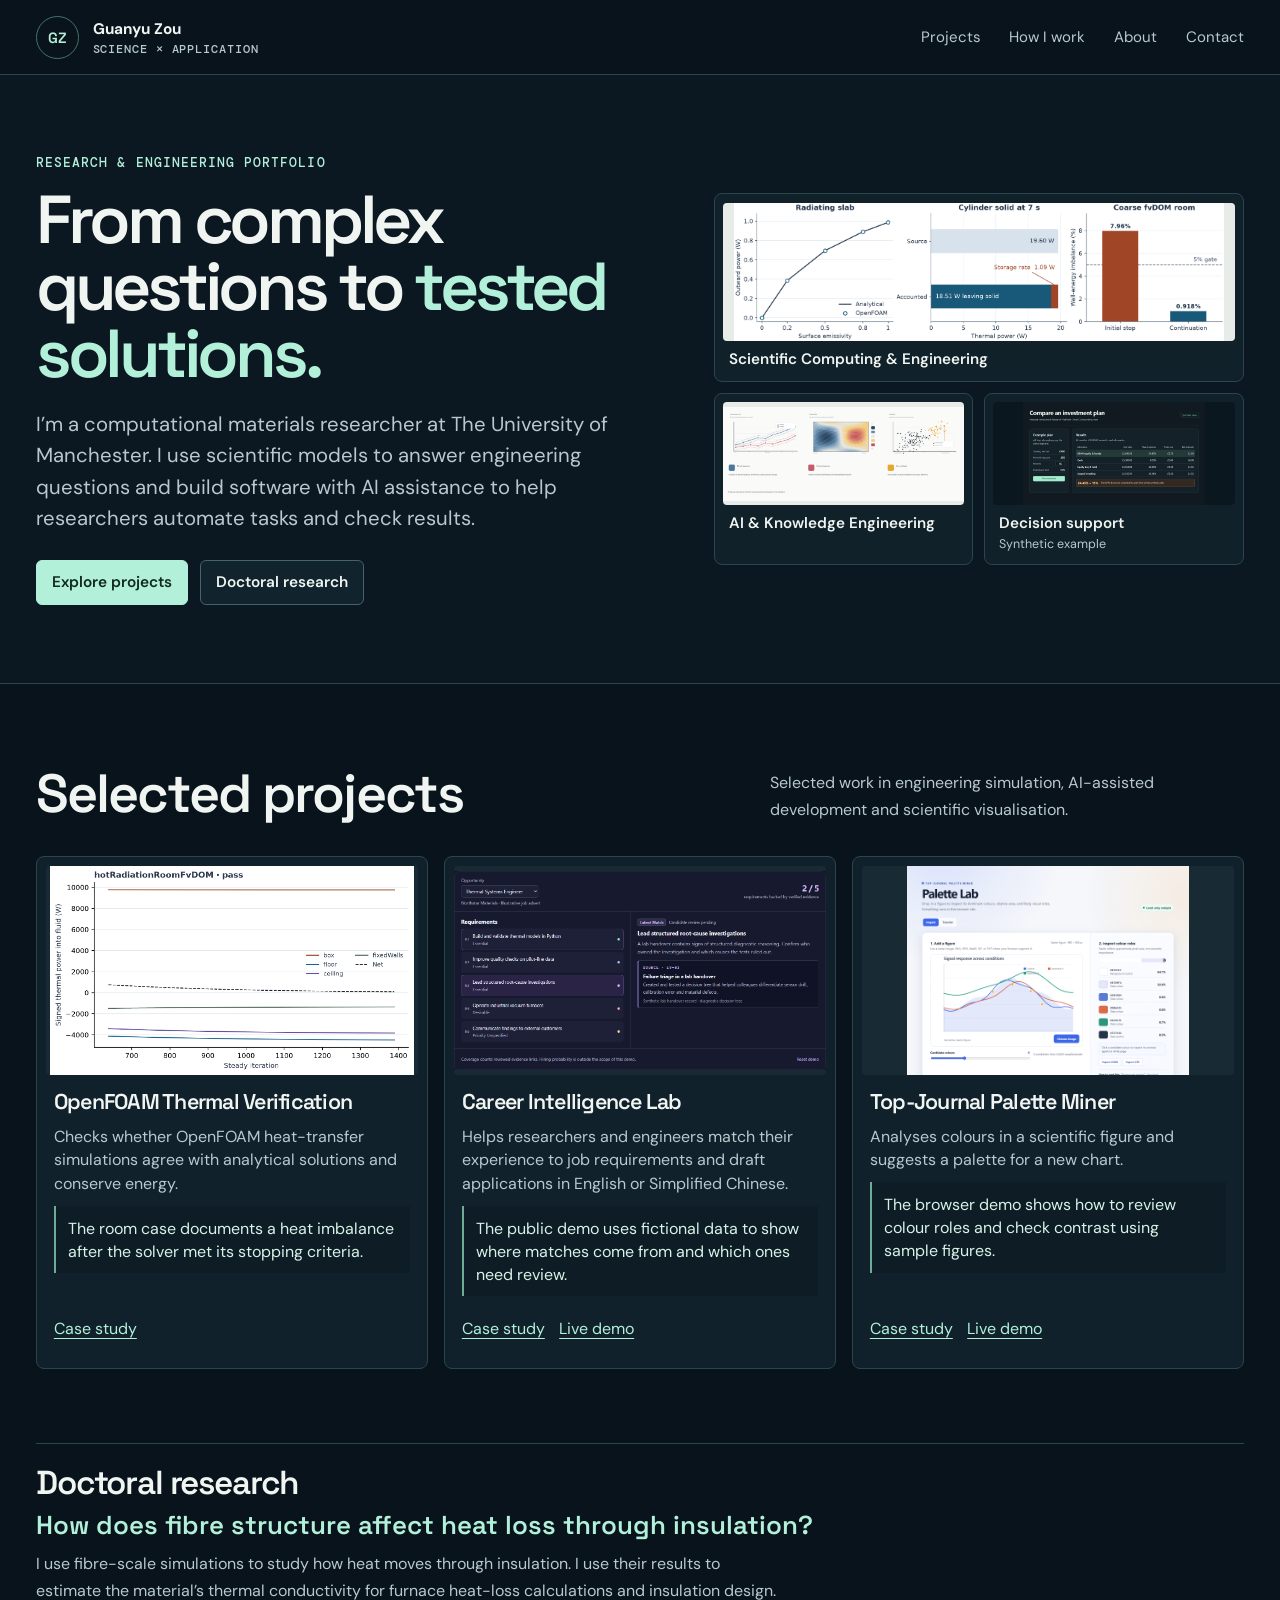
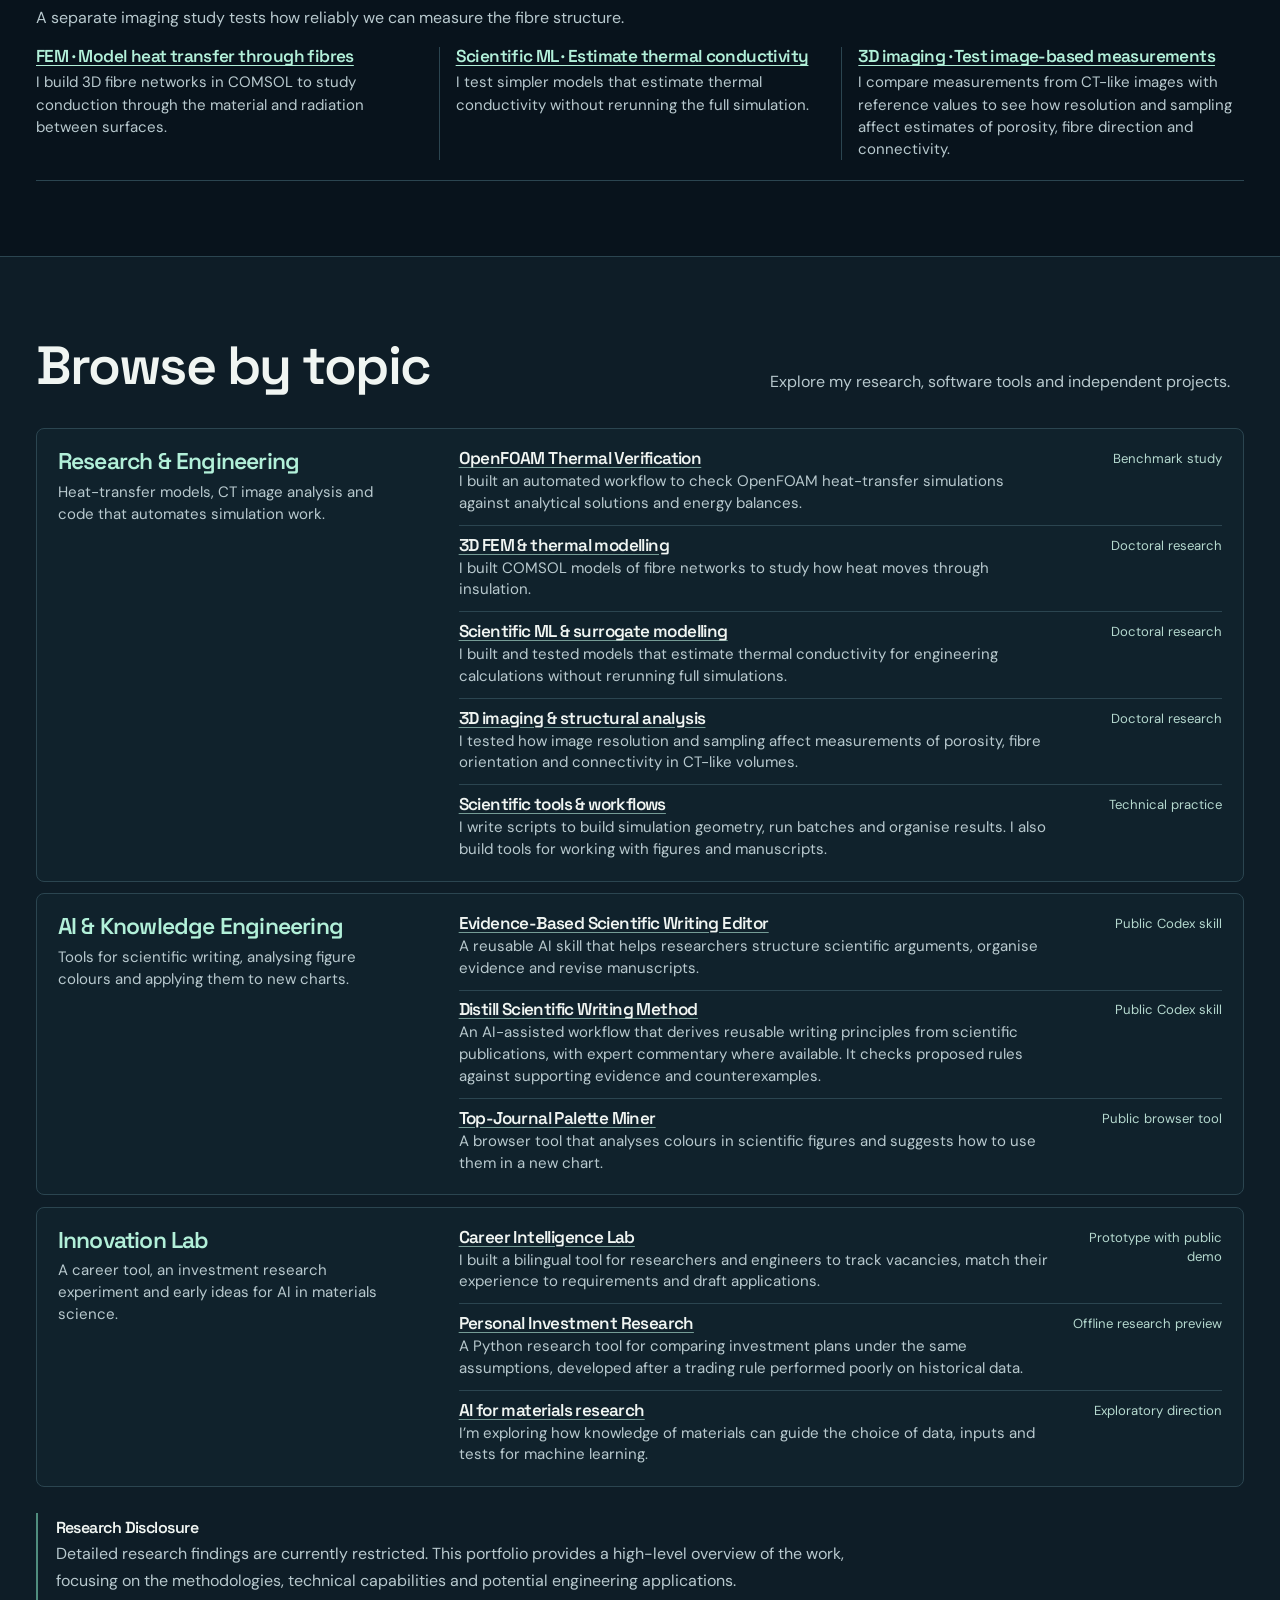
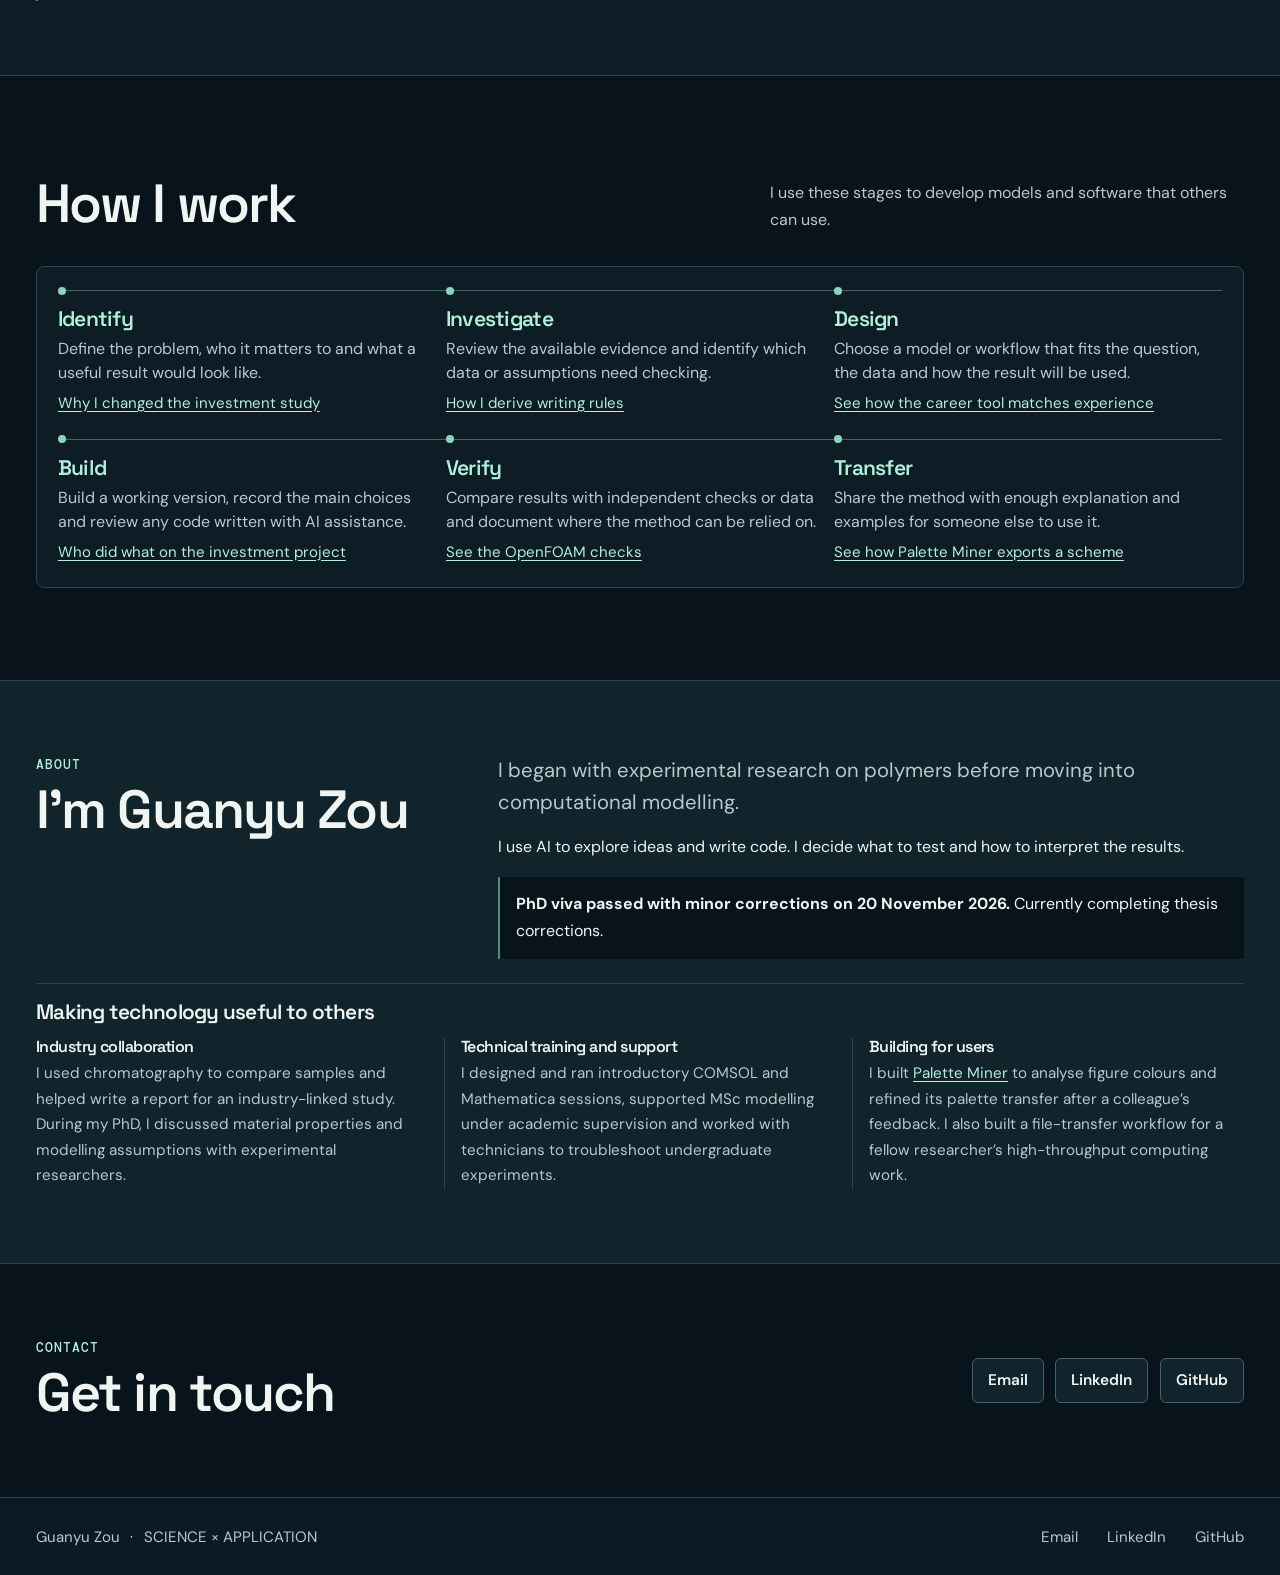
<file: index.html>
<!doctype html>
<html lang="en">
<head>
  <meta charset="utf-8">
  <meta name="viewport" content="width=device-width, initial-scale=1">
  <meta name="theme-color" content="#08131c">
  <title>Guanyu Zou | Research &amp; Technology Portfolio</title>
  <meta name="description" content="Guanyu Zou’s work spans computational materials research at The University of Manchester, engineering models, simulation automation and AI-assisted tools.">
  <link rel="canonical" href="https://guanyuzooou.github.io/guanyu-zou-portfolio-public/">
  <link rel="icon" href="assets/favicon.svg" type="image/svg+xml">
  <link rel="stylesheet" href="styles.css">
  <link rel="stylesheet" href="portfolio-v2.css">
  <meta property="og:type" content="website">
  <meta property="og:site_name" content="Guanyu Zou · Research &amp; Technology">
  <meta property="og:locale" content="en_GB">
  <meta property="og:title" content="Guanyu Zou | Research &amp; Technology Portfolio">
  <meta property="og:description" content="Guanyu Zou’s work spans computational materials research at The University of Manchester, engineering models, simulation automation and AI-assisted tools.">
  <meta property="og:url" content="https://guanyuzooou.github.io/guanyu-zou-portfolio-public/">
  <meta property="og:image" content="https://guanyuzooou.github.io/guanyu-zou-portfolio-public/assets/social-preview-v2.png">
  <meta property="og:image:width" content="1200">
  <meta property="og:image:height" content="630">
  <meta property="og:image:alt" content="Guanyu Zou, research and technology portfolio">
  <meta name="twitter:card" content="summary_large_image">
  <meta name="twitter:title" content="Guanyu Zou | Research &amp; Technology Portfolio">
  <meta name="twitter:description" content="Guanyu Zou’s work spans computational materials research at The University of Manchester, engineering models, simulation automation and AI-assisted tools.">
  <meta name="twitter:image" content="https://guanyuzooou.github.io/guanyu-zou-portfolio-public/assets/social-preview-v2.png">
  <script src="portfolio-v2.js" defer></script>
</head>
<body class="v2-page">
<a class="skip-link" href="#main-content">Skip to main content</a>
<header class="v2-header">
  <div class="v2-wrap v2-header-inner">
    <a class="v2-brand" href="index.html" aria-label="Guanyu Zou home">
      <span class="v2-brand-mark" aria-hidden="true">GZ</span>
      <span><strong>Guanyu Zou</strong><small>SCIENCE × APPLICATION</small></span>
    </a>
    <button type="button" class="v2-menu-toggle" aria-expanded="false" aria-controls="portfolio-navigation" hidden>Menu</button>
    <nav id="portfolio-navigation" class="v2-nav" aria-label="Main navigation"><a href="#work">Projects</a>
<a href="#approach">How I work</a>
<a href="#about">About</a>
<a href="#contact">Contact</a></nav>
  </div>
</header>
<main id="main-content" tabindex="-1">
<section class="v2-hero" id="top">
  <div class="v2-wrap v2-hero-grid">
    <div class="v2-hero-copy">
      <p class="v2-kicker">Research &amp; engineering portfolio</p>
      <h1>From complex questions to <em>tested solutions.</em></h1>
      <p class="v2-lead">I’m a computational materials researcher at The University of Manchester. I use scientific models to answer engineering questions and build software with AI assistance to help researchers automate tasks and check results.</p>
      <div class="v2-actions">
        <a class="v2-button v2-button-primary" href="#work">Explore projects</a>
        <a class="v2-button" href="#doctoral-research">Doctoral research</a>
      </div>
    </div>
    <nav class="v2-practice-grid" aria-label="Areas of practice">
      <a class="v2-practice-tile v2-practice-engineering" href="#research">
        <div class="v2-practice-media">
          <img src="assets/projects/openfoam-verification.png" width="2623" height="741" alt="Three OpenFOAM plots comparing a simulation with an analytical solution and checking heat balances" fetchpriority="high">
        </div>
        <span>Scientific Computing &amp; Engineering</span>
      </a>
      <a class="v2-practice-tile v2-practice-colour" href="#knowledge">
        <div class="v2-practice-media">
          <img src="assets/projects/palette-gallery.png" width="1500" height="585" alt="Three synthetic examples showing how colours can distinguish groups, show order and highlight a result">
        </div>
        <span>AI &amp; Knowledge Engineering</span>
      </a>
      <a class="v2-practice-tile v2-practice-decision" href="#lab">
        <div class="v2-practice-media">
          <img src="assets/projects/investment-comparison.png" width="1280" height="720" alt="Investment Research screen comparing four plans using simulated prices">
        </div>
        <span>Decision support<small>Synthetic example</small></span>
      </a>
    </nav>
  </div>
</section>

<section class="v2-section v2-wrap v2-featured" id="work">
  <div class="v2-section-head"><h2>Selected projects</h2><p>Selected work in engineering simulation, AI-assisted development and scientific visualisation.</p></div>
  <div class="v2-feature-grid"><article class="v2-feature-card">
  <div class="v2-feature-image"><img src="assets/projects/openfoam-room.png" alt="Wall heat flows and their net total as the OpenFOAM room run continues" loading="lazy" decoding="async"></div>
  <div class="v2-feature-body">
    <h3>OpenFOAM Thermal Verification</h3>
    <p class="v2-feature-problem">Checks whether OpenFOAM heat-transfer simulations agree with analytical solutions and conserve energy.</p>
    <p class="v2-feature-proof">The room case documents a heat imbalance after the solver met its stopping criteria.</p>
    <div class="v2-feature-actions"><a href="openfoam.html" aria-label="Case study: OpenFOAM Thermal Verification">Case study</a></div>
  </div>
</article>
<article class="v2-feature-card">
  <div class="v2-feature-image"><img src="assets/projects/career-evidence.png" alt="Career Intelligence Lab demo showing a job requirement, a possible match, its source and a question to check" loading="lazy" decoding="async"></div>
  <div class="v2-feature-body">
    <h3>Career Intelligence Lab</h3>
    <p class="v2-feature-problem">Helps researchers and engineers match their experience to job requirements and draft applications in English or Simplified Chinese.</p>
    <p class="v2-feature-proof">The public demo uses fictional data to show where matches come from and which ones need review.</p>
    <div class="v2-feature-actions"><a href="career-intelligence.html" aria-label="Case study: Career Intelligence Lab">Case study</a><a href="https://guanyuzooou.github.io/career-intelligence-lab/" aria-label="Live demo: Career Intelligence Lab">Live demo</a></div>
  </div>
</article>
<article class="v2-feature-card">
  <div class="v2-feature-image"><img src="assets/projects/palette-inspect.png" alt="Palette Lab Inspect interface showing extracted colour candidates and visual roles for its built-in synthetic figure" loading="lazy" decoding="async"></div>
  <div class="v2-feature-body">
    <h3>Top-Journal Palette Miner</h3>
    <p class="v2-feature-problem">Analyses colours in a scientific figure and suggests a palette for a new chart.</p>
    <p class="v2-feature-proof">The browser demo shows how to review colour roles and check contrast using sample figures.</p>
    <div class="v2-feature-actions"><a href="palette-miner.html" aria-label="Case study: Top-Journal Palette Miner">Case study</a><a href="https://guanyuzooou.github.io/top-journal-palette-miner/" aria-label="Live demo: Top-Journal Palette Miner">Live demo</a></div>
  </div>
</article></div>
</section>

<section class="v2-wrap v2-doctoral" id="doctoral-research" aria-labelledby="doctoral-research-heading">
  <h2 id="doctoral-research-heading">Doctoral research</h2>
  <p class="v2-research-question">How does fibre structure affect heat loss through insulation?</p>
  <p>I use fibre-scale simulations to study how heat moves through insulation. I use their results to estimate the material’s thermal conductivity for furnace heat-loss calculations and insulation design. A separate imaging study tests how reliably we can measure the fibre structure.</p>
  <ul>
    <li>
      <h3><a href="fem.html">FEM · Model heat transfer through fibres</a></h3>
      <p>I build 3D fibre networks in COMSOL to study conduction through the material and radiation between surfaces.</p>
    </li>
    <li>
      <h3><a href="ml.html">Scientific ML · Estimate thermal conductivity</a></h3>
      <p>I test simpler models that estimate thermal conductivity without rerunning the full simulation.</p>
    </li>
    <li>
      <h3><a href="imaging.html">3D imaging · Test image-based measurements</a></h3>
      <p>I compare measurements from CT-like images with reference values to see how resolution and sampling affect estimates of porosity, fibre direction and connectivity.</p>
    </li>
  </ul>
</section>

<section class="v2-section v2-directory" id="skills">
  <div class="v2-wrap" id="tools">
    <div class="v2-section-head"><h2>Browse by topic</h2><p>Explore my research, software tools and independent projects.</p></div>
    <section class="v2-project-group" data-project-group="research" id="research" aria-labelledby="research-heading">
  <div class="v2-project-group-intro">
    <h3 id="research-heading">
      <span data-category-label>Research &amp; Engineering</span>
      <button type="button" class="v2-category-toggle" aria-expanded="true" aria-controls="research-projects" hidden>Research &amp; Engineering<span aria-hidden="true"></span></button>
    </h3>
    <p>Heat-transfer models, CT image analysis and code that automates simulation work.</p>
  </div>
  <ul id="research-projects"><li class="v2-project-row">
  <div><h4><a href="openfoam.html">OpenFOAM Thermal Verification</a></h4><p>I built an automated workflow to check OpenFOAM heat-transfer simulations against analytical solutions and energy balances.</p></div>
  <span class="v2-project-state">Benchmark study</span>
</li>
<li class="v2-project-row">
  <div><h4><a href="fem.html">3D FEM &amp; thermal modelling</a></h4><p>I built COMSOL models of fibre networks to study how heat moves through insulation.</p></div>
  <span class="v2-project-state">Doctoral research</span>
</li>
<li class="v2-project-row">
  <div><h4><a href="ml.html">Scientific ML &amp; surrogate modelling</a></h4><p>I built and tested models that estimate thermal conductivity for engineering calculations without rerunning full simulations.</p></div>
  <span class="v2-project-state">Doctoral research</span>
</li>
<li class="v2-project-row">
  <div><h4><a href="imaging.html">3D imaging &amp; structural analysis</a></h4><p>I tested how image resolution and sampling affect measurements of porosity, fibre orientation and connectivity in CT-like volumes.</p></div>
  <span class="v2-project-state">Doctoral research</span>
</li>
<li class="v2-project-row">
  <div><h4><a href="tools.html">Scientific tools &amp; workflows</a></h4><p>I write scripts to build simulation geometry, run batches and organise results. I also build tools for working with figures and manuscripts.</p></div>
  <span class="v2-project-state">Technical practice</span>
</li></ul>
</section>
<section class="v2-project-group" data-project-group="knowledge" id="knowledge" aria-labelledby="knowledge-heading">
  <div class="v2-project-group-intro">
    <h3 id="knowledge-heading">
      <span data-category-label>AI &amp; Knowledge Engineering</span>
      <button type="button" class="v2-category-toggle" aria-expanded="true" aria-controls="knowledge-projects" hidden>AI &amp; Knowledge Engineering<span aria-hidden="true"></span></button>
    </h3>
    <p>Tools for scientific writing, analysing figure colours and applying them to new charts.</p>
  </div>
  <ul id="knowledge-projects"><li class="v2-project-row">
  <div><h4><a href="writing-editor.html">Evidence-Based Scientific Writing Editor</a></h4><p>A reusable AI skill that helps researchers structure scientific arguments, organise evidence and revise manuscripts.</p></div>
  <span class="v2-project-state">Public Codex skill</span>
</li>
<li class="v2-project-row">
  <div><h4><a href="writing-method.html">Distill Scientific Writing Method</a></h4><p>An AI-assisted workflow that derives reusable writing principles from scientific publications, with expert commentary where available. It checks proposed rules against supporting evidence and counterexamples.</p></div>
  <span class="v2-project-state">Public Codex skill</span>
</li>
<li class="v2-project-row">
  <div><h4><a href="palette-miner.html">Top-Journal Palette Miner</a></h4><p>A browser tool that analyses colours in scientific figures and suggests how to use them in a new chart.</p></div>
  <span class="v2-project-state">Public browser tool</span>
</li></ul>
</section>
<section class="v2-project-group" data-project-group="innovation" id="lab" aria-labelledby="innovation-heading">
  <div class="v2-project-group-intro">
    <h3 id="innovation-heading">
      <span data-category-label>Innovation Lab</span>
      <button type="button" class="v2-category-toggle" aria-expanded="true" aria-controls="innovation-projects" hidden>Innovation Lab<span aria-hidden="true"></span></button>
    </h3>
    <p>A career tool, an investment research experiment and early ideas for AI in materials science.</p>
  </div>
  <ul id="innovation-projects"><li class="v2-project-row">
  <div><h4><a href="career-intelligence.html">Career Intelligence Lab</a></h4><p>I built a bilingual tool for researchers and engineers to track vacancies, match their experience to requirements and draft applications.</p></div>
  <span class="v2-project-state">Prototype with public demo</span>
</li>
<li class="v2-project-row">
  <div><h4><a href="investment-research.html">Personal Investment Research</a></h4><p>A Python research tool for comparing investment plans under the same assumptions, developed after a trading rule performed poorly on historical data.</p></div>
  <span class="v2-project-state">Offline research preview</span>
</li>
<li class="v2-project-row">
  <div><h4><a href="ai-for-science.html">AI for materials research</a></h4><p>I’m exploring how knowledge of materials can guide the choice of data, inputs and tests for machine learning.</p></div>
  <span class="v2-project-state">Exploratory direction</span>
</li></ul>
</section>
    <aside class="v2-disclosure"><h3>Research Disclosure</h3><p>Detailed research findings are currently restricted. This portfolio provides a high-level overview of the work, focusing on the methodologies, technical capabilities and potential engineering applications.</p></aside>
  </div>
</section>

<section class="v2-section v2-wrap v2-method-section" id="approach">
  <div class="v2-section-head"><h2>How I work</h2><p>I use these stages to develop models and software that others can use.</p></div>
  <ol class="v2-method">
    <li><h3>Identify</h3><p>Define the problem, who it matters to and what a useful result would look like.</p><a href="investment-research.html">Why I changed the investment study</a></li>
    <li><h3>Investigate</h3><p>Review the available evidence and identify which data or assumptions need checking.</p><a href="writing-method.html">How I derive writing rules</a></li>
    <li><h3>Design</h3><p>Choose a model or workflow that fits the question, the data and how the result will be used.</p><a href="career-intelligence.html">See how the career tool matches experience</a></li>
    <li><h3>Build</h3><p>Build a working version, record the main choices and review any code written with AI assistance.</p><a href="investment-research.html#decisions-and-collaboration">Who did what on the investment project</a></li>
    <li><h3>Verify</h3><p>Compare results with independent checks or data and document where the method can be relied on.</p><a href="openfoam.html">See the OpenFOAM checks</a></li>
    <li><h3>Transfer</h3><p>Share the method with enough explanation and examples for someone else to use it.</p><a href="palette-miner.html">See how Palette Miner exports a scheme</a></li>
  </ol>
</section>

<section class="v2-section v2-about" id="about">
  <div class="v2-wrap v2-about-grid">
    <div><p class="v2-kicker">About</p><h2>I’m Guanyu Zou</h2></div>
    <div class="v2-about-copy">
      <p class="v2-lead">I began with experimental research on polymers before moving into computational modelling.</p>
      <p>I use AI to explore ideas and write code. I decide what to test and how to interpret the results.</p>
      <p class="v2-viva"><strong>PhD viva passed with minor corrections on 20 November 2026.</strong> Currently completing thesis corrections.</p>
    </div>
    <section class="v2-collaboration" id="collaboration" aria-labelledby="collaboration-heading">
      <h3 id="collaboration-heading">Making technology useful to others</h3>
      <ul>
        <li>
          <h4>Industry collaboration</h4>
          <p>I used chromatography to compare samples and helped write a report for an industry-linked study. During my PhD, I discussed material properties and modelling assumptions with experimental researchers.</p>
        </li>
        <li>
          <h4>Technical training and support</h4>
          <p>I designed and ran introductory COMSOL and Mathematica sessions, supported MSc modelling under academic supervision and worked with technicians to troubleshoot undergraduate experiments.</p>
        </li>
        <li>
          <h4>Building for users</h4>
          <p>I built <a href="palette-miner.html">Palette Miner</a> to analyse figure colours and refined its palette transfer after a colleague’s feedback. I also built a file-transfer workflow for a fellow researcher’s high-throughput computing work.</p>
        </li>
      </ul>
    </section>
  </div>
</section>
<section class="v2-section v2-wrap v2-contact" id="contact">
  <div><p class="v2-kicker">Contact</p><h2>Get in touch</h2></div>
  <div class="v2-actions"><a class="v2-button" href="mailto:guanyuuzouuu@outlook.com">Email</a>
<a class="v2-button" href="https://www.linkedin.com/in/guanyu-zou/">LinkedIn</a>
<a class="v2-button" href="https://github.com/GuanyuZooou">GitHub</a></div>
</section>
</main>
<footer class="v2-footer">
  <div class="v2-wrap"><span>Guanyu Zou <span class="v2-footer-separator">·</span> SCIENCE × APPLICATION</span>
    <nav aria-label="Contact links"><a href="mailto:guanyuuzouuu@outlook.com">Email</a>
<a href="https://www.linkedin.com/in/guanyu-zou/">LinkedIn</a>
<a href="https://github.com/GuanyuZooou">GitHub</a></nav>
  </div>
</footer>
</body>
</html>
</file>
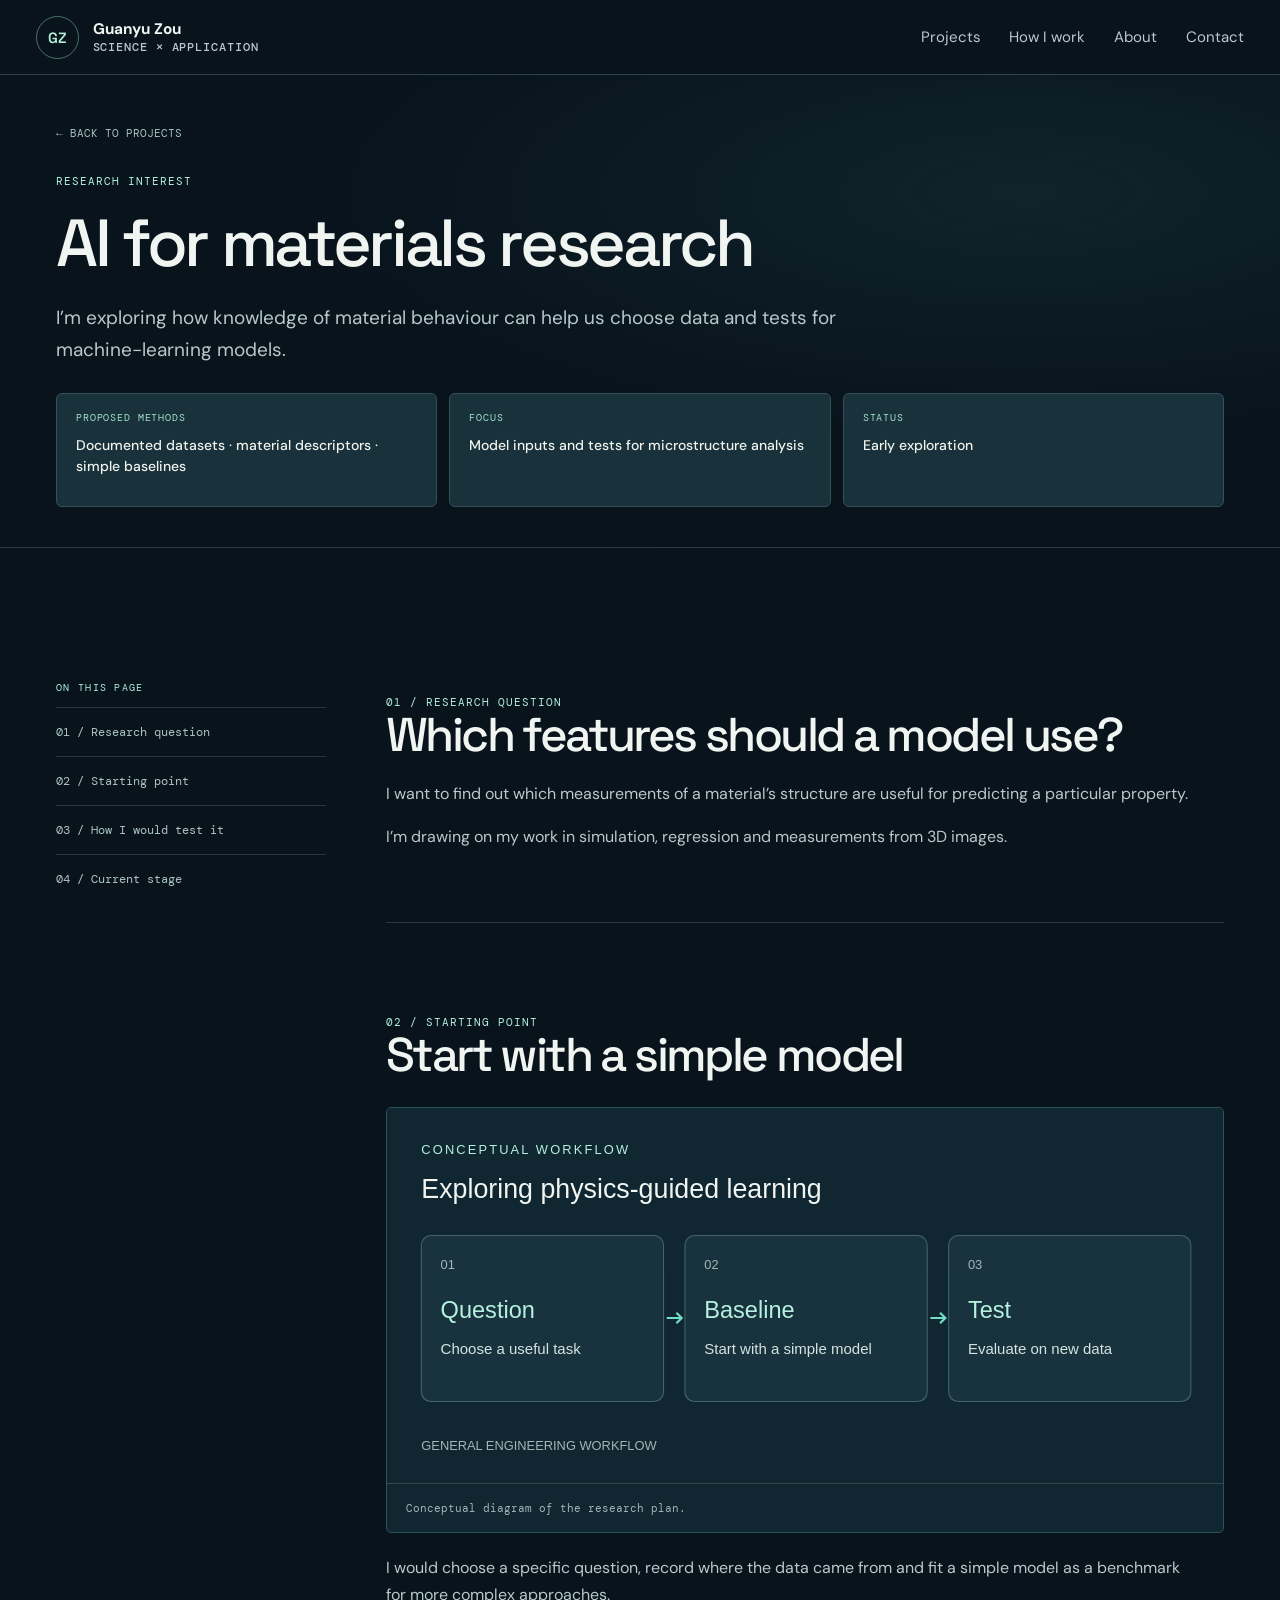
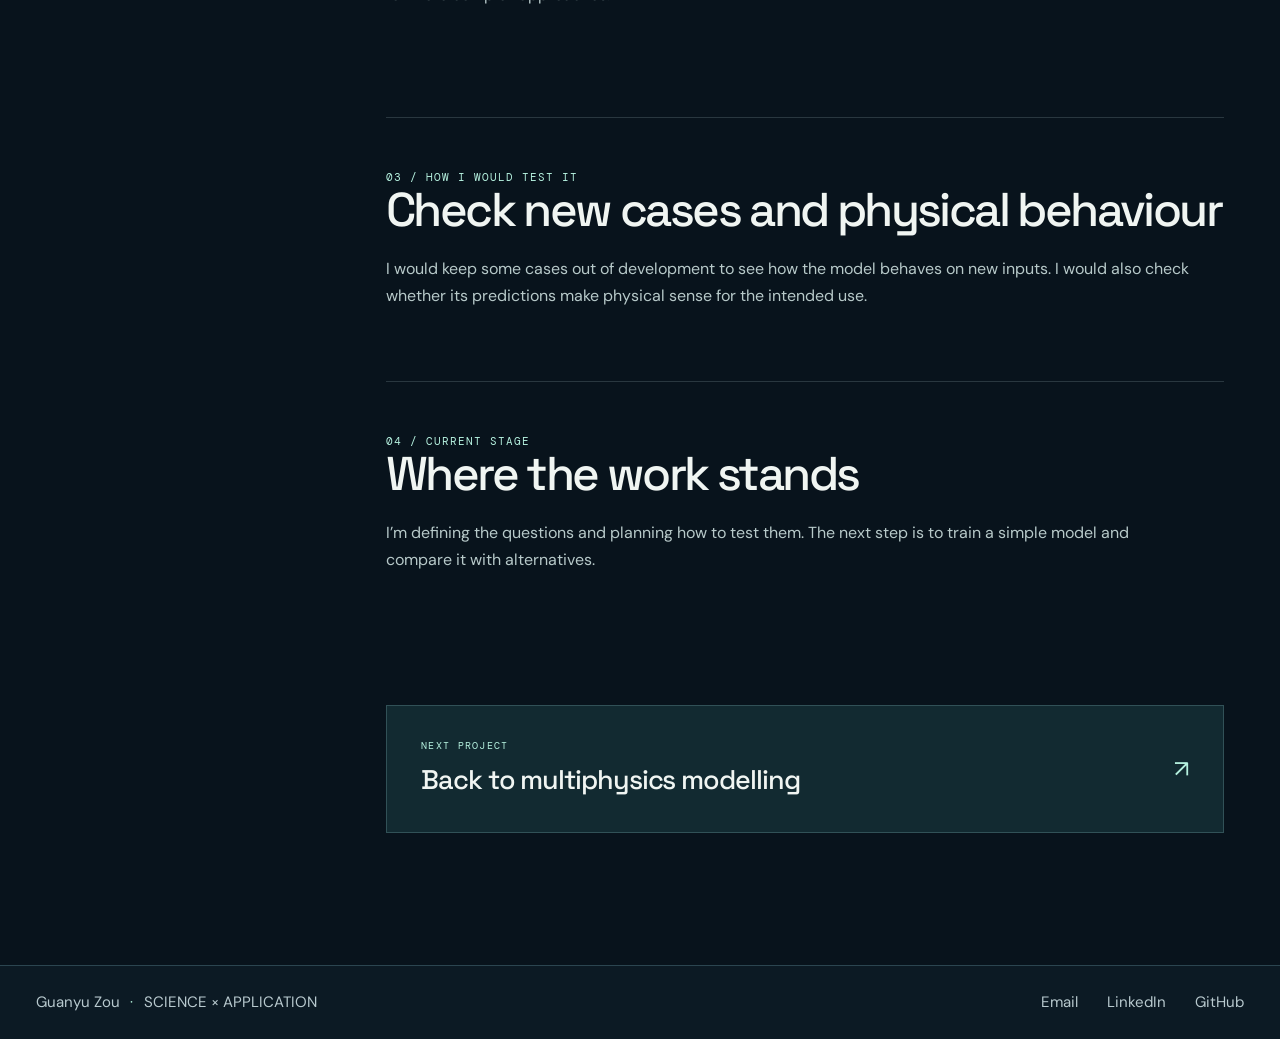
<file: ai-for-science.html>
<!doctype html><html lang="en"><head>
<meta charset="utf-8"/><meta name="viewport" content="width=device-width, initial-scale=1"/>
<title>AI for materials research | Guanyu Zou</title><meta name="description" content="I’m exploring how knowledge of material behaviour can help us choose data and tests for machine-learning models."/>
<meta name="theme-color" content="#08131c"/><meta name="robots" content="index,follow"/>
<link rel="icon" type="image/svg+xml" href="assets/favicon.svg"/><link rel="stylesheet" href="styles.css"/>
<link rel="canonical" href="https://guanyuzooou.github.io/guanyu-zou-portfolio-public/ai-for-science.html"/>
<meta property="og:type" content="website"/><meta property="og:site_name" content="Guanyu Zou · Research &amp; Technology"/>
<meta property="og:title" content="AI for materials research | Guanyu Zou"/><meta property="og:description" content="I’m exploring how knowledge of material behaviour can help us choose data and tests for machine-learning models."/>
<meta property="og:url" content="https://guanyuzooou.github.io/guanyu-zou-portfolio-public/ai-for-science.html"/><meta property="og:image" content="https://guanyuzooou.github.io/guanyu-zou-portfolio-public/assets/social-preview-v2.png"/>
<meta property="og:image:width" content="1200"/><meta property="og:image:height" content="630"/><meta property="og:image:alt" content="Guanyu Zou, research and technology portfolio"/>
<meta name="twitter:card" content="summary_large_image"/><meta name="twitter:title" content="AI for materials research | Guanyu Zou"/><meta name="twitter:description" content="I’m exploring how knowledge of material behaviour can help us choose data and tests for machine-learning models."/><meta name="twitter:image" content="https://guanyuzooou.github.io/guanyu-zou-portfolio-public/assets/social-preview-v2.png"/>
<link rel="stylesheet" href="portfolio-v2.css"><script src="portfolio-v2.js" defer></script></head><body><a class="skip-link" href="#main-content">Skip to main content</a>
<header class="v2-header">
  <div class="v2-wrap v2-header-inner">
    <a class="v2-brand" href="index.html" aria-label="Guanyu Zou home">
      <span class="v2-brand-mark" aria-hidden="true">GZ</span>
      <span><strong>Guanyu Zou</strong><small>SCIENCE × APPLICATION</small></span>
    </a>
    <button type="button" class="v2-menu-toggle" aria-expanded="false" aria-controls="portfolio-navigation" hidden>Menu</button>
    <nav id="portfolio-navigation" class="v2-nav" aria-label="Main navigation"><a href="index.html#work">Projects</a>
<a href="index.html#approach">How I work</a>
<a href="index.html#about">About</a>
<a href="index.html#contact">Contact</a></nav>
  </div>
</header><main id="main-content"><section class="case-hero"><div class="wrap"><a class="back-link" href="index.html#work">← BACK TO PROJECTS</a><div class="case-kicker">RESEARCH INTEREST</div><h1 class="case-title">AI for materials research</h1><p class="case-intro">I’m exploring how knowledge of material behaviour can help us choose data and tests for machine-learning models.</p><div class="case-toolkit"><div class="case-toolkit-item"><span>PROPOSED METHODS</span><strong>Documented datasets · material descriptors · simple baselines</strong></div><div class="case-toolkit-item"><span>FOCUS</span><strong>Model inputs and tests for microstructure analysis</strong></div><div class="case-toolkit-item"><span>STATUS</span><strong>Early exploration</strong></div></div></div></section><div class="section wrap case-story"><aside class="case-side" aria-label="Page sections"><p class="mono">ON THIS PAGE</p><a href="#challenge">01 / Research question</a><a href="#approach">02 / Starting point</a><a href="#verification">03 / How I would test it</a><a href="#capability">04 / Current stage</a></aside><div class="case-main"><section class="case-chapter" id="challenge"><div class="case-kicker">01 / RESEARCH QUESTION</div><h2>Which features should a model use?</h2><p>I want to find out which measurements of a material’s structure are useful for predicting a particular property.</p><p>I’m drawing on my work in simulation, regression and measurements from 3D images.</p></section><section class="case-chapter" id="approach"><div class="case-kicker">02 / STARTING POINT</div><h2>Start with a simple model</h2><figure class="case-figure public-visual"><img src="assets/ai-workflow.svg" width="780" height="350" loading="lazy" alt="Illustration of a proposed workflow for choosing a research question, setting a simple baseline and planning the tests"/><figcaption>Conceptual diagram of the research plan.</figcaption></figure><p>I would choose a specific question, record where the data came from and fit a simple model as a benchmark for more complex approaches.</p></section><section class="case-chapter" id="verification"><div class="case-kicker">03 / HOW I WOULD TEST IT</div><h2>Check new cases and physical behaviour</h2><p>I would keep some cases out of development to see how the model behaves on new inputs. I would also check whether its predictions make physical sense for the intended use.</p></section><section class="case-chapter" id="capability"><div class="case-kicker">04 / CURRENT STAGE</div><h2>Where the work stands</h2><p>I’m defining the questions and planning how to test them. The next step is to train a simple model and compare it with alternatives.</p></section><div class="case-next"><div><span class="mono">NEXT PROJECT</span><h3>Back to multiphysics modelling</h3></div><a aria-label="Read the next project" href="fem.html">↗</a></div></div></div></main><footer class="v2-footer">
  <div class="v2-wrap"><span>Guanyu Zou <span class="v2-footer-separator">·</span> SCIENCE × APPLICATION</span>
    <nav aria-label="Contact links"><a href="mailto:guanyuuzouuu@outlook.com">Email</a>
<a href="https://www.linkedin.com/in/guanyu-zou/">LinkedIn</a>
<a href="https://github.com/GuanyuZooou">GitHub</a></nav>
  </div>
</footer><script defer src="site-config.js"></script><script defer src="script.js"></script></body></html>
</file>
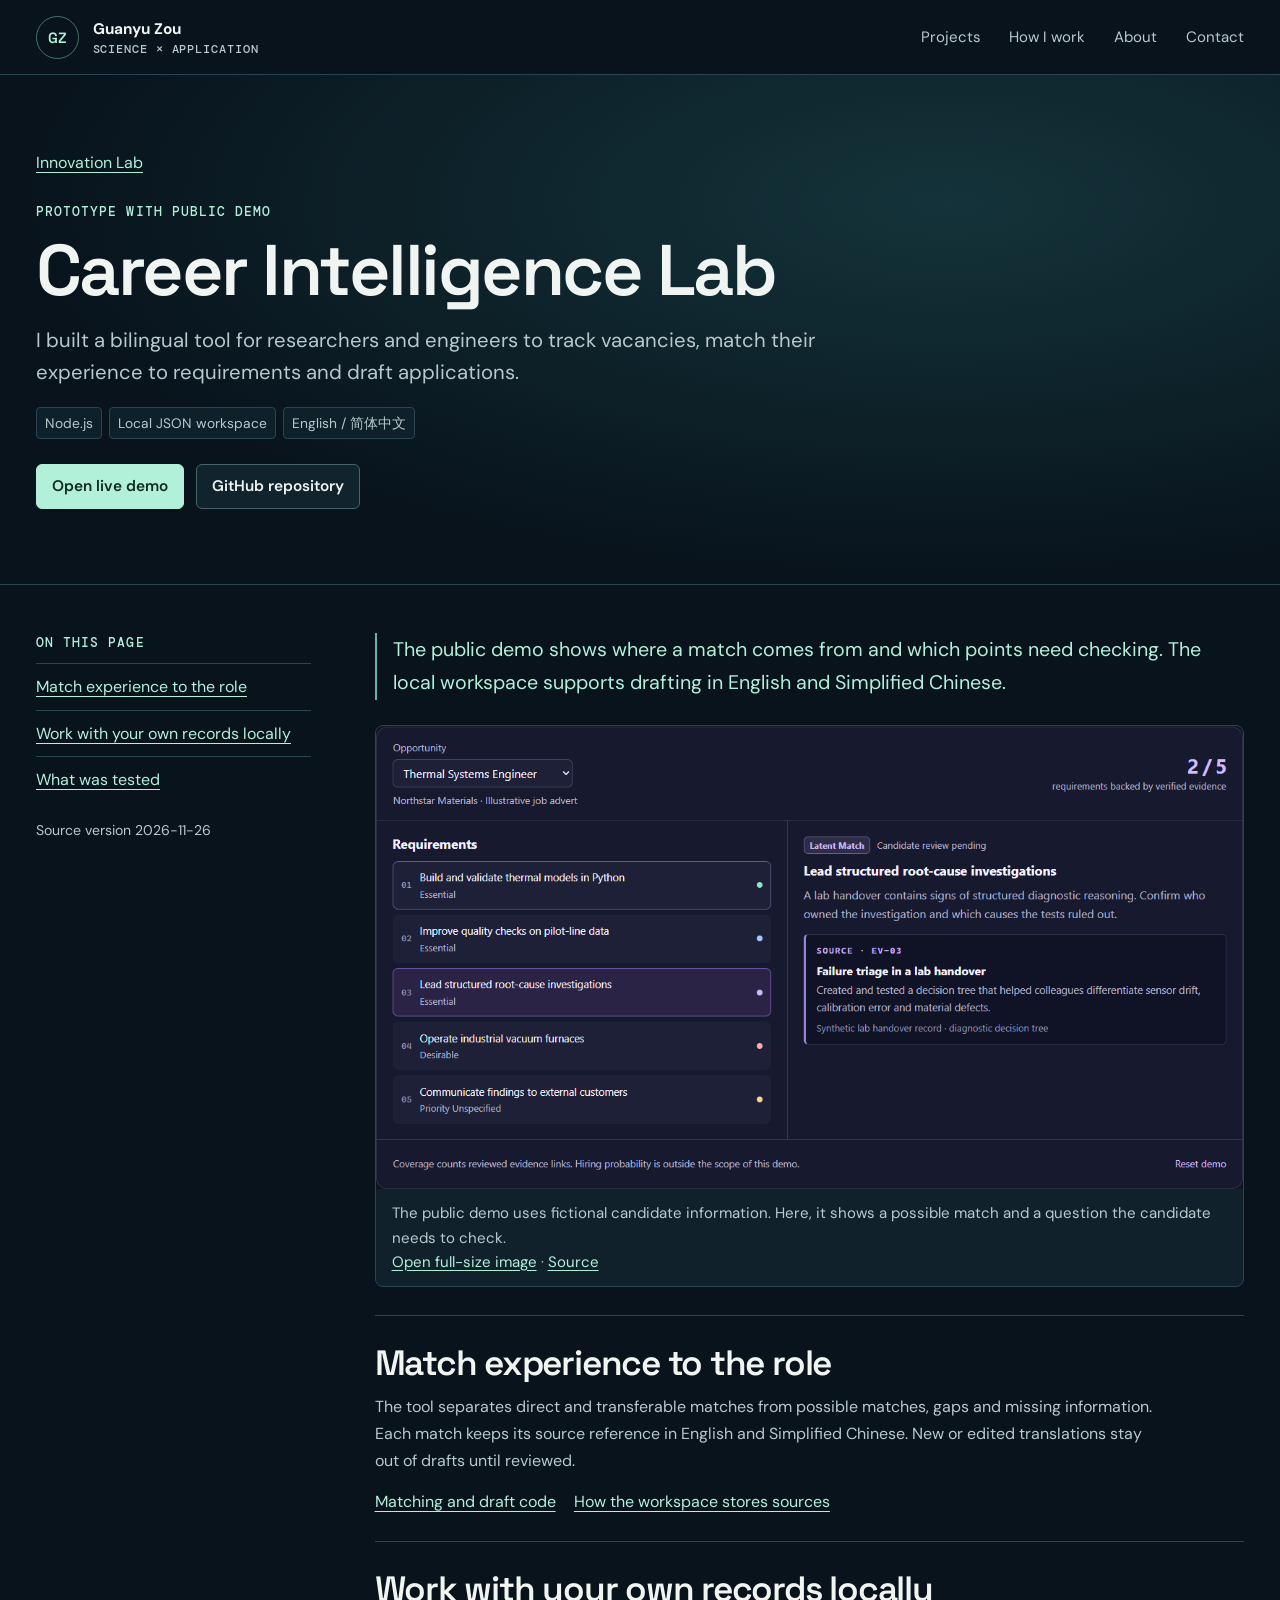
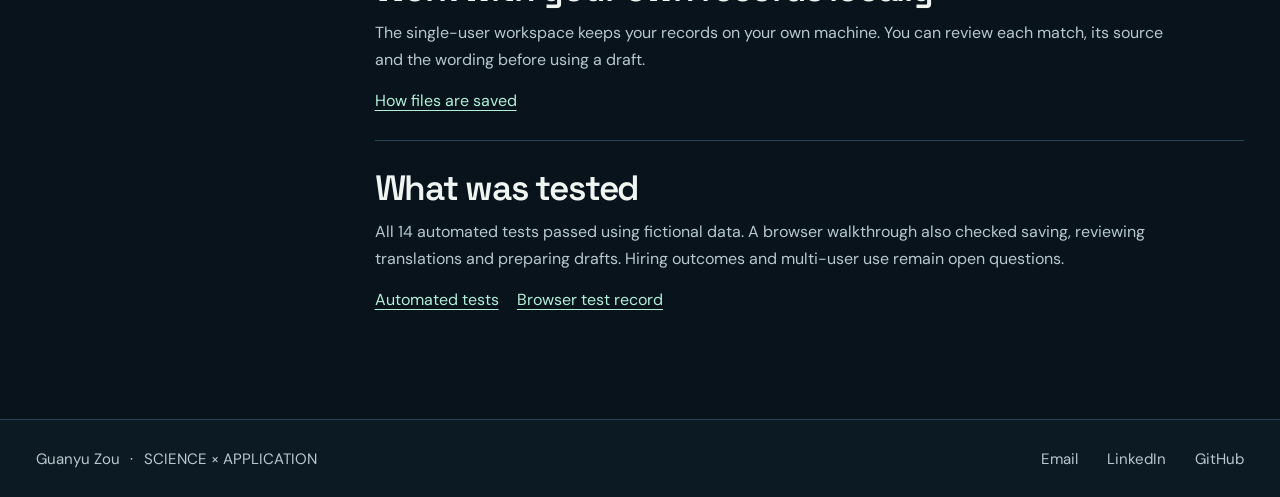
<file: career-intelligence.html>
<!doctype html>
<html lang="en">
<head>
  <meta charset="utf-8">
  <meta name="viewport" content="width=device-width, initial-scale=1">
  <meta name="theme-color" content="#08131c">
  <title>Career Intelligence Lab | Guanyu Zou</title>
  <meta name="description" content="I built a bilingual tool for researchers and engineers to track vacancies, match their experience to requirements and draft applications.">
  <link rel="canonical" href="https://guanyuzooou.github.io/guanyu-zou-portfolio-public/career-intelligence.html">
  <link rel="icon" href="assets/favicon.svg" type="image/svg+xml">
  <link rel="stylesheet" href="styles.css">
  <link rel="stylesheet" href="portfolio-v2.css">
  <meta property="og:type" content="website">
  <meta property="og:site_name" content="Guanyu Zou · Research &amp; Technology">
  <meta property="og:locale" content="en_GB">
  <meta property="og:title" content="Career Intelligence Lab | Guanyu Zou">
  <meta property="og:description" content="I built a bilingual tool for researchers and engineers to track vacancies, match their experience to requirements and draft applications.">
  <meta property="og:url" content="https://guanyuzooou.github.io/guanyu-zou-portfolio-public/career-intelligence.html">
  <meta property="og:image" content="https://guanyuzooou.github.io/guanyu-zou-portfolio-public/assets/social-preview-v2.png">
  <meta property="og:image:width" content="1200">
  <meta property="og:image:height" content="630">
  <meta property="og:image:alt" content="Guanyu Zou, research and technology portfolio">
  <meta name="twitter:card" content="summary_large_image">
  <meta name="twitter:title" content="Career Intelligence Lab | Guanyu Zou">
  <meta name="twitter:description" content="I built a bilingual tool for researchers and engineers to track vacancies, match their experience to requirements and draft applications.">
  <meta name="twitter:image" content="https://guanyuzooou.github.io/guanyu-zou-portfolio-public/assets/social-preview-v2.png">
  <script src="portfolio-v2.js" defer></script>
</head>
<body class="v2-page">
<a class="skip-link" href="#main-content">Skip to main content</a>
<header class="v2-header">
  <div class="v2-wrap v2-header-inner">
    <a class="v2-brand" href="index.html" aria-label="Guanyu Zou home">
      <span class="v2-brand-mark" aria-hidden="true">GZ</span>
      <span><strong>Guanyu Zou</strong><small>SCIENCE × APPLICATION</small></span>
    </a>
    <button type="button" class="v2-menu-toggle" aria-expanded="false" aria-controls="portfolio-navigation" hidden>Menu</button>
    <nav id="portfolio-navigation" class="v2-nav" aria-label="Main navigation"><a href="index.html#work">Projects</a>
<a href="index.html#approach">How I work</a>
<a href="index.html#about">About</a>
<a href="index.html#contact">Contact</a></nav>
  </div>
</header>
<main id="main-content" tabindex="-1">
<header class="v2-case-header">
  <div class="v2-wrap">
    <a class="v2-text-link" href="index.html#lab">Innovation Lab</a>
    <p class="v2-kicker">Prototype with public demo</p>
    <h1>Career Intelligence Lab</h1>
    <p class="v2-lead">I built a bilingual tool for researchers and engineers to track vacancies, match their experience to requirements and draft applications.</p>
    <ul class="v2-tags" aria-label="Technologies and methods"><li>Node.js</li><li>Local JSON workspace</li><li>English / 简体中文</li></ul>
    <div class="v2-actions"><a class="v2-button v2-button-primary" href="https://guanyuzooou.github.io/career-intelligence-lab/">Open live demo</a><a class="v2-button" href="https://github.com/GuanyuZooou/career-intelligence-lab">GitHub repository</a></div>
  </div>
</header>
<div class="v2-wrap v2-case-content">
  <aside class="v2-case-aside"><p class="v2-kicker">On this page</p><nav aria-label="Case sections"><ul><li><a href="#start-with-proof-for-each-requirement">Match experience to the role</a></li><li><a href="#keep-the-private-workbench-local">Work with your own records locally</a></li><li><a href="#what-was-tested">What was tested</a></li></ul></nav>
    <p class="v2-reviewed">Source version <time datetime="2026-11-26">2026-11-26</time></p>
  </aside>
  <div class="v2-case-main">
    <p class="v2-case-outcome">The public demo shows where a match comes from and which points need checking. The local workspace supports drafting in English and Simplified Chinese.</p>
    <figure class="v2-case-figure">
  <a href="assets/projects/career-evidence.png" aria-label="Open full-size image: Career Intelligence Lab demo showing a job requirement, a possible match, its source and a question to check"><img src="assets/projects/career-evidence.png" alt="Career Intelligence Lab demo showing a job requirement, a possible match, its source and a question to check" loading="lazy" decoding="async"></a>
  <figcaption>The public demo uses fictional candidate information. Here, it shows a possible match and a question the candidate needs to check.
    <span><a href="assets/projects/career-evidence.png">Open full-size image</a> <span aria-hidden="true">·</span> <a href="https://guanyuzooou.github.io/career-intelligence-lab/">Source</a></span>
  </figcaption>
</figure>
    <section class="v2-case-section" id="start-with-proof-for-each-requirement">
  <h2>Match experience to the role</h2>
  <p>The tool separates direct and transferable matches from possible matches, gaps and missing information. Each match keeps its source reference in English and Simplified Chinese. New or edited translations stay out of drafts until reviewed.</p>
  <ul class="v2-evidence-links"><li><a href="https://github.com/GuanyuZooou/career-intelligence-lab/blob/bda2fed44a6452ca3a41fa8d7e9e1783dc672569/site/core.mjs">Matching and draft code</a></li><li><a href="https://github.com/GuanyuZooou/career-intelligence-lab/blob/bda2fed44a6452ca3a41fa8d7e9e1783dc672569/docs/workspace.md">How the workspace stores sources</a></li></ul>
</section><section class="v2-case-section" id="keep-the-private-workbench-local">
  <h2>Work with your own records locally</h2>
  <p>The single-user workspace keeps your records on your own machine. You can review each match, its source and the wording before using a draft.</p>
  <ul class="v2-evidence-links"><li><a href="https://github.com/GuanyuZooou/career-intelligence-lab/blob/bda2fed44a6452ca3a41fa8d7e9e1783dc672569/tools/workspace-file.mjs">How files are saved</a></li></ul>
</section><section class="v2-case-section" id="what-was-tested">
  <h2>What was tested</h2>
  <p>All 14 automated tests passed using fictional data. A browser walkthrough also checked saving, reviewing translations and preparing drafts. Hiring outcomes and multi-user use remain open questions.</p>
  <ul class="v2-evidence-links"><li><a href="https://github.com/GuanyuZooou/career-intelligence-lab/blob/bda2fed44a6452ca3a41fa8d7e9e1783dc672569/tests/workflow.test.mjs">Automated tests</a></li><li><a href="https://github.com/GuanyuZooou/career-intelligence-lab/blob/bda2fed44a6452ca3a41fa8d7e9e1783dc672569/docs/validation-and-release.md">Browser test record</a></li></ul>
</section>


  </div>
</div>
</main>
<footer class="v2-footer">
  <div class="v2-wrap"><span>Guanyu Zou <span class="v2-footer-separator">·</span> SCIENCE × APPLICATION</span>
    <nav aria-label="Contact links"><a href="mailto:guanyuuzouuu@outlook.com">Email</a>
<a href="https://www.linkedin.com/in/guanyu-zou/">LinkedIn</a>
<a href="https://github.com/GuanyuZooou">GitHub</a></nav>
  </div>
</footer>
</body>
</html>
</file>
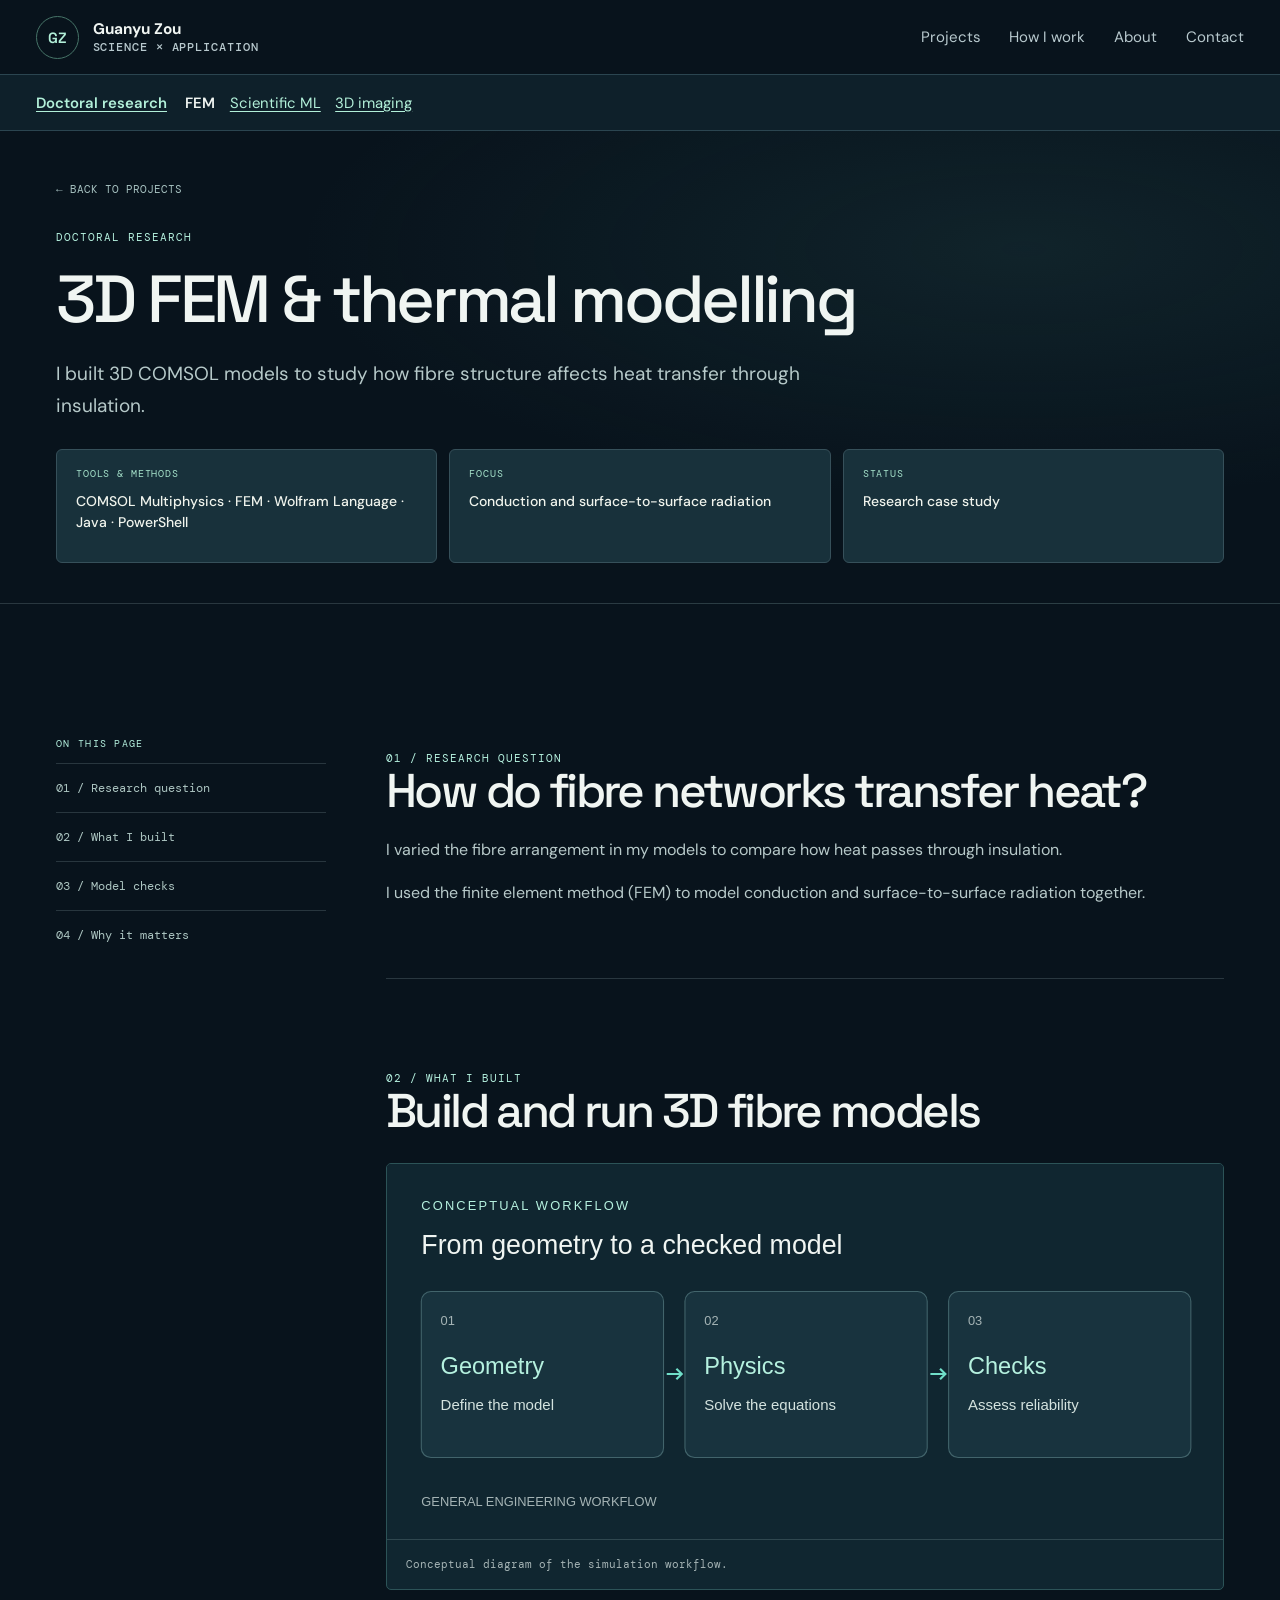
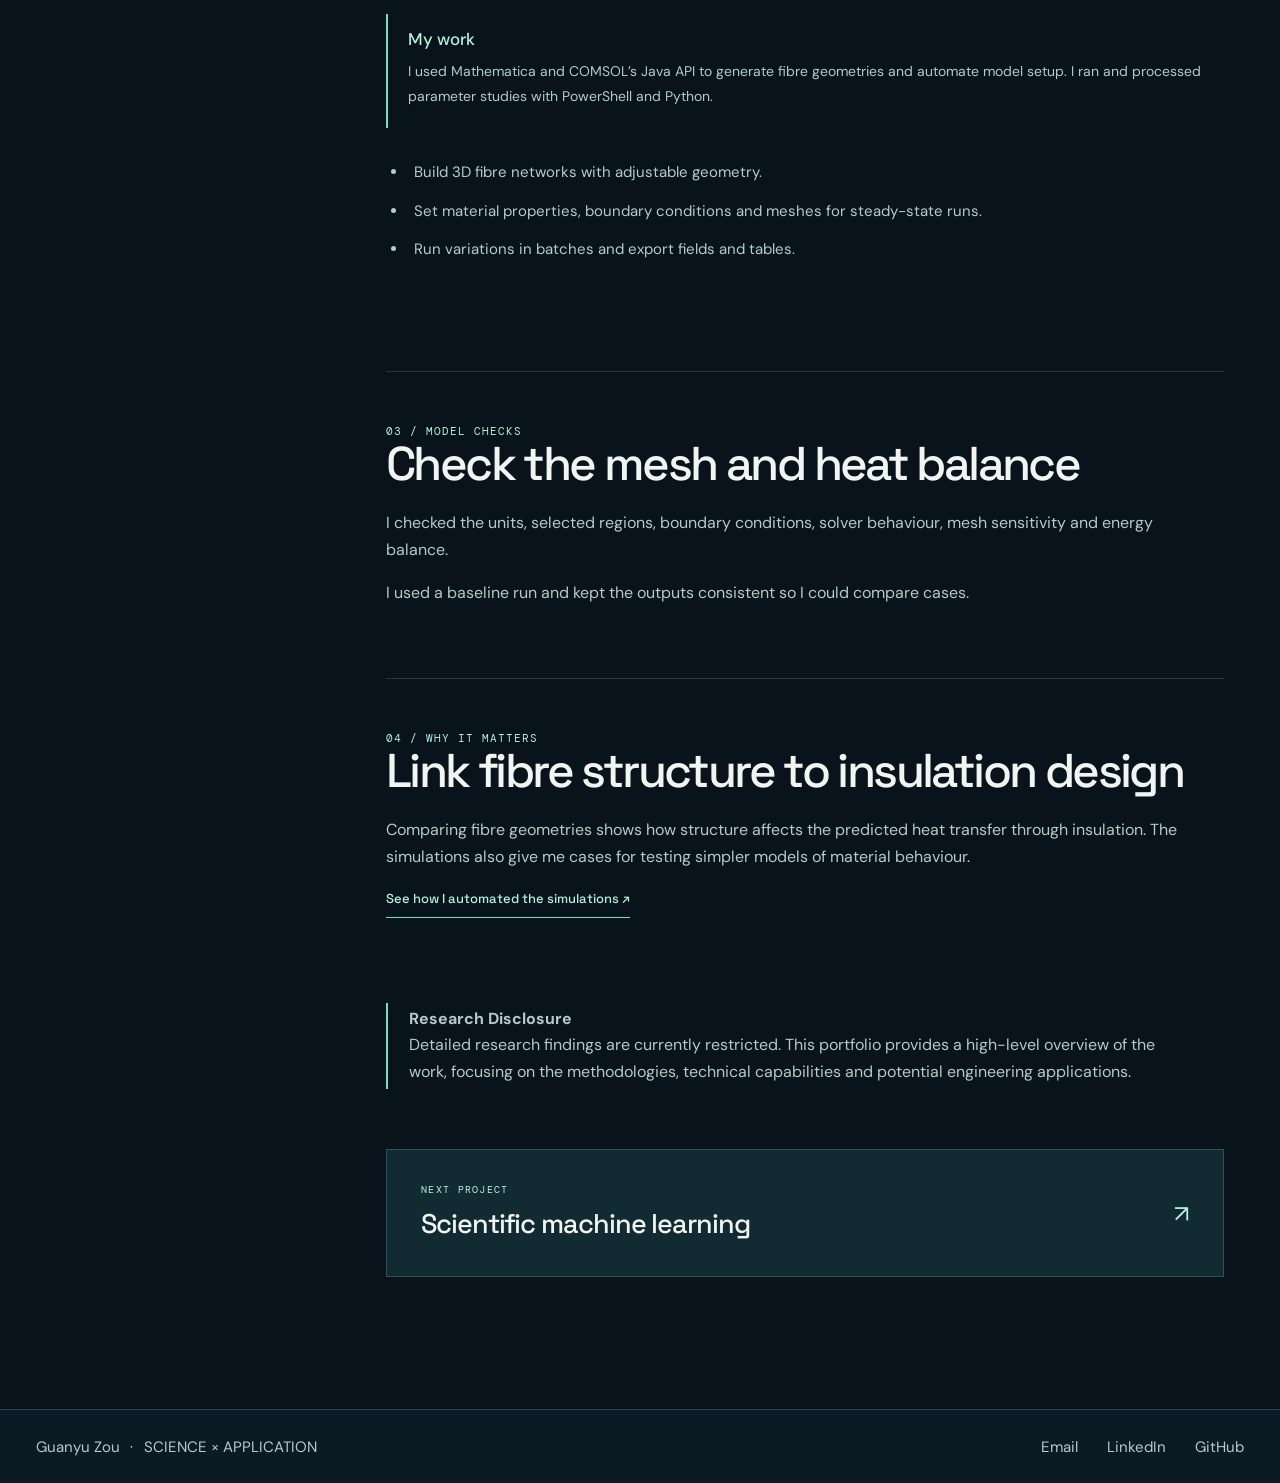
<file: fem.html>
<!doctype html><html lang="en"><head>
<meta charset="utf-8"/><meta name="viewport" content="width=device-width, initial-scale=1"/>
<title>3D FEM &amp; thermal modelling | Guanyu Zou</title><meta name="description" content="I built 3D COMSOL models to study how fibre structure affects heat transfer through insulation."/>
<meta name="theme-color" content="#08131c"/><meta name="robots" content="index,follow"/>
<link rel="icon" type="image/svg+xml" href="assets/favicon.svg"/><link rel="stylesheet" href="styles.css"/>
<link rel="canonical" href="https://guanyuzooou.github.io/guanyu-zou-portfolio-public/fem.html"/>
<meta property="og:type" content="website"/><meta property="og:site_name" content="Guanyu Zou · Research &amp; Technology"/>
<meta property="og:title" content="3D FEM &amp; thermal modelling | Guanyu Zou"/><meta property="og:description" content="I built 3D COMSOL models to study how fibre structure affects heat transfer through insulation."/>
<meta property="og:url" content="https://guanyuzooou.github.io/guanyu-zou-portfolio-public/fem.html"/><meta property="og:image" content="https://guanyuzooou.github.io/guanyu-zou-portfolio-public/assets/social-preview-v2.png"/>
<meta property="og:image:width" content="1200"/><meta property="og:image:height" content="630"/><meta property="og:image:alt" content="Guanyu Zou, research and technology portfolio"/>
<meta name="twitter:card" content="summary_large_image"/><meta name="twitter:title" content="3D FEM &amp; thermal modelling | Guanyu Zou"/><meta name="twitter:description" content="I built 3D COMSOL models to study how fibre structure affects heat transfer through insulation."/><meta name="twitter:image" content="https://guanyuzooou.github.io/guanyu-zou-portfolio-public/assets/social-preview-v2.png"/>
<link rel="stylesheet" href="portfolio-v2.css"><script src="portfolio-v2.js" defer></script></head><body><a class="skip-link" href="#main-content">Skip to main content</a>
<header class="v2-header">
  <div class="v2-wrap v2-header-inner">
    <a class="v2-brand" href="index.html" aria-label="Guanyu Zou home">
      <span class="v2-brand-mark" aria-hidden="true">GZ</span>
      <span><strong>Guanyu Zou</strong><small>SCIENCE × APPLICATION</small></span>
    </a>
    <button type="button" class="v2-menu-toggle" aria-expanded="false" aria-controls="portfolio-navigation" hidden>Menu</button>
    <nav id="portfolio-navigation" class="v2-nav" aria-label="Main navigation"><a href="index.html#work">Projects</a>
<a href="index.html#approach">How I work</a>
<a href="index.html#about">About</a>
<a href="index.html#contact">Contact</a></nav>
  </div>
</header><nav class="v2-research-nav" aria-label="Doctoral research"><div class="v2-wrap"><a href="index.html#doctoral-research">Doctoral research</a><ul><li><a href="fem.html" aria-current="page">FEM</a></li><li><a href="ml.html">Scientific ML</a></li><li><a href="imaging.html">3D imaging</a></li></ul></div></nav><main id="main-content"><section class="case-hero"><div class="wrap"><a class="back-link" href="index.html#work">← BACK TO PROJECTS</a><div class="case-kicker">DOCTORAL RESEARCH</div><h1 class="case-title">3D FEM &amp; thermal modelling</h1><p class="case-intro">I built 3D COMSOL models to study how fibre structure affects heat transfer through insulation.</p><div class="case-toolkit"><div class="case-toolkit-item"><span>TOOLS &amp; METHODS</span><strong>COMSOL Multiphysics · FEM · Wolfram Language · Java · PowerShell</strong></div><div class="case-toolkit-item"><span>FOCUS</span><strong>Conduction and surface-to-surface radiation</strong></div><div class="case-toolkit-item"><span>STATUS</span><strong>Research case study</strong></div></div></div></section><div class="section wrap case-story"><aside class="case-side" aria-label="Page sections"><p class="mono">ON THIS PAGE</p><a href="#challenge">01 / Research question</a><a href="#approach">02 / What I built</a><a href="#verification">03 / Model checks</a><a href="#capability">04 / Why it matters</a></aside><div class="case-main"><section class="case-chapter" id="challenge"><div class="case-kicker">01 / RESEARCH QUESTION</div><h2>How do fibre networks transfer heat?</h2><p>I varied the fibre arrangement in my models to compare how heat passes through insulation.</p><p>I used the finite element method (FEM) to model conduction and surface-to-surface radiation together.</p></section><section class="case-chapter" id="approach"><div class="case-kicker">02 / WHAT I BUILT</div><h2>Build and run 3D fibre models</h2><figure class="case-figure public-visual"><img src="assets/fem-workflow.svg" width="780" height="350" loading="lazy" alt="Conceptual workflow for building a fibre geometry, solving for heat transfer and checking the model"/><figcaption>Conceptual diagram of the simulation workflow.</figcaption></figure><div class="contribution-note"><h3>My work</h3><p>I used Mathematica and COMSOL’s Java API to generate fibre geometries and automate model setup. I ran and processed parameter studies with PowerShell and Python.</p></div><ul class="case-list"><li>Build 3D fibre networks with adjustable geometry.</li><li>Set material properties, boundary conditions and meshes for steady-state runs.</li><li>Run variations in batches and export fields and tables.</li></ul></section><section class="case-chapter" id="verification"><div class="case-kicker">03 / MODEL CHECKS</div><h2>Check the mesh and heat balance</h2><p>I checked the units, selected regions, boundary conditions, solver behaviour, mesh sensitivity and energy balance.</p><p>I used a baseline run and kept the outputs consistent so I could compare cases.</p></section><section class="case-chapter" id="capability"><div class="case-kicker">04 / WHY IT MATTERS</div><h2>Link fibre structure to insulation design</h2><p>Comparing fibre geometries shows how structure affects the predicted heat transfer through insulation. The simulations also give me cases for testing simpler models of material behaviour.</p><a class="link-arrow" href="tools.html#simulation">See how I automated the simulations ↗</a></section><p class="publication-note"><strong>Research Disclosure</strong><br/>Detailed research findings are currently restricted. This portfolio provides a high-level overview of the work, focusing on the methodologies, technical capabilities and potential engineering applications.</p><div class="case-next"><div><span class="mono">NEXT PROJECT</span><h3>Scientific machine learning</h3></div><a aria-label="Read the next project" href="ml.html">↗</a></div></div></div></main><footer class="v2-footer">
  <div class="v2-wrap"><span>Guanyu Zou <span class="v2-footer-separator">·</span> SCIENCE × APPLICATION</span>
    <nav aria-label="Contact links"><a href="mailto:guanyuuzouuu@outlook.com">Email</a>
<a href="https://www.linkedin.com/in/guanyu-zou/">LinkedIn</a>
<a href="https://github.com/GuanyuZooou">GitHub</a></nav>
  </div>
</footer><script defer src="site-config.js"></script><script defer src="script.js"></script></body></html>
</file>
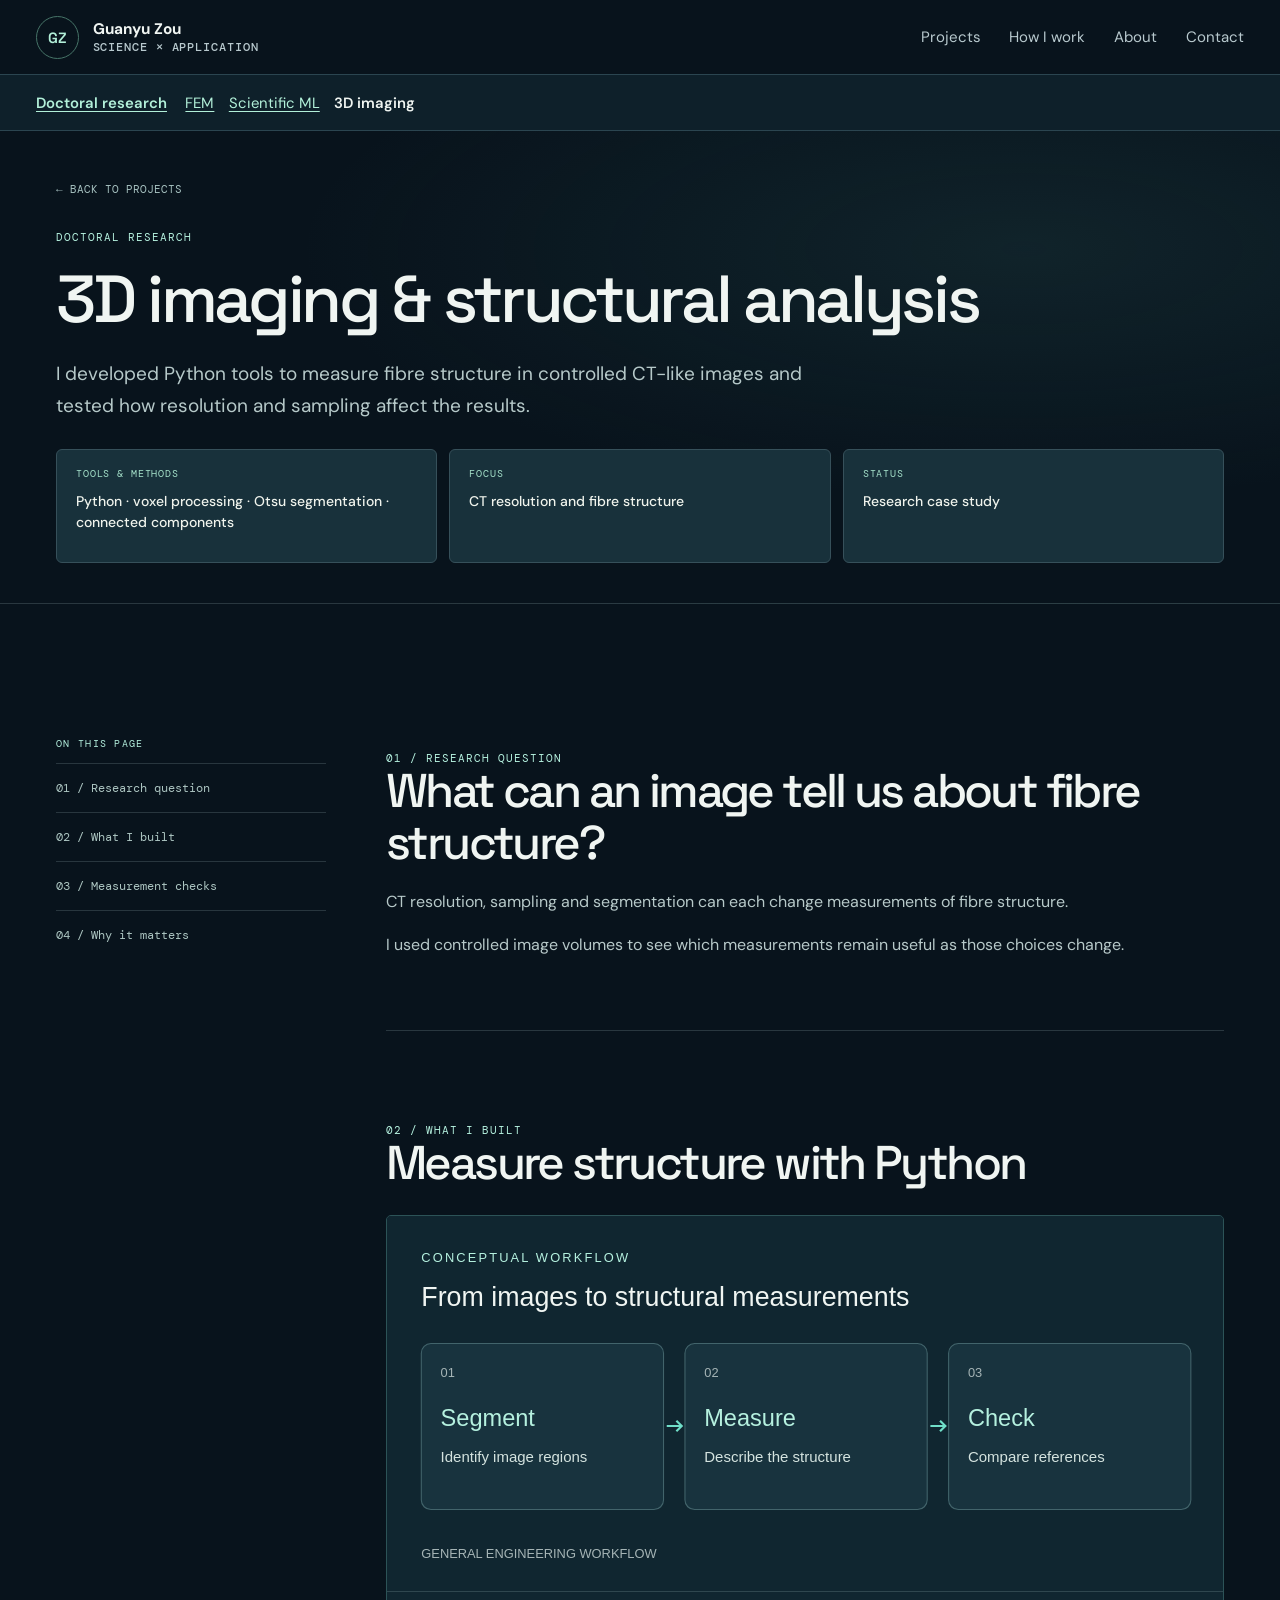
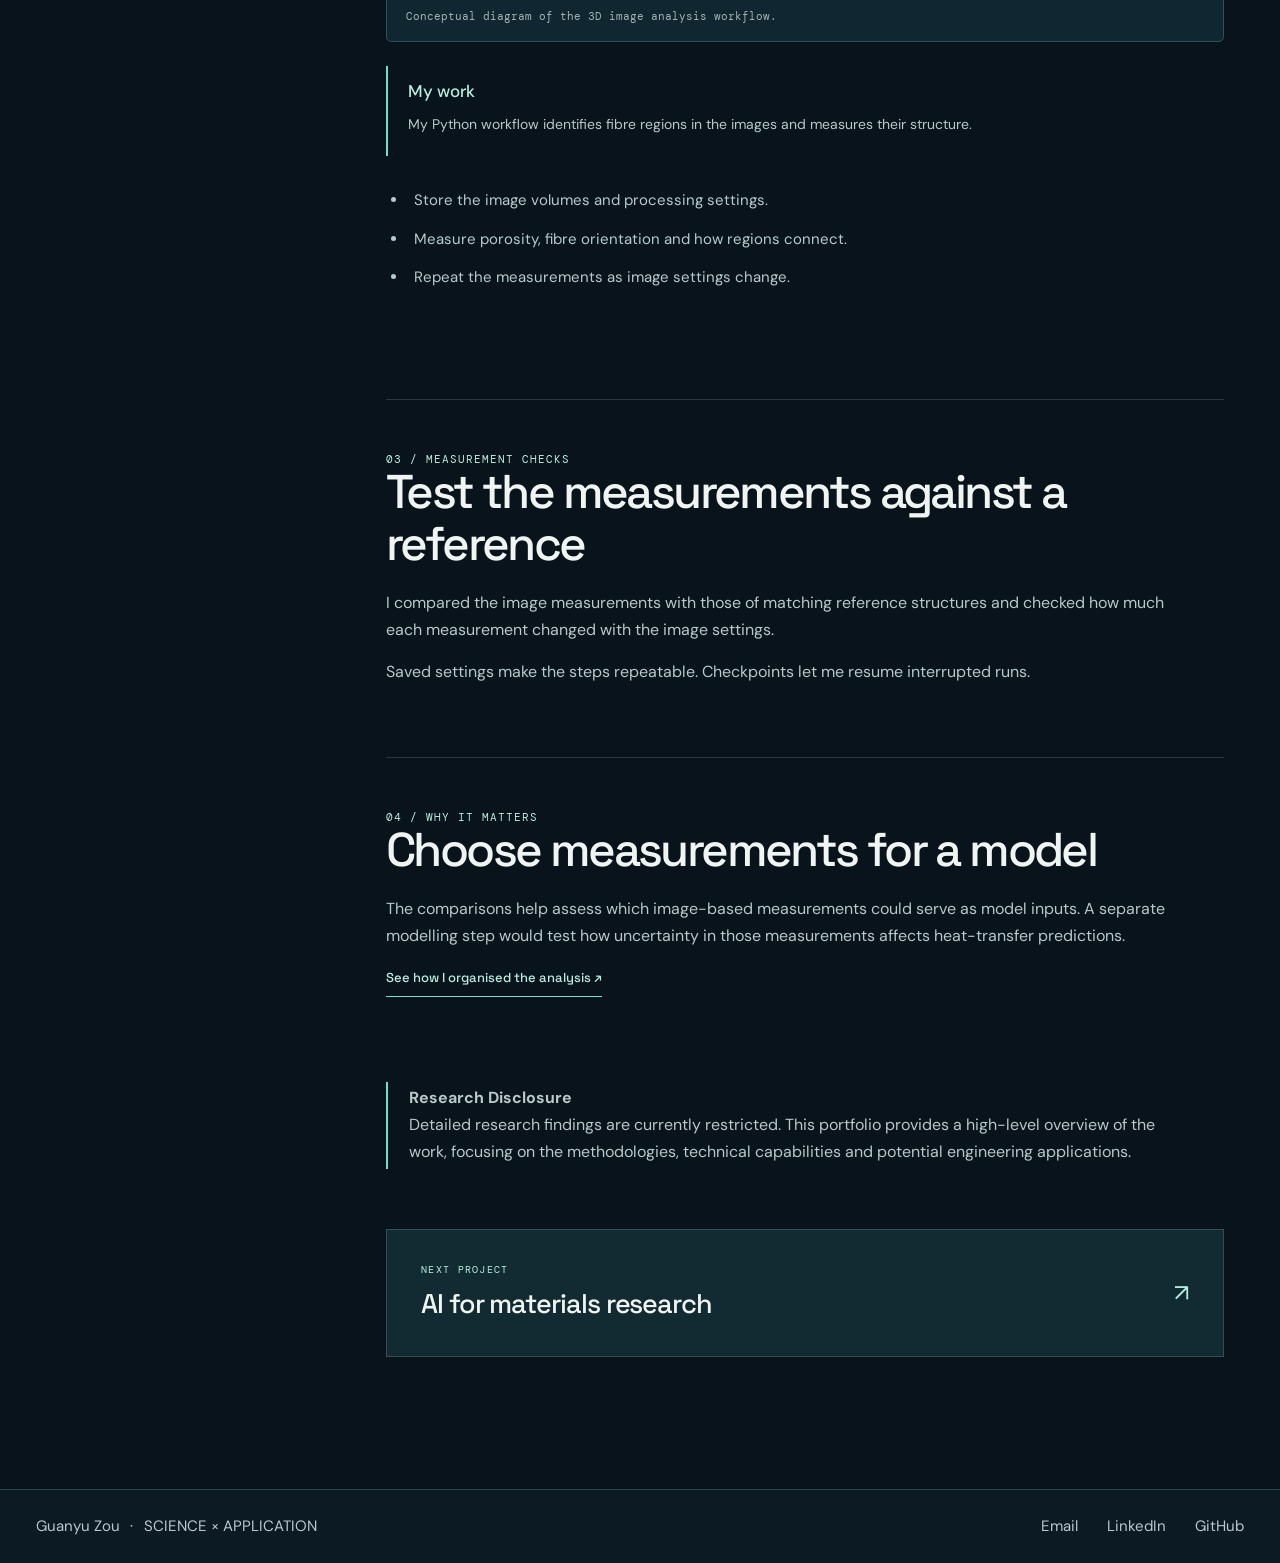
<file: imaging.html>
<!doctype html><html lang="en"><head>
<meta charset="utf-8"/><meta name="viewport" content="width=device-width, initial-scale=1"/>
<title>3D imaging &amp; structural analysis | Guanyu Zou</title><meta name="description" content="I developed Python tools to measure fibre structure in controlled CT-like images and tested how resolution and sampling affect the results."/>
<meta name="theme-color" content="#08131c"/><meta name="robots" content="index,follow"/>
<link rel="icon" type="image/svg+xml" href="assets/favicon.svg"/><link rel="stylesheet" href="styles.css"/>
<link rel="canonical" href="https://guanyuzooou.github.io/guanyu-zou-portfolio-public/imaging.html"/>
<meta property="og:type" content="website"/><meta property="og:site_name" content="Guanyu Zou · Research &amp; Technology"/>
<meta property="og:title" content="3D imaging &amp; structural analysis | Guanyu Zou"/><meta property="og:description" content="I developed Python tools to measure fibre structure in controlled CT-like images and tested how resolution and sampling affect the results."/>
<meta property="og:url" content="https://guanyuzooou.github.io/guanyu-zou-portfolio-public/imaging.html"/><meta property="og:image" content="https://guanyuzooou.github.io/guanyu-zou-portfolio-public/assets/social-preview-v2.png"/>
<meta property="og:image:width" content="1200"/><meta property="og:image:height" content="630"/><meta property="og:image:alt" content="Guanyu Zou, research and technology portfolio"/>
<meta name="twitter:card" content="summary_large_image"/><meta name="twitter:title" content="3D imaging &amp; structural analysis | Guanyu Zou"/><meta name="twitter:description" content="I developed Python tools to measure fibre structure in controlled CT-like images and tested how resolution and sampling affect the results."/><meta name="twitter:image" content="https://guanyuzooou.github.io/guanyu-zou-portfolio-public/assets/social-preview-v2.png"/>
<link rel="stylesheet" href="portfolio-v2.css"><script src="portfolio-v2.js" defer></script></head><body><a class="skip-link" href="#main-content">Skip to main content</a>
<header class="v2-header">
  <div class="v2-wrap v2-header-inner">
    <a class="v2-brand" href="index.html" aria-label="Guanyu Zou home">
      <span class="v2-brand-mark" aria-hidden="true">GZ</span>
      <span><strong>Guanyu Zou</strong><small>SCIENCE × APPLICATION</small></span>
    </a>
    <button type="button" class="v2-menu-toggle" aria-expanded="false" aria-controls="portfolio-navigation" hidden>Menu</button>
    <nav id="portfolio-navigation" class="v2-nav" aria-label="Main navigation"><a href="index.html#work">Projects</a>
<a href="index.html#approach">How I work</a>
<a href="index.html#about">About</a>
<a href="index.html#contact">Contact</a></nav>
  </div>
</header><nav class="v2-research-nav" aria-label="Doctoral research"><div class="v2-wrap"><a href="index.html#doctoral-research">Doctoral research</a><ul><li><a href="fem.html">FEM</a></li><li><a href="ml.html">Scientific ML</a></li><li><a href="imaging.html" aria-current="page">3D imaging</a></li></ul></div></nav><main id="main-content"><section class="case-hero"><div class="wrap"><a class="back-link" href="index.html#work">← BACK TO PROJECTS</a><div class="case-kicker">DOCTORAL RESEARCH</div><h1 class="case-title">3D imaging &amp; structural analysis</h1><p class="case-intro">I developed Python tools to measure fibre structure in controlled CT-like images and tested how resolution and sampling affect the results.</p><div class="case-toolkit"><div class="case-toolkit-item"><span>TOOLS &amp; METHODS</span><strong>Python · voxel processing · Otsu segmentation · connected components</strong></div><div class="case-toolkit-item"><span>FOCUS</span><strong>CT resolution and fibre structure</strong></div><div class="case-toolkit-item"><span>STATUS</span><strong>Research case study</strong></div></div></div></section><div class="section wrap case-story"><aside class="case-side" aria-label="Page sections"><p class="mono">ON THIS PAGE</p><a href="#challenge">01 / Research question</a><a href="#approach">02 / What I built</a><a href="#verification">03 / Measurement checks</a><a href="#capability">04 / Why it matters</a></aside><div class="case-main"><section class="case-chapter" id="challenge"><div class="case-kicker">01 / RESEARCH QUESTION</div><h2>What can an image tell us about fibre structure?</h2><p>CT resolution, sampling and segmentation can each change measurements of fibre structure.</p><p>I used controlled image volumes to see which measurements remain useful as those choices change.</p></section><section class="case-chapter" id="approach"><div class="case-kicker">02 / WHAT I BUILT</div><h2>Measure structure with Python</h2><figure class="case-figure public-visual"><img src="assets/imaging-workflow.svg" width="780" height="350" loading="lazy" alt="Conceptual workflow for separating fibres in a 3D image, measuring their structure and comparing it with a reference"/><figcaption>Conceptual diagram of the 3D image analysis workflow.</figcaption></figure><div class="contribution-note"><h3>My work</h3><p>My Python workflow identifies fibre regions in the images and measures their structure.</p></div><ul class="case-list"><li>Store the image volumes and processing settings.</li><li>Measure porosity, fibre orientation and how regions connect.</li><li>Repeat the measurements as image settings change.</li></ul></section><section class="case-chapter" id="verification"><div class="case-kicker">03 / MEASUREMENT CHECKS</div><h2>Test the measurements against a reference</h2><p>I compared the image measurements with those of matching reference structures and checked how much each measurement changed with the image settings.</p><p>Saved settings make the steps repeatable. Checkpoints let me resume interrupted runs.</p></section><section class="case-chapter" id="capability"><div class="case-kicker">04 / WHY IT MATTERS</div><h2>Choose measurements for a model</h2><p>The comparisons help assess which image-based measurements could serve as model inputs. A separate modelling step would test how uncertainty in those measurements affects heat-transfer predictions.</p><a class="link-arrow" href="tools.html#data">See how I organised the analysis ↗</a></section><p class="publication-note"><strong>Research Disclosure</strong><br/>Detailed research findings are currently restricted. This portfolio provides a high-level overview of the work, focusing on the methodologies, technical capabilities and potential engineering applications.</p><div class="case-next"><div><span class="mono">NEXT PROJECT</span><h3>AI for materials research</h3></div><a aria-label="Read the next project" href="ai-for-science.html">↗</a></div></div></div></main><footer class="v2-footer">
  <div class="v2-wrap"><span>Guanyu Zou <span class="v2-footer-separator">·</span> SCIENCE × APPLICATION</span>
    <nav aria-label="Contact links"><a href="mailto:guanyuuzouuu@outlook.com">Email</a>
<a href="https://www.linkedin.com/in/guanyu-zou/">LinkedIn</a>
<a href="https://github.com/GuanyuZooou">GitHub</a></nav>
  </div>
</footer><script defer src="site-config.js"></script><script defer src="script.js"></script></body></html>
</file>
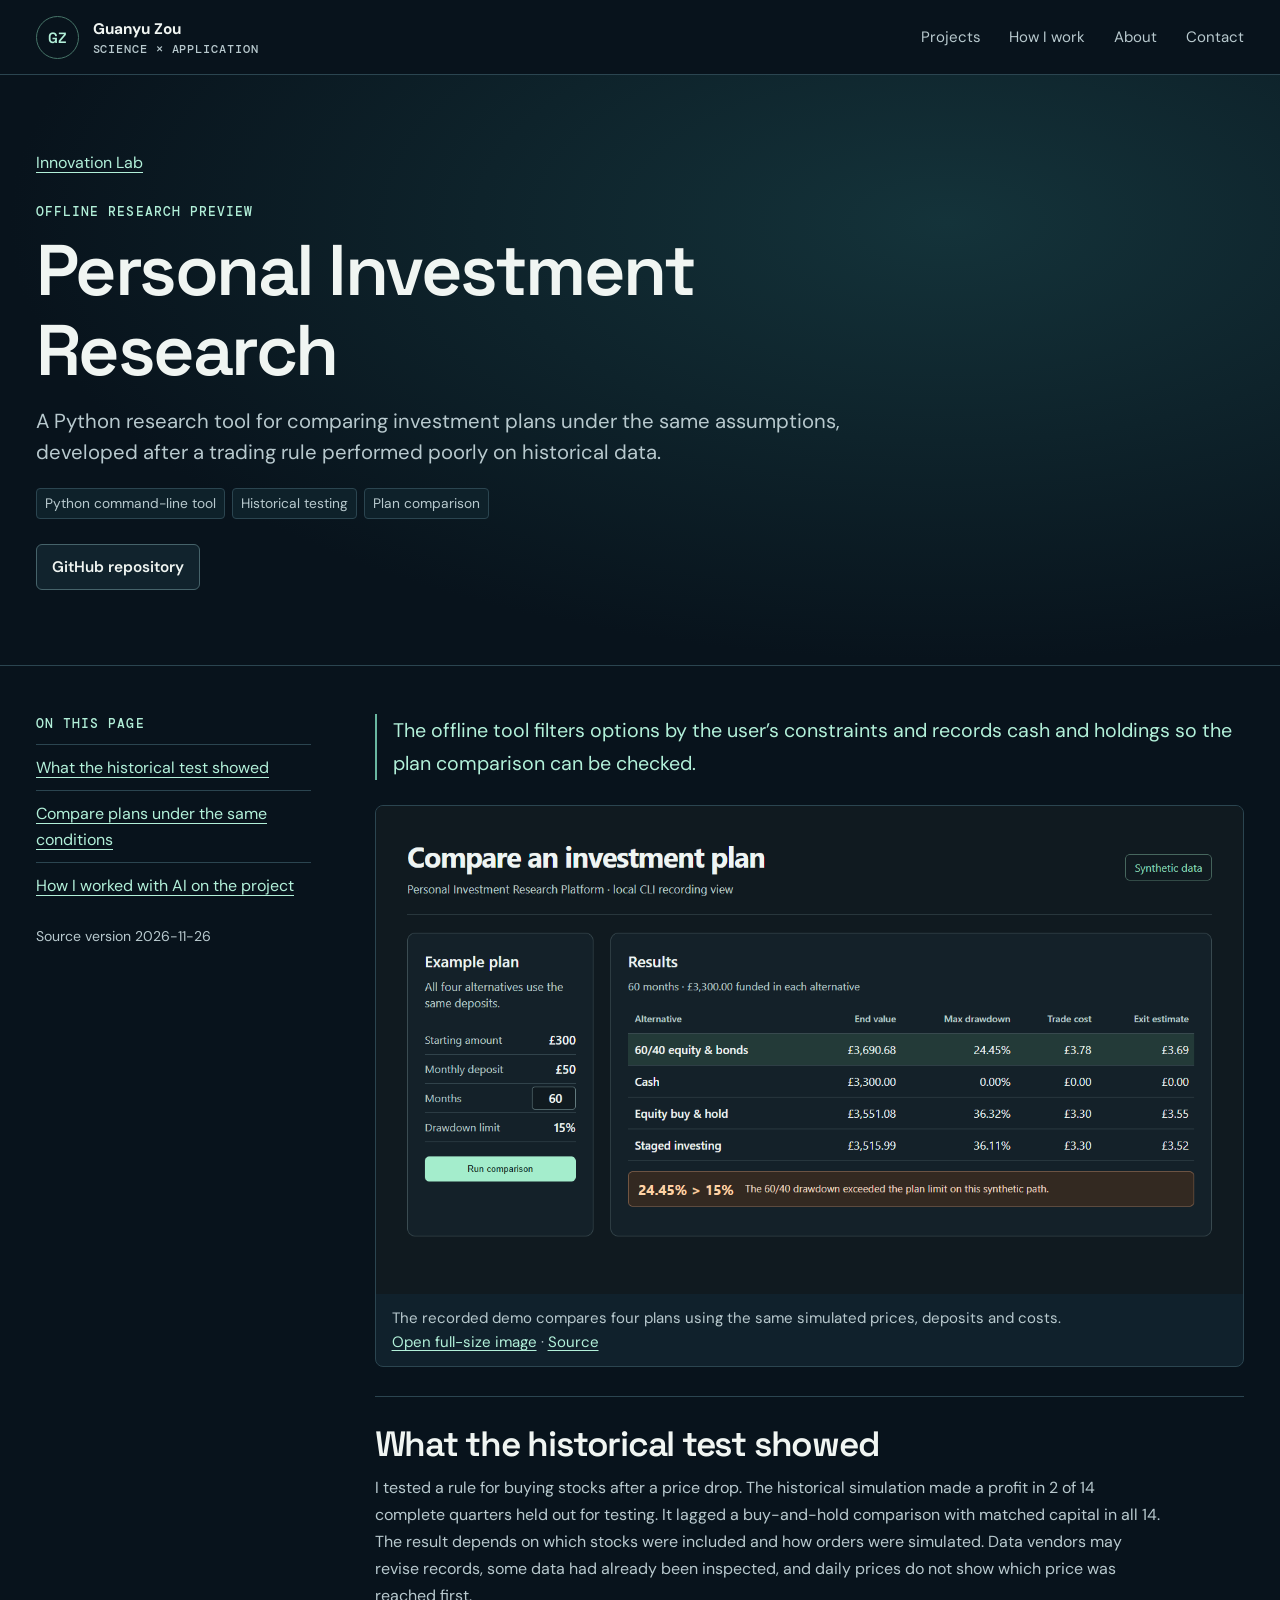
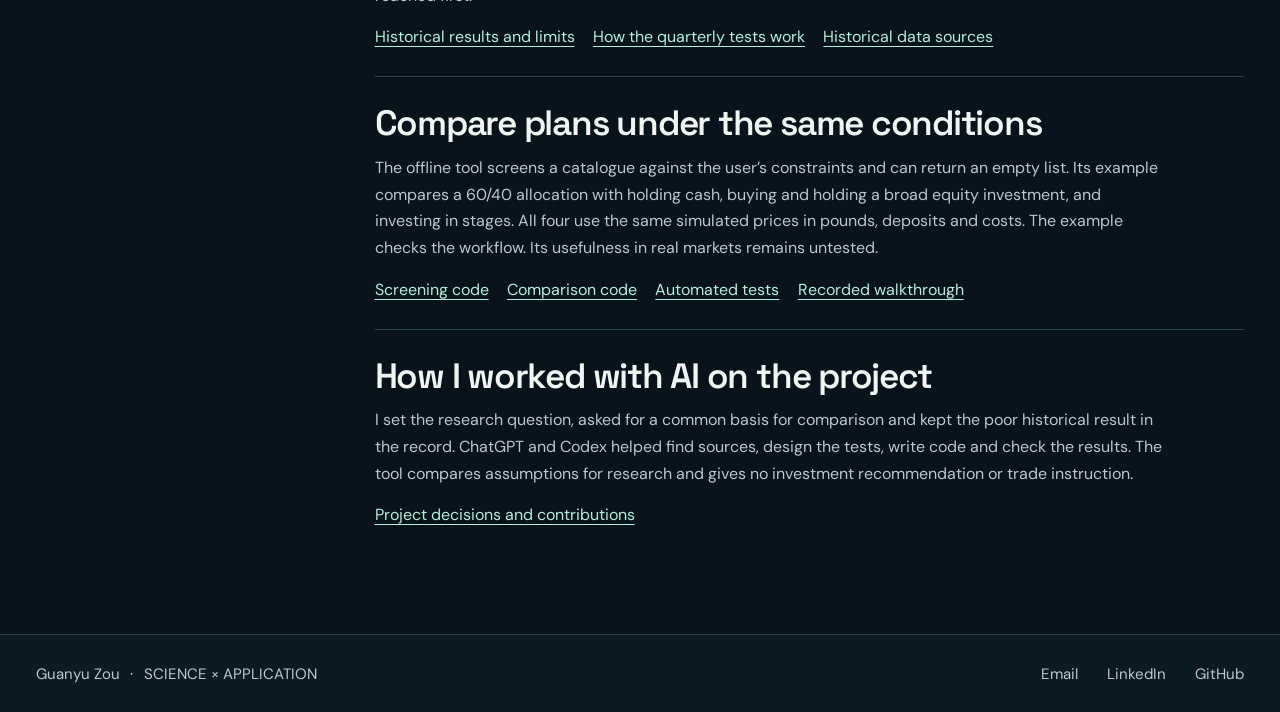
<file: investment-research.html>
<!doctype html>
<html lang="en">
<head>
  <meta charset="utf-8">
  <meta name="viewport" content="width=device-width, initial-scale=1">
  <meta name="theme-color" content="#08131c">
  <title>Personal Investment Research | Guanyu Zou</title>
  <meta name="description" content="A Python research tool for comparing investment plans under the same assumptions, developed after a trading rule performed poorly on historical data.">
  <link rel="canonical" href="https://guanyuzooou.github.io/guanyu-zou-portfolio-public/investment-research.html">
  <link rel="icon" href="assets/favicon.svg" type="image/svg+xml">
  <link rel="stylesheet" href="styles.css">
  <link rel="stylesheet" href="portfolio-v2.css">
  <meta property="og:type" content="website">
  <meta property="og:site_name" content="Guanyu Zou · Research &amp; Technology">
  <meta property="og:locale" content="en_GB">
  <meta property="og:title" content="Personal Investment Research | Guanyu Zou">
  <meta property="og:description" content="A Python research tool for comparing investment plans under the same assumptions, developed after a trading rule performed poorly on historical data.">
  <meta property="og:url" content="https://guanyuzooou.github.io/guanyu-zou-portfolio-public/investment-research.html">
  <meta property="og:image" content="https://guanyuzooou.github.io/guanyu-zou-portfolio-public/assets/social-preview-v2.png">
  <meta property="og:image:width" content="1200">
  <meta property="og:image:height" content="630">
  <meta property="og:image:alt" content="Guanyu Zou, research and technology portfolio">
  <meta name="twitter:card" content="summary_large_image">
  <meta name="twitter:title" content="Personal Investment Research | Guanyu Zou">
  <meta name="twitter:description" content="A Python research tool for comparing investment plans under the same assumptions, developed after a trading rule performed poorly on historical data.">
  <meta name="twitter:image" content="https://guanyuzooou.github.io/guanyu-zou-portfolio-public/assets/social-preview-v2.png">
  <script src="portfolio-v2.js" defer></script>
</head>
<body class="v2-page">
<a class="skip-link" href="#main-content">Skip to main content</a>
<header class="v2-header">
  <div class="v2-wrap v2-header-inner">
    <a class="v2-brand" href="index.html" aria-label="Guanyu Zou home">
      <span class="v2-brand-mark" aria-hidden="true">GZ</span>
      <span><strong>Guanyu Zou</strong><small>SCIENCE × APPLICATION</small></span>
    </a>
    <button type="button" class="v2-menu-toggle" aria-expanded="false" aria-controls="portfolio-navigation" hidden>Menu</button>
    <nav id="portfolio-navigation" class="v2-nav" aria-label="Main navigation"><a href="index.html#work">Projects</a>
<a href="index.html#approach">How I work</a>
<a href="index.html#about">About</a>
<a href="index.html#contact">Contact</a></nav>
  </div>
</header>
<main id="main-content" tabindex="-1">
<header class="v2-case-header">
  <div class="v2-wrap">
    <a class="v2-text-link" href="index.html#lab">Innovation Lab</a>
    <p class="v2-kicker">Offline research preview</p>
    <h1>Personal Investment Research</h1>
    <p class="v2-lead">A Python research tool for comparing investment plans under the same assumptions, developed after a trading rule performed poorly on historical data.</p>
    <ul class="v2-tags" aria-label="Technologies and methods"><li>Python command-line tool</li><li>Historical testing</li><li>Plan comparison</li></ul>
    <div class="v2-actions"><a class="v2-button" href="https://github.com/GuanyuZooou/personal-investment-research">GitHub repository</a></div>
  </div>
</header>
<div class="v2-wrap v2-case-content">
  <aside class="v2-case-aside"><p class="v2-kicker">On this page</p><nav aria-label="Case sections"><ul><li><a href="#let-a-negative-result-change-the-question">What the historical test showed</a></li><li><a href="#compare-plans-on-the-same-assumptions">Compare plans under the same conditions</a></li><li><a href="#decisions-and-collaboration">How I worked with AI on the project</a></li></ul></nav>
    <p class="v2-reviewed">Source version <time datetime="2026-11-26">2026-11-26</time></p>
  </aside>
  <div class="v2-case-main">
    <p class="v2-case-outcome">The offline tool filters options by the user’s constraints and records cash and holdings so the plan comparison can be checked.</p>
    <figure class="v2-case-figure">
  <a href="assets/projects/investment-comparison.png" aria-label="Open full-size image: Offline comparison of four investment plans using simulated pound prices, with a drawdown check"><img src="assets/projects/investment-comparison.png" alt="Offline comparison of four investment plans using simulated pound prices, with a drawdown check" loading="lazy" decoding="async"></a>
  <figcaption>The recorded demo compares four plans using the same simulated prices, deposits and costs.
    <span><a href="assets/projects/investment-comparison.png">Open full-size image</a> <span aria-hidden="true">·</span> <a href="https://github.com/GuanyuZooou/personal-investment-research/blob/4194da8bee8f9043bcd302abeb6e5faca086913d/stock_research/docs/platform/media/plan-comparison.png">Source</a></span>
  </figcaption>
</figure>
    <section class="v2-case-section" id="let-a-negative-result-change-the-question">
  <h2>What the historical test showed</h2>
  <p>I tested a rule for buying stocks after a price drop. The historical simulation made a profit in 2 of 14 complete quarters held out for testing. It lagged a buy-and-hold comparison with matched capital in all 14. The result depends on which stocks were included and how orders were simulated. Data vendors may revise records, some data had already been inspected, and daily prices do not show which price was reached first.</p>
  <ul class="v2-evidence-links"><li><a href="https://github.com/GuanyuZooou/personal-investment-research/blob/4194da8bee8f9043bcd302abeb6e5faca086913d/stock_research/research_v2/README.md#historical-findings">Historical results and limits</a></li><li><a href="https://github.com/GuanyuZooou/personal-investment-research/blob/4194da8bee8f9043bcd302abeb6e5faca086913d/stock_research/research_v2/validation.py">How the quarterly tests work</a></li><li><a href="https://github.com/GuanyuZooou/personal-investment-research/blob/4194da8bee8f9043bcd302abeb6e5faca086913d/stock_research/repro_data/DATA_SOURCES.md">Historical data sources</a></li></ul>
</section><section class="v2-case-section" id="compare-plans-on-the-same-assumptions">
  <h2>Compare plans under the same conditions</h2>
  <p>The offline tool screens a catalogue against the user’s constraints and can return an empty list. Its example compares a 60/40 allocation with holding cash, buying and holding a broad equity investment, and investing in stages. All four use the same simulated prices in pounds, deposits and costs. The example checks the workflow. Its usefulness in real markets remains untested.</p>
  <ul class="v2-evidence-links"><li><a href="https://github.com/GuanyuZooou/personal-investment-research/blob/4194da8bee8f9043bcd302abeb6e5faca086913d/stock_research/platform/plan_screen.py">Screening code</a></li><li><a href="https://github.com/GuanyuZooou/personal-investment-research/blob/4194da8bee8f9043bcd302abeb6e5faca086913d/stock_research/platform/compare_plan.py">Comparison code</a></li><li><a href="https://github.com/GuanyuZooou/personal-investment-research/blob/4194da8bee8f9043bcd302abeb6e5faca086913d/stock_research/tests/test_platform_compare_plan.py">Automated tests</a></li><li><a href="https://github.com/GuanyuZooou/personal-investment-research/blob/4194da8bee8f9043bcd302abeb6e5faca086913d/stock_research/docs/platform/media/plan-comparison-demo.mp4">Recorded walkthrough</a></li></ul>
</section><section class="v2-case-section" id="decisions-and-collaboration">
  <h2>How I worked with AI on the project</h2>
  <p>I set the research question, asked for a common basis for comparison and kept the poor historical result in the record. ChatGPT and Codex helped find sources, design the tests, write code and check the results. The tool compares assumptions for research and gives no investment recommendation or trade instruction.</p>
  <ul class="v2-evidence-links"><li><a href="https://github.com/GuanyuZooou/personal-investment-research/blob/4194da8bee8f9043bcd302abeb6e5faca086913d/stock_research/docs/platform/development-record.md">Project decisions and contributions</a></li></ul>
</section>


  </div>
</div>
</main>
<footer class="v2-footer">
  <div class="v2-wrap"><span>Guanyu Zou <span class="v2-footer-separator">·</span> SCIENCE × APPLICATION</span>
    <nav aria-label="Contact links"><a href="mailto:guanyuuzouuu@outlook.com">Email</a>
<a href="https://www.linkedin.com/in/guanyu-zou/">LinkedIn</a>
<a href="https://github.com/GuanyuZooou">GitHub</a></nav>
  </div>
</footer>
</body>
</html>
</file>
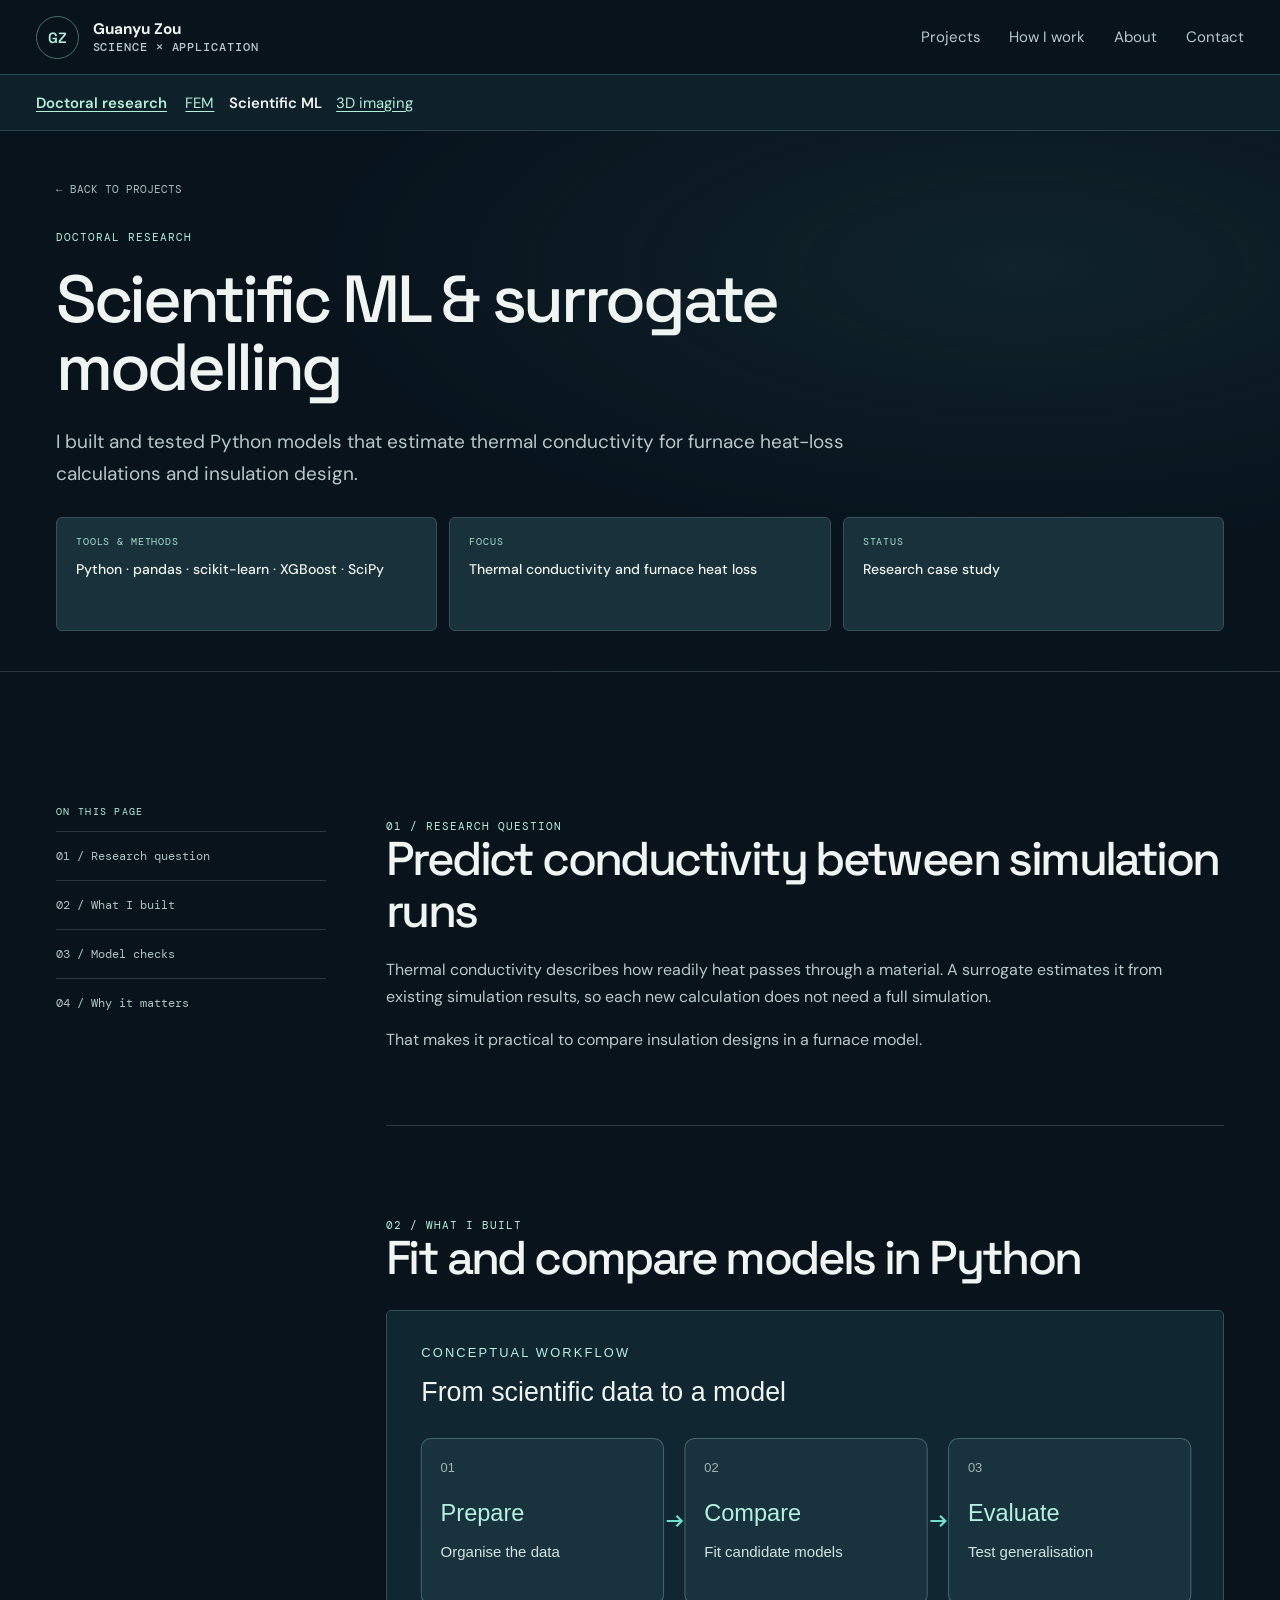
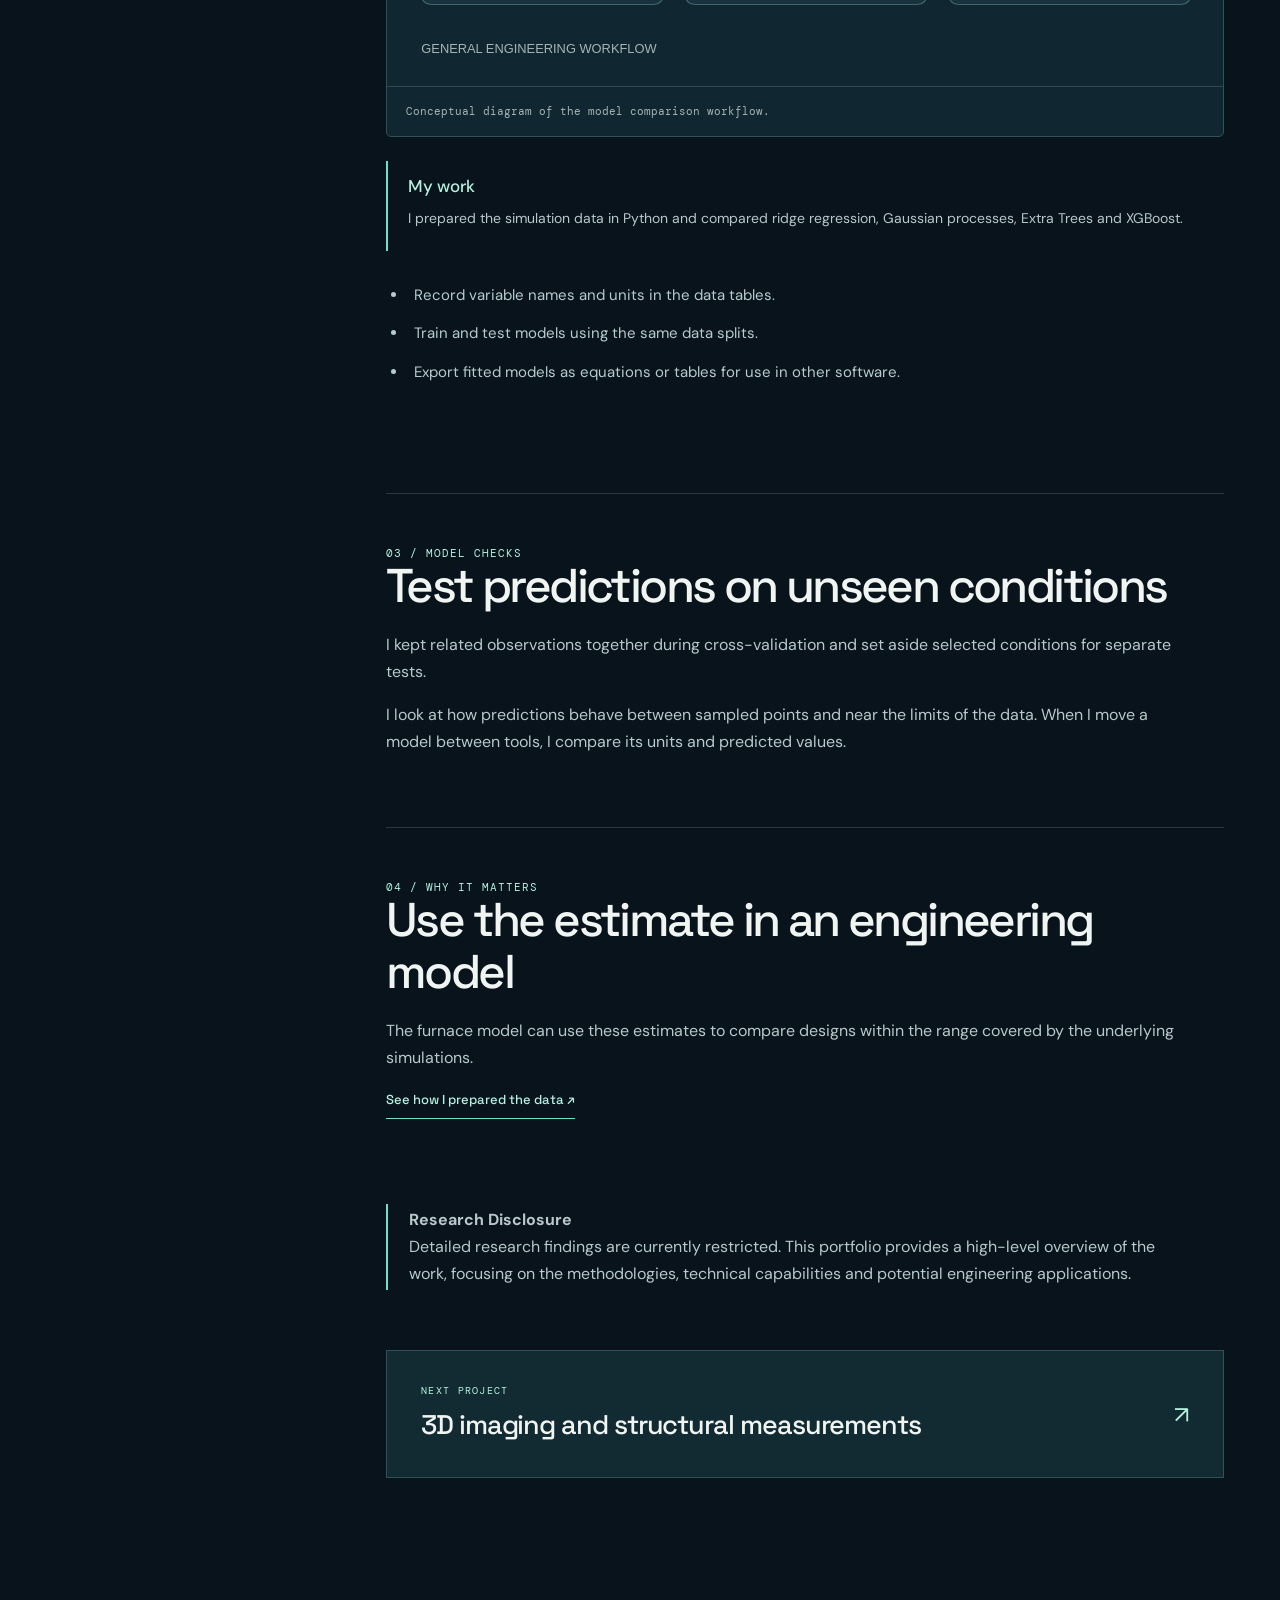
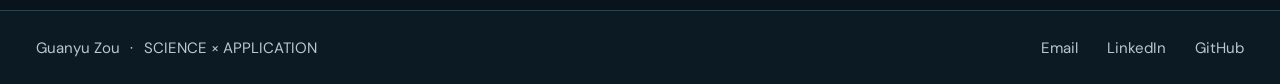
<file: ml.html>
<!doctype html><html lang="en"><head>
<meta charset="utf-8"/><meta name="viewport" content="width=device-width, initial-scale=1"/>
<title>Scientific ML &amp; surrogate modelling | Guanyu Zou</title><meta name="description" content="I built and tested Python models that estimate thermal conductivity for furnace heat-loss calculations and insulation design."/>
<meta name="theme-color" content="#08131c"/><meta name="robots" content="index,follow"/>
<link rel="icon" type="image/svg+xml" href="assets/favicon.svg"/><link rel="stylesheet" href="styles.css"/>
<link rel="canonical" href="https://guanyuzooou.github.io/guanyu-zou-portfolio-public/ml.html"/>
<meta property="og:type" content="website"/><meta property="og:site_name" content="Guanyu Zou · Research &amp; Technology"/>
<meta property="og:title" content="Scientific ML &amp; surrogate modelling | Guanyu Zou"/><meta property="og:description" content="I built and tested Python models that estimate thermal conductivity for furnace heat-loss calculations and insulation design."/>
<meta property="og:url" content="https://guanyuzooou.github.io/guanyu-zou-portfolio-public/ml.html"/><meta property="og:image" content="https://guanyuzooou.github.io/guanyu-zou-portfolio-public/assets/social-preview-v2.png"/>
<meta property="og:image:width" content="1200"/><meta property="og:image:height" content="630"/><meta property="og:image:alt" content="Guanyu Zou, research and technology portfolio"/>
<meta name="twitter:card" content="summary_large_image"/><meta name="twitter:title" content="Scientific ML &amp; surrogate modelling | Guanyu Zou"/><meta name="twitter:description" content="I built and tested Python models that estimate thermal conductivity for furnace heat-loss calculations and insulation design."/><meta name="twitter:image" content="https://guanyuzooou.github.io/guanyu-zou-portfolio-public/assets/social-preview-v2.png"/>
<link rel="stylesheet" href="portfolio-v2.css"><script src="portfolio-v2.js" defer></script></head><body><a class="skip-link" href="#main-content">Skip to main content</a>
<header class="v2-header">
  <div class="v2-wrap v2-header-inner">
    <a class="v2-brand" href="index.html" aria-label="Guanyu Zou home">
      <span class="v2-brand-mark" aria-hidden="true">GZ</span>
      <span><strong>Guanyu Zou</strong><small>SCIENCE × APPLICATION</small></span>
    </a>
    <button type="button" class="v2-menu-toggle" aria-expanded="false" aria-controls="portfolio-navigation" hidden>Menu</button>
    <nav id="portfolio-navigation" class="v2-nav" aria-label="Main navigation"><a href="index.html#work">Projects</a>
<a href="index.html#approach">How I work</a>
<a href="index.html#about">About</a>
<a href="index.html#contact">Contact</a></nav>
  </div>
</header><nav class="v2-research-nav" aria-label="Doctoral research"><div class="v2-wrap"><a href="index.html#doctoral-research">Doctoral research</a><ul><li><a href="fem.html">FEM</a></li><li><a href="ml.html" aria-current="page">Scientific ML</a></li><li><a href="imaging.html">3D imaging</a></li></ul></div></nav><main id="main-content"><section class="case-hero"><div class="wrap"><a class="back-link" href="index.html#work">← BACK TO PROJECTS</a><div class="case-kicker">DOCTORAL RESEARCH</div><h1 class="case-title">Scientific ML &amp; surrogate modelling</h1><p class="case-intro">I built and tested Python models that estimate thermal conductivity for furnace heat-loss calculations and insulation design.</p><div class="case-toolkit"><div class="case-toolkit-item"><span>TOOLS &amp; METHODS</span><strong>Python · pandas · scikit-learn · XGBoost · SciPy</strong></div><div class="case-toolkit-item"><span>FOCUS</span><strong>Thermal conductivity and furnace heat loss</strong></div><div class="case-toolkit-item"><span>STATUS</span><strong>Research case study</strong></div></div></div></section><div class="section wrap case-story"><aside class="case-side" aria-label="Page sections"><p class="mono">ON THIS PAGE</p><a href="#challenge">01 / Research question</a><a href="#approach">02 / What I built</a><a href="#verification">03 / Model checks</a><a href="#capability">04 / Why it matters</a></aside><div class="case-main"><section class="case-chapter" id="challenge"><div class="case-kicker">01 / RESEARCH QUESTION</div><h2>Predict conductivity between simulation runs</h2><p>Thermal conductivity describes how readily heat passes through a material. A surrogate estimates it from existing simulation results, so each new calculation does not need a full simulation.</p><p>That makes it practical to compare insulation designs in a furnace model.</p></section><section class="case-chapter" id="approach"><div class="case-kicker">02 / WHAT I BUILT</div><h2>Fit and compare models in Python</h2><figure class="case-figure public-visual"><img src="assets/ml-workflow.svg" width="780" height="350" loading="lazy" alt="Conceptual workflow for preparing simulation data, comparing models and testing them on unseen conditions"/><figcaption>Conceptual diagram of the model comparison workflow.</figcaption></figure><div class="contribution-note"><h3>My work</h3><p>I prepared the simulation data in Python and compared ridge regression, Gaussian processes, Extra Trees and XGBoost.</p></div><ul class="case-list"><li>Record variable names and units in the data tables.</li><li>Train and test models using the same data splits.</li><li>Export fitted models as equations or tables for use in other software.</li></ul></section><section class="case-chapter" id="verification"><div class="case-kicker">03 / MODEL CHECKS</div><h2>Test predictions on unseen conditions</h2><p>I kept related observations together during cross-validation and set aside selected conditions for separate tests.</p><p>I look at how predictions behave between sampled points and near the limits of the data. When I move a model between tools, I compare its units and predicted values.</p></section><section class="case-chapter" id="capability"><div class="case-kicker">04 / WHY IT MATTERS</div><h2>Use the estimate in an engineering model</h2><p>The furnace model can use these estimates to compare designs within the range covered by the underlying simulations.</p><a class="link-arrow" href="tools.html#data">See how I prepared the data ↗</a></section><p class="publication-note"><strong>Research Disclosure</strong><br/>Detailed research findings are currently restricted. This portfolio provides a high-level overview of the work, focusing on the methodologies, technical capabilities and potential engineering applications.</p><div class="case-next"><div><span class="mono">NEXT PROJECT</span><h3>3D imaging and structural measurements</h3></div><a aria-label="Read the next project" href="imaging.html">↗</a></div></div></div></main><footer class="v2-footer">
  <div class="v2-wrap"><span>Guanyu Zou <span class="v2-footer-separator">·</span> SCIENCE × APPLICATION</span>
    <nav aria-label="Contact links"><a href="mailto:guanyuuzouuu@outlook.com">Email</a>
<a href="https://www.linkedin.com/in/guanyu-zou/">LinkedIn</a>
<a href="https://github.com/GuanyuZooou">GitHub</a></nav>
  </div>
</footer><script defer src="site-config.js"></script><script defer src="script.js"></script></body></html>
</file>
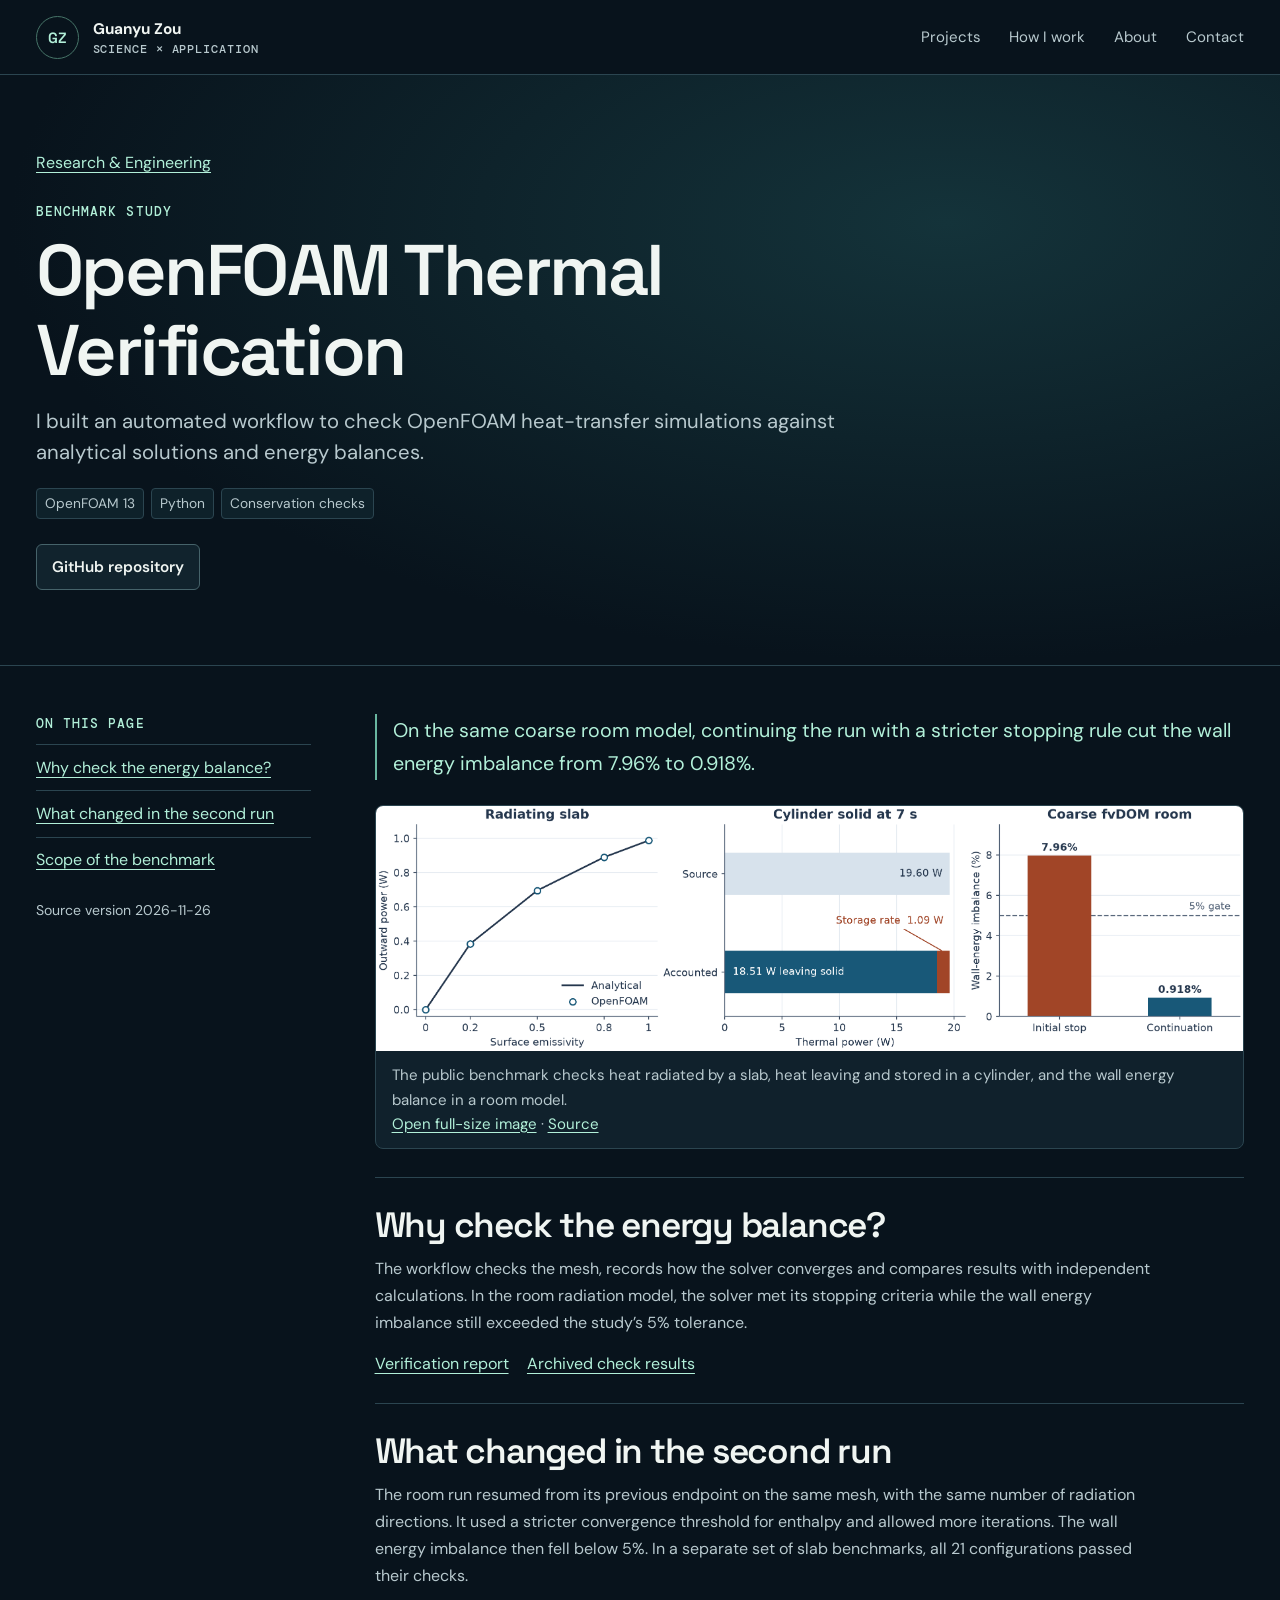
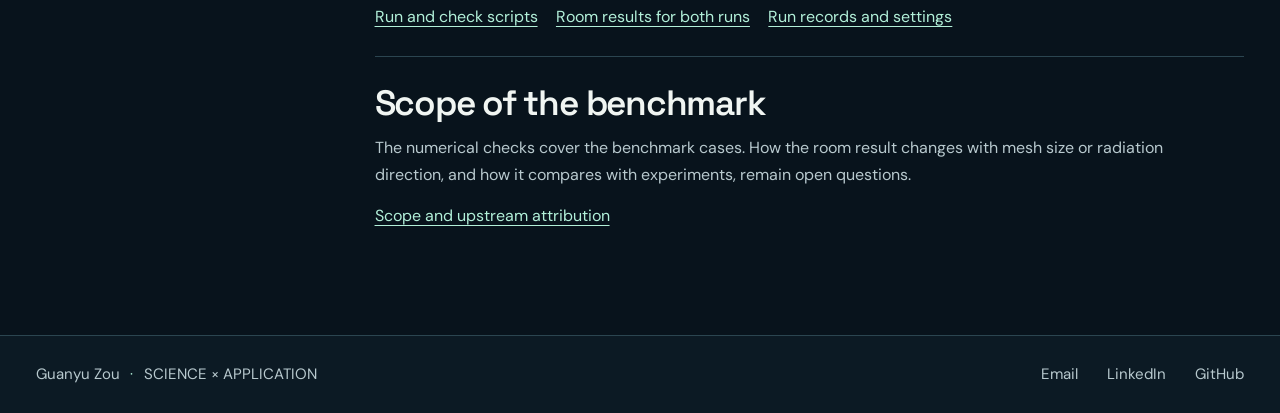
<file: openfoam.html>
<!doctype html>
<html lang="en">
<head>
  <meta charset="utf-8">
  <meta name="viewport" content="width=device-width, initial-scale=1">
  <meta name="theme-color" content="#08131c">
  <title>OpenFOAM Thermal Verification | Guanyu Zou</title>
  <meta name="description" content="I built an automated workflow to check OpenFOAM heat-transfer simulations against analytical solutions and energy balances.">
  <link rel="canonical" href="https://guanyuzooou.github.io/guanyu-zou-portfolio-public/openfoam.html">
  <link rel="icon" href="assets/favicon.svg" type="image/svg+xml">
  <link rel="stylesheet" href="styles.css">
  <link rel="stylesheet" href="portfolio-v2.css">
  <meta property="og:type" content="website">
  <meta property="og:site_name" content="Guanyu Zou · Research &amp; Technology">
  <meta property="og:locale" content="en_GB">
  <meta property="og:title" content="OpenFOAM Thermal Verification | Guanyu Zou">
  <meta property="og:description" content="I built an automated workflow to check OpenFOAM heat-transfer simulations against analytical solutions and energy balances.">
  <meta property="og:url" content="https://guanyuzooou.github.io/guanyu-zou-portfolio-public/openfoam.html">
  <meta property="og:image" content="https://guanyuzooou.github.io/guanyu-zou-portfolio-public/assets/social-preview-v2.png">
  <meta property="og:image:width" content="1200">
  <meta property="og:image:height" content="630">
  <meta property="og:image:alt" content="Guanyu Zou, research and technology portfolio">
  <meta name="twitter:card" content="summary_large_image">
  <meta name="twitter:title" content="OpenFOAM Thermal Verification | Guanyu Zou">
  <meta name="twitter:description" content="I built an automated workflow to check OpenFOAM heat-transfer simulations against analytical solutions and energy balances.">
  <meta name="twitter:image" content="https://guanyuzooou.github.io/guanyu-zou-portfolio-public/assets/social-preview-v2.png">
  <script src="portfolio-v2.js" defer></script>
</head>
<body class="v2-page">
<a class="skip-link" href="#main-content">Skip to main content</a>
<header class="v2-header">
  <div class="v2-wrap v2-header-inner">
    <a class="v2-brand" href="index.html" aria-label="Guanyu Zou home">
      <span class="v2-brand-mark" aria-hidden="true">GZ</span>
      <span><strong>Guanyu Zou</strong><small>SCIENCE × APPLICATION</small></span>
    </a>
    <button type="button" class="v2-menu-toggle" aria-expanded="false" aria-controls="portfolio-navigation" hidden>Menu</button>
    <nav id="portfolio-navigation" class="v2-nav" aria-label="Main navigation"><a href="index.html#work">Projects</a>
<a href="index.html#approach">How I work</a>
<a href="index.html#about">About</a>
<a href="index.html#contact">Contact</a></nav>
  </div>
</header>
<main id="main-content" tabindex="-1">
<header class="v2-case-header">
  <div class="v2-wrap">
    <a class="v2-text-link" href="index.html#research">Research &amp; Engineering</a>
    <p class="v2-kicker">Benchmark study</p>
    <h1>OpenFOAM Thermal Verification</h1>
    <p class="v2-lead">I built an automated workflow to check OpenFOAM heat-transfer simulations against analytical solutions and energy balances.</p>
    <ul class="v2-tags" aria-label="Technologies and methods"><li>OpenFOAM 13</li><li>Python</li><li>Conservation checks</li></ul>
    <div class="v2-actions"><a class="v2-button" href="https://github.com/GuanyuZooou/openfoam-thermal-verification">GitHub repository</a></div>
  </div>
</header>
<div class="v2-wrap v2-case-content">
  <aside class="v2-case-aside"><p class="v2-kicker">On this page</p><nav aria-label="Case sections"><ul><li><a href="#a-converged-run-still-left-an-energy-gap">Why check the energy balance?</a></li><li><a href="#tighten-the-stopping-rule-and-check-the-budget-again">What changed in the second run</a></li><li><a href="#what-the-evidence-establishes">Scope of the benchmark</a></li></ul></nav>
    <p class="v2-reviewed">Source version <time datetime="2026-11-26">2026-11-26</time></p>
  </aside>
  <div class="v2-case-main">
    <p class="v2-case-outcome">On the same coarse room model, continuing the run with a stricter stopping rule cut the wall energy imbalance from 7.96% to 0.918%.</p>
    <figure class="v2-case-figure">
  <a href="assets/projects/openfoam-verification.png" aria-label="Open full-size image: OpenFOAM results for heat radiated by a slab, heat leaving and stored in a cylinder, and the room’s wall energy balance"><img src="assets/projects/openfoam-verification.png" alt="OpenFOAM results for heat radiated by a slab, heat leaving and stored in a cylinder, and the room’s wall energy balance" loading="lazy" decoding="async"></a>
  <figcaption>The public benchmark checks heat radiated by a slab, heat leaving and stored in a cylinder, and the wall energy balance in a room model.
    <span><a href="assets/projects/openfoam-verification.png">Open full-size image</a> <span aria-hidden="true">·</span> <a href="https://github.com/GuanyuZooou/openfoam-thermal-verification/blob/38f8fc0f1b574ee8b0b5d41d3880cfa811748ce7/evidence/figures/verification-overview.png">Source</a></span>
  </figcaption>
</figure>
    <section class="v2-case-section" id="a-converged-run-still-left-an-energy-gap">
  <h2>Why check the energy balance?</h2>
  <p>The workflow checks the mesh, records how the solver converges and compares results with independent calculations. In the room radiation model, the solver met its stopping criteria while the wall energy imbalance still exceeded the study’s 5% tolerance.</p>
  <ul class="v2-evidence-links"><li><a href="https://github.com/GuanyuZooou/openfoam-thermal-verification/blob/38f8fc0f1b574ee8b0b5d41d3880cfa811748ce7/REPORT.md">Verification report</a></li><li><a href="https://github.com/GuanyuZooou/openfoam-thermal-verification/blob/38f8fc0f1b574ee8b0b5d41d3880cfa811748ce7/evidence/data/checks.csv">Archived check results</a></li></ul>
</section><section class="v2-case-section" id="tighten-the-stopping-rule-and-check-the-budget-again">
  <h2>What changed in the second run</h2>
  <p>The room run resumed from its previous endpoint on the same mesh, with the same number of radiation directions. It used a stricter convergence threshold for enthalpy and allowed more iterations. The wall energy imbalance then fell below 5%. In a separate set of slab benchmarks, all 21 configurations passed their checks.</p>
  <ul class="v2-evidence-links"><li><a href="https://github.com/GuanyuZooou/openfoam-thermal-verification/blob/38f8fc0f1b574ee8b0b5d41d3880cfa811748ce7/scripts/run.py">Run and check scripts</a></li><li><a href="https://github.com/GuanyuZooou/openfoam-thermal-verification/blob/38f8fc0f1b574ee8b0b5d41d3880cfa811748ce7/evidence/data/radiation_endpoints.csv">Room results for both runs</a></li><li><a href="https://github.com/GuanyuZooou/openfoam-thermal-verification/blob/38f8fc0f1b574ee8b0b5d41d3880cfa811748ce7/evidence/provenance.json">Run records and settings</a></li></ul>
</section><section class="v2-case-section" id="what-the-evidence-establishes">
  <h2>Scope of the benchmark</h2>
  <p>The numerical checks cover the benchmark cases. How the room result changes with mesh size or radiation direction, and how it compares with experiments, remain open questions.</p>
  <ul class="v2-evidence-links"><li><a href="https://github.com/GuanyuZooou/openfoam-thermal-verification/blob/38f8fc0f1b574ee8b0b5d41d3880cfa811748ce7/THIRD_PARTY.md">Scope and upstream attribution</a></li></ul>
</section>


  </div>
</div>
</main>
<footer class="v2-footer">
  <div class="v2-wrap"><span>Guanyu Zou <span class="v2-footer-separator">·</span> SCIENCE × APPLICATION</span>
    <nav aria-label="Contact links"><a href="mailto:guanyuuzouuu@outlook.com">Email</a>
<a href="https://www.linkedin.com/in/guanyu-zou/">LinkedIn</a>
<a href="https://github.com/GuanyuZooou">GitHub</a></nav>
  </div>
</footer>
</body>
</html>
</file>
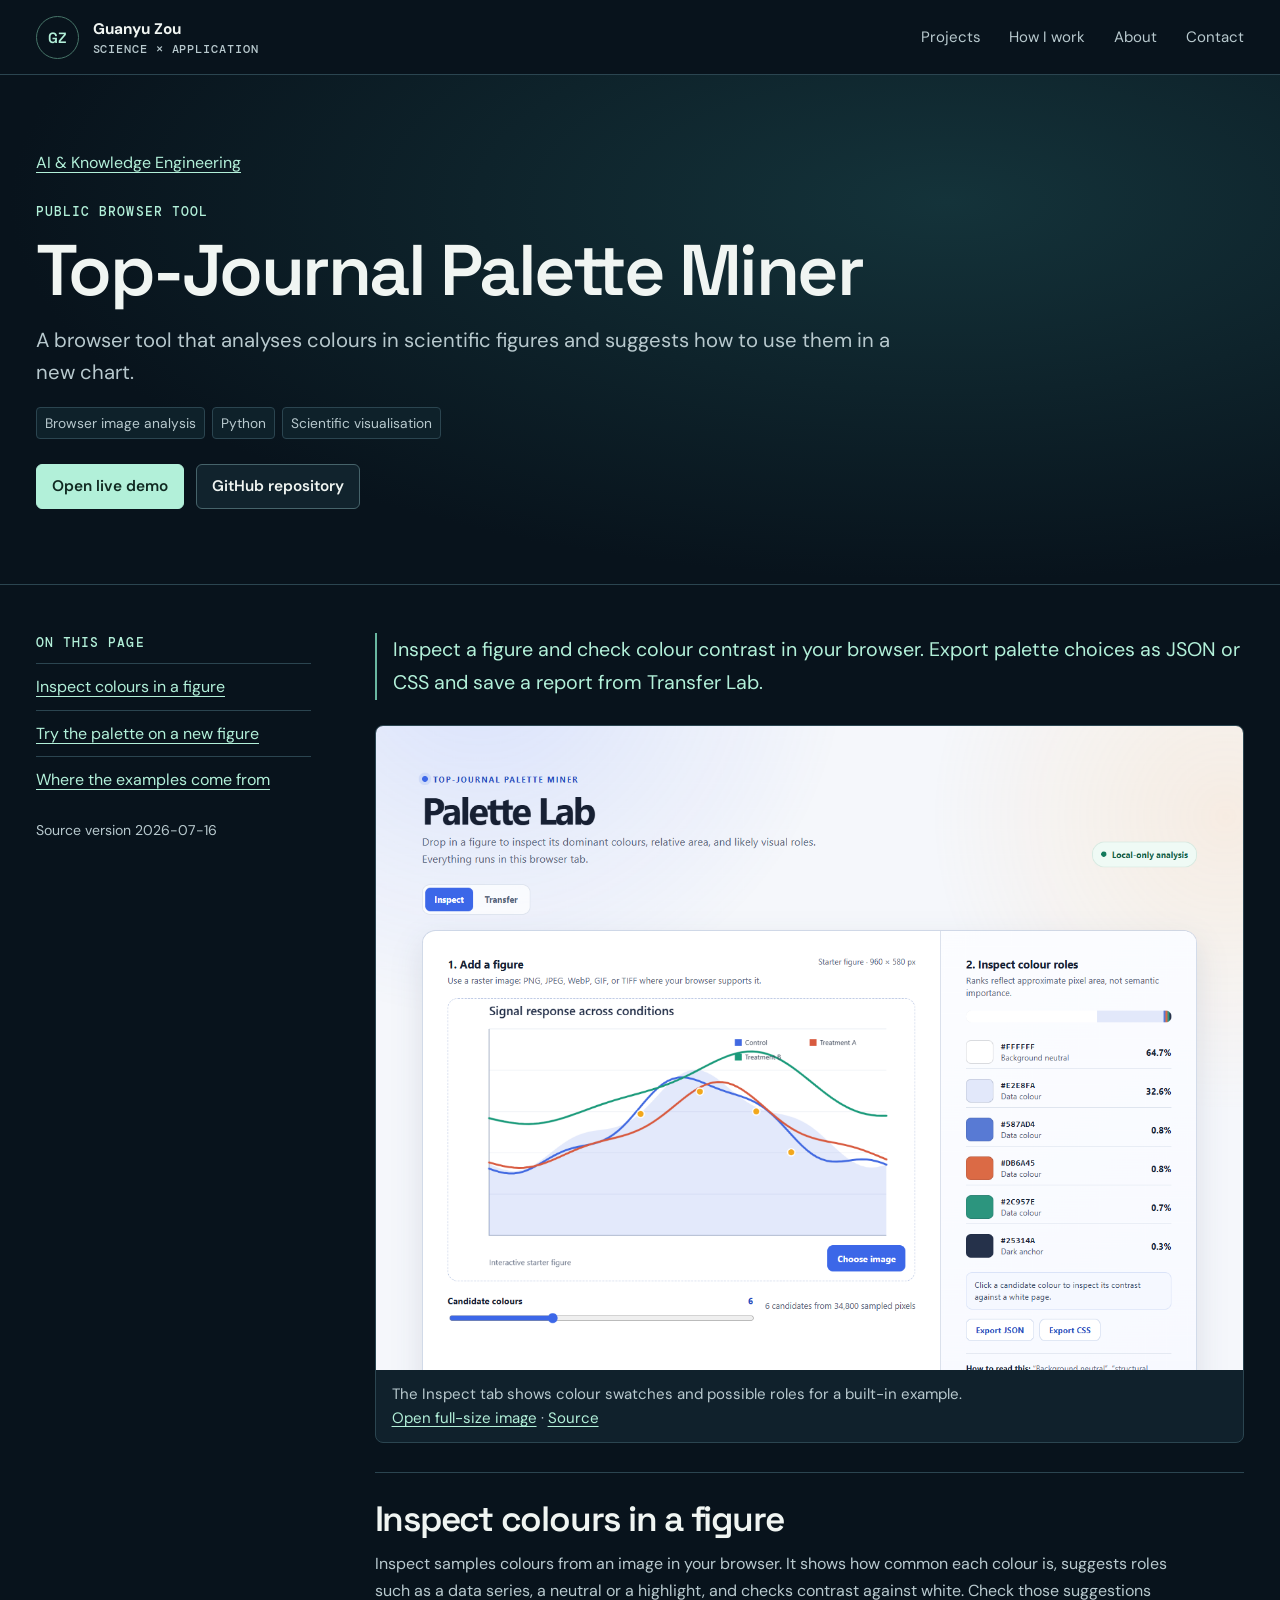
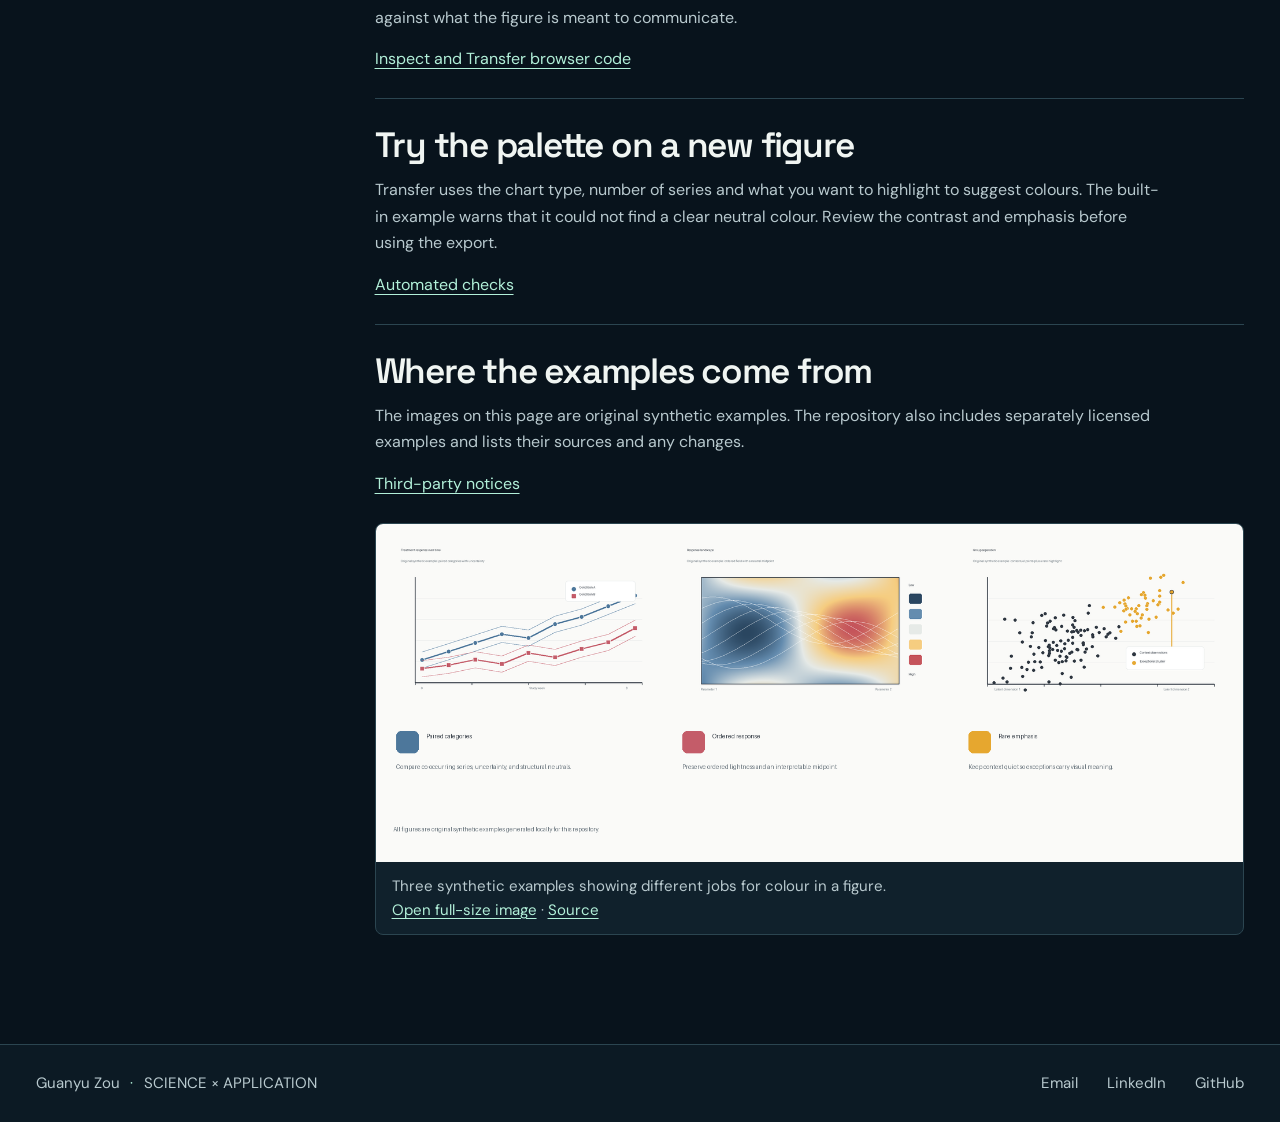
<file: palette-miner.html>
<!doctype html>
<html lang="en">
<head>
  <meta charset="utf-8">
  <meta name="viewport" content="width=device-width, initial-scale=1">
  <meta name="theme-color" content="#08131c">
  <title>Top-Journal Palette Miner | Guanyu Zou</title>
  <meta name="description" content="A browser tool that analyses colours in scientific figures and suggests how to use them in a new chart.">
  <link rel="canonical" href="https://guanyuzooou.github.io/guanyu-zou-portfolio-public/palette-miner.html">
  <link rel="icon" href="assets/favicon.svg" type="image/svg+xml">
  <link rel="stylesheet" href="styles.css">
  <link rel="stylesheet" href="portfolio-v2.css">
  <meta property="og:type" content="website">
  <meta property="og:site_name" content="Guanyu Zou · Research &amp; Technology">
  <meta property="og:locale" content="en_GB">
  <meta property="og:title" content="Top-Journal Palette Miner | Guanyu Zou">
  <meta property="og:description" content="A browser tool that analyses colours in scientific figures and suggests how to use them in a new chart.">
  <meta property="og:url" content="https://guanyuzooou.github.io/guanyu-zou-portfolio-public/palette-miner.html">
  <meta property="og:image" content="https://guanyuzooou.github.io/guanyu-zou-portfolio-public/assets/social-preview-v2.png">
  <meta property="og:image:width" content="1200">
  <meta property="og:image:height" content="630">
  <meta property="og:image:alt" content="Guanyu Zou, research and technology portfolio">
  <meta name="twitter:card" content="summary_large_image">
  <meta name="twitter:title" content="Top-Journal Palette Miner | Guanyu Zou">
  <meta name="twitter:description" content="A browser tool that analyses colours in scientific figures and suggests how to use them in a new chart.">
  <meta name="twitter:image" content="https://guanyuzooou.github.io/guanyu-zou-portfolio-public/assets/social-preview-v2.png">
  <script src="portfolio-v2.js" defer></script>
</head>
<body class="v2-page">
<a class="skip-link" href="#main-content">Skip to main content</a>
<header class="v2-header">
  <div class="v2-wrap v2-header-inner">
    <a class="v2-brand" href="index.html" aria-label="Guanyu Zou home">
      <span class="v2-brand-mark" aria-hidden="true">GZ</span>
      <span><strong>Guanyu Zou</strong><small>SCIENCE × APPLICATION</small></span>
    </a>
    <button type="button" class="v2-menu-toggle" aria-expanded="false" aria-controls="portfolio-navigation" hidden>Menu</button>
    <nav id="portfolio-navigation" class="v2-nav" aria-label="Main navigation"><a href="index.html#work">Projects</a>
<a href="index.html#approach">How I work</a>
<a href="index.html#about">About</a>
<a href="index.html#contact">Contact</a></nav>
  </div>
</header>
<main id="main-content" tabindex="-1">
<header class="v2-case-header">
  <div class="v2-wrap">
    <a class="v2-text-link" href="index.html#knowledge">AI &amp; Knowledge Engineering</a>
    <p class="v2-kicker">Public browser tool</p>
    <h1>Top-Journal Palette Miner</h1>
    <p class="v2-lead">A browser tool that analyses colours in scientific figures and suggests how to use them in a new chart.</p>
    <ul class="v2-tags" aria-label="Technologies and methods"><li>Browser image analysis</li><li>Python</li><li>Scientific visualisation</li></ul>
    <div class="v2-actions"><a class="v2-button v2-button-primary" href="https://guanyuzooou.github.io/top-journal-palette-miner/">Open live demo</a><a class="v2-button" href="https://github.com/GuanyuZooou/top-journal-palette-miner">GitHub repository</a></div>
  </div>
</header>
<div class="v2-wrap v2-case-content">
  <aside class="v2-case-aside"><p class="v2-kicker">On this page</p><nav aria-label="Case sections"><ul><li><a href="#inspect-where-colour-does-work">Inspect colours in a figure</a></li><li><a href="#transfer-and-export">Try the palette on a new figure</a></li><li><a href="#credit-the-source">Where the examples come from</a></li></ul></nav>
    <p class="v2-reviewed">Source version <time datetime="2026-07-16">2026-07-16</time></p>
  </aside>
  <div class="v2-case-main">
    <p class="v2-case-outcome">Inspect a figure and check colour contrast in your browser. Export palette choices as JSON or CSS and save a report from Transfer Lab.</p>
    <figure class="v2-case-figure">
  <a href="assets/projects/palette-inspect.png" aria-label="Open full-size image: Palette Lab Inspect interface showing extracted colour candidates and visual roles for its built-in synthetic figure"><img src="assets/projects/palette-inspect.png" alt="Palette Lab Inspect interface showing extracted colour candidates and visual roles for its built-in synthetic figure" loading="lazy" decoding="async"></a>
  <figcaption>The Inspect tab shows colour swatches and possible roles for a built-in example.
    <span><a href="assets/projects/palette-inspect.png">Open full-size image</a> <span aria-hidden="true">·</span> <a href="https://guanyuzooou.github.io/top-journal-palette-miner/">Source</a></span>
  </figcaption>
</figure>
    <section class="v2-case-section" id="inspect-where-colour-does-work">
  <h2>Inspect colours in a figure</h2>
  <p>Inspect samples colours from an image in your browser. It shows how common each colour is, suggests roles such as a data series, a neutral or a highlight, and checks contrast against white. Check those suggestions against what the figure is meant to communicate.</p>
  <ul class="v2-evidence-links"><li><a href="https://github.com/GuanyuZooou/top-journal-palette-miner/blob/4063ff7dfe6ae9e0f3d6e72d4e6623e119f57ef9/docs/index.html">Inspect and Transfer browser code</a></li></ul>
</section><section class="v2-case-section" id="transfer-and-export">
  <h2>Try the palette on a new figure</h2>
  <p>Transfer uses the chart type, number of series and what you want to highlight to suggest colours. The built-in example warns that it could not find a clear neutral colour. Review the contrast and emphasis before using the export.</p>
  <ul class="v2-evidence-links"><li><a href="https://github.com/GuanyuZooou/top-journal-palette-miner/actions/runs/29539382085">Automated checks</a></li></ul>
</section><section class="v2-case-section" id="credit-the-source">
  <h2>Where the examples come from</h2>
  <p>The images on this page are original synthetic examples. The repository also includes separately licensed examples and lists their sources and any changes.</p>
  <ul class="v2-evidence-links"><li><a href="https://github.com/GuanyuZooou/top-journal-palette-miner/blob/4063ff7dfe6ae9e0f3d6e72d4e6623e119f57ef9/THIRD_PARTY_NOTICES.md">Third-party notices</a></li></ul>
</section>
    <figure class="v2-case-figure">
  <a href="assets/projects/palette-gallery.png" aria-label="Open full-size image: Three original synthetic figure examples showing paired series, an ordered response and rare emphasis colours"><img src="assets/projects/palette-gallery.png" alt="Three original synthetic figure examples showing paired series, an ordered response and rare emphasis colours" loading="lazy" decoding="async"></a>
  <figcaption>Three synthetic examples showing different jobs for colour in a figure.
    <span><a href="assets/projects/palette-gallery.png">Open full-size image</a> <span aria-hidden="true">·</span> <a href="https://github.com/GuanyuZooou/top-journal-palette-miner/blob/4063ff7dfe6ae9e0f3d6e72d4e6623e119f57ef9/examples/gallery-overview.png">Source</a></span>
  </figcaption>
</figure>

  </div>
</div>
</main>
<footer class="v2-footer">
  <div class="v2-wrap"><span>Guanyu Zou <span class="v2-footer-separator">·</span> SCIENCE × APPLICATION</span>
    <nav aria-label="Contact links"><a href="mailto:guanyuuzouuu@outlook.com">Email</a>
<a href="https://www.linkedin.com/in/guanyu-zou/">LinkedIn</a>
<a href="https://github.com/GuanyuZooou">GitHub</a></nav>
  </div>
</footer>
</body>
</html>
</file>
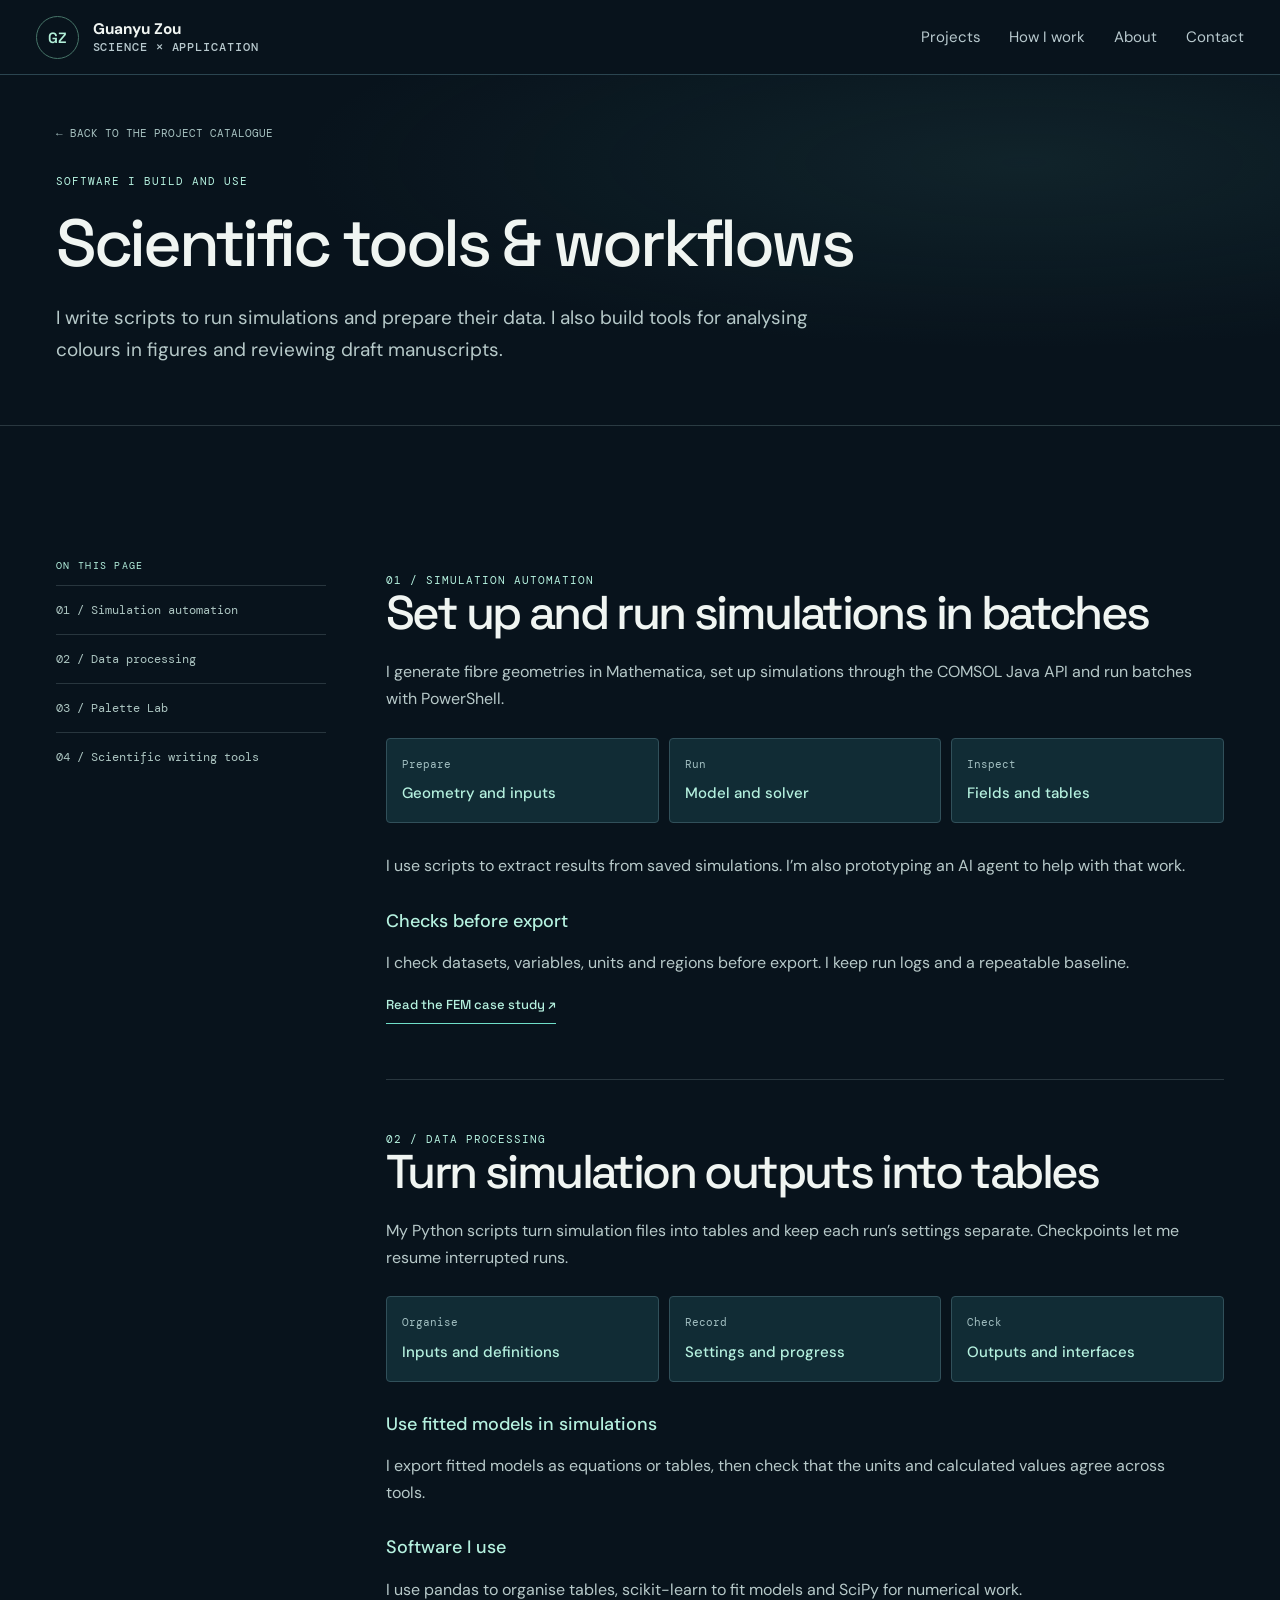
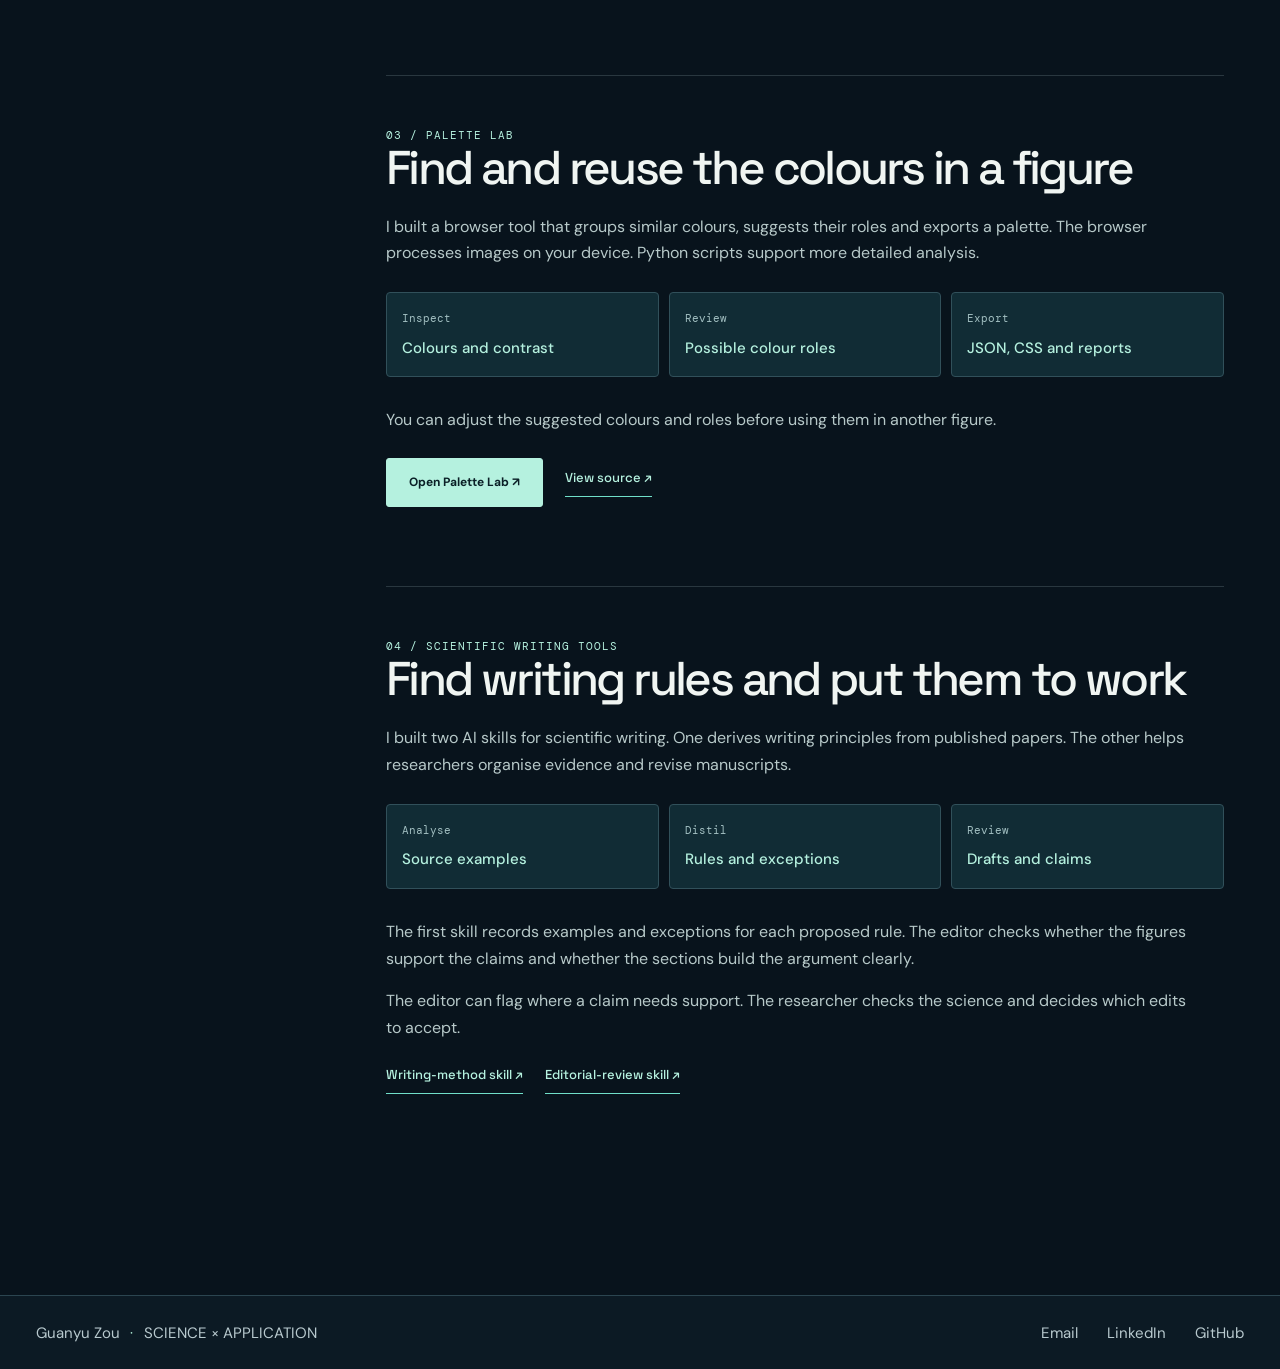
<file: tools.html>
<!doctype html><html lang="en"><head>
<meta charset="utf-8"/><meta name="viewport" content="width=device-width, initial-scale=1"/>
<title>Scientific tools &amp; workflows | Guanyu Zou</title><meta name="description" content="I write scripts to run simulations and prepare their data. I also build tools for analysing colours in figures and reviewing draft manuscripts."/>
<meta name="theme-color" content="#08131c"/><meta name="robots" content="index,follow"/>
<link rel="icon" type="image/svg+xml" href="assets/favicon.svg"/><link rel="stylesheet" href="styles.css"/>
<link rel="canonical" href="https://guanyuzooou.github.io/guanyu-zou-portfolio-public/tools.html"/>
<meta property="og:type" content="website"/><meta property="og:site_name" content="Guanyu Zou · Research &amp; Technology"/>
<meta property="og:title" content="Scientific tools &amp; workflows | Guanyu Zou"/><meta property="og:description" content="I write scripts to run simulations and prepare their data. I also build tools for analysing colours in figures and reviewing draft manuscripts."/>
<meta property="og:url" content="https://guanyuzooou.github.io/guanyu-zou-portfolio-public/tools.html"/><meta property="og:image" content="https://guanyuzooou.github.io/guanyu-zou-portfolio-public/assets/social-preview-v2.png"/>
<meta property="og:image:width" content="1200"/><meta property="og:image:height" content="630"/><meta property="og:image:alt" content="Guanyu Zou, research and technology portfolio"/>
<meta name="twitter:card" content="summary_large_image"/><meta name="twitter:title" content="Scientific tools &amp; workflows | Guanyu Zou"/><meta name="twitter:description" content="I write scripts to run simulations and prepare their data. I also build tools for analysing colours in figures and reviewing draft manuscripts."/><meta name="twitter:image" content="https://guanyuzooou.github.io/guanyu-zou-portfolio-public/assets/social-preview-v2.png"/>
<link rel="stylesheet" href="portfolio-v2.css"><script src="portfolio-v2.js" defer></script></head><body><a class="skip-link" href="#main-content">Skip to main content</a>
<header class="v2-header">
  <div class="v2-wrap v2-header-inner">
    <a class="v2-brand" href="index.html" aria-label="Guanyu Zou home">
      <span class="v2-brand-mark" aria-hidden="true">GZ</span>
      <span><strong>Guanyu Zou</strong><small>SCIENCE × APPLICATION</small></span>
    </a>
    <button type="button" class="v2-menu-toggle" aria-expanded="false" aria-controls="portfolio-navigation" hidden>Menu</button>
    <nav id="portfolio-navigation" class="v2-nav" aria-label="Main navigation"><a href="index.html#work">Projects</a>
<a href="index.html#approach">How I work</a>
<a href="index.html#about">About</a>
<a href="index.html#contact">Contact</a></nav>
  </div>
</header><main id="main-content"><section class="case-hero"><div class="wrap"><a class="back-link" href="index.html#tools">← BACK TO THE PROJECT CATALOGUE</a><div class="case-kicker">SOFTWARE I BUILD AND USE</div><h1 class="case-title">Scientific tools &amp; workflows</h1><p class="case-intro">I write scripts to run simulations and prepare their data. I also build tools for analysing colours in figures and reviewing draft manuscripts.</p></div></section><div class="section wrap case-story"><aside class="case-side" aria-label="Page sections"><p class="mono">ON THIS PAGE</p><a href="#simulation">01 / Simulation automation</a><a href="#data">02 / Data processing</a><a href="#palette">03 / Palette Lab</a><a href="#writing">04 / Scientific writing tools</a></aside><div class="case-main"><section class="case-chapter" id="simulation"><div class="case-kicker">01 / SIMULATION AUTOMATION</div><h2>Set up and run simulations in batches</h2><p>I generate fibre geometries in Mathematica, set up simulations through the COMSOL Java API and run batches with PowerShell.</p><div class="workflow-strip"><span>Prepare<b>Geometry and inputs</b></span><span>Run<b>Model and solver</b></span><span>Inspect<b>Fields and tables</b></span></div><p>I use scripts to extract results from saved simulations. I’m also prototyping an AI agent to help with that work.</p><h3 class="tool-subhead">Checks before export</h3><p>I check datasets, variables, units and regions before export. I keep run logs and a repeatable baseline.</p><a class="link-arrow" href="fem.html">Read the FEM case study ↗</a></section><section class="case-chapter" id="data"><div class="case-kicker">02 / DATA PROCESSING</div><h2>Turn simulation outputs into tables</h2><p>My Python scripts turn simulation files into tables and keep each run’s settings separate. Checkpoints let me resume interrupted runs.</p><div class="workflow-strip"><span>Organise<b>Inputs and definitions</b></span><span>Record<b>Settings and progress</b></span><span>Check<b>Outputs and interfaces</b></span></div><h3 class="tool-subhead">Use fitted models in simulations</h3><p>I export fitted models as equations or tables, then check that the units and calculated values agree across tools.</p><h3 class="tool-subhead">Software I use</h3><p>I use pandas to organise tables, scikit-learn to fit models and SciPy for numerical work.</p></section><section class="case-chapter" id="palette"><div class="case-kicker">03 / PALETTE LAB</div><h2>Find and reuse the colours in a figure</h2><p>I built a browser tool that groups similar colours, suggests their roles and exports a palette. The browser processes images on your device. Python scripts support more detailed analysis.</p><div class="workflow-strip"><span>Inspect<b>Colours and contrast</b></span><span>Review<b>Possible colour roles</b></span><span>Export<b>JSON, CSS and reports</b></span></div><p>You can adjust the suggested colours and roles before using them in another figure.</p><div class="tool-links"><a class="btn btn-primary" href="https://guanyuzooou.github.io/top-journal-palette-miner/" target="_blank" rel="noopener noreferrer">Open Palette Lab ↗</a><a class="link-arrow" href="https://github.com/GuanyuZooou/top-journal-palette-miner" target="_blank" rel="noopener noreferrer">View source ↗</a></div></section><section class="case-chapter" id="writing"><div class="case-kicker">04 / SCIENTIFIC WRITING TOOLS</div><h2>Find writing rules and put them to work</h2><p>I built two AI skills for scientific writing. One derives writing principles from published papers. The other helps researchers organise evidence and revise manuscripts.</p><div class="workflow-strip"><span>Analyse<b>Source examples</b></span><span>Distil<b>Rules and exceptions</b></span><span>Review<b>Drafts and claims</b></span></div><p>The first skill records examples and exceptions for each proposed rule. The editor checks whether the figures support the claims and whether the sections build the argument clearly.</p><p>The editor can flag where a claim needs support. The researcher checks the science and decides which edits to accept.</p><div class="tool-links"><a class="link-arrow" href="https://github.com/GuanyuZooou/distill-scientific-writing-method" target="_blank" rel="noopener noreferrer">Writing-method skill ↗</a><a class="link-arrow" href="https://github.com/GuanyuZooou/evidence-based-scientific-writing-editor" target="_blank" rel="noopener noreferrer">Editorial-review skill ↗</a></div></section></div></div></main><footer class="v2-footer">
  <div class="v2-wrap"><span>Guanyu Zou <span class="v2-footer-separator">·</span> SCIENCE × APPLICATION</span>
    <nav aria-label="Contact links"><a href="mailto:guanyuuzouuu@outlook.com">Email</a>
<a href="https://www.linkedin.com/in/guanyu-zou/">LinkedIn</a>
<a href="https://github.com/GuanyuZooou">GitHub</a></nav>
  </div>
</footer><script defer src="site-config.js"></script><script defer src="script.js"></script></body></html>
</file>
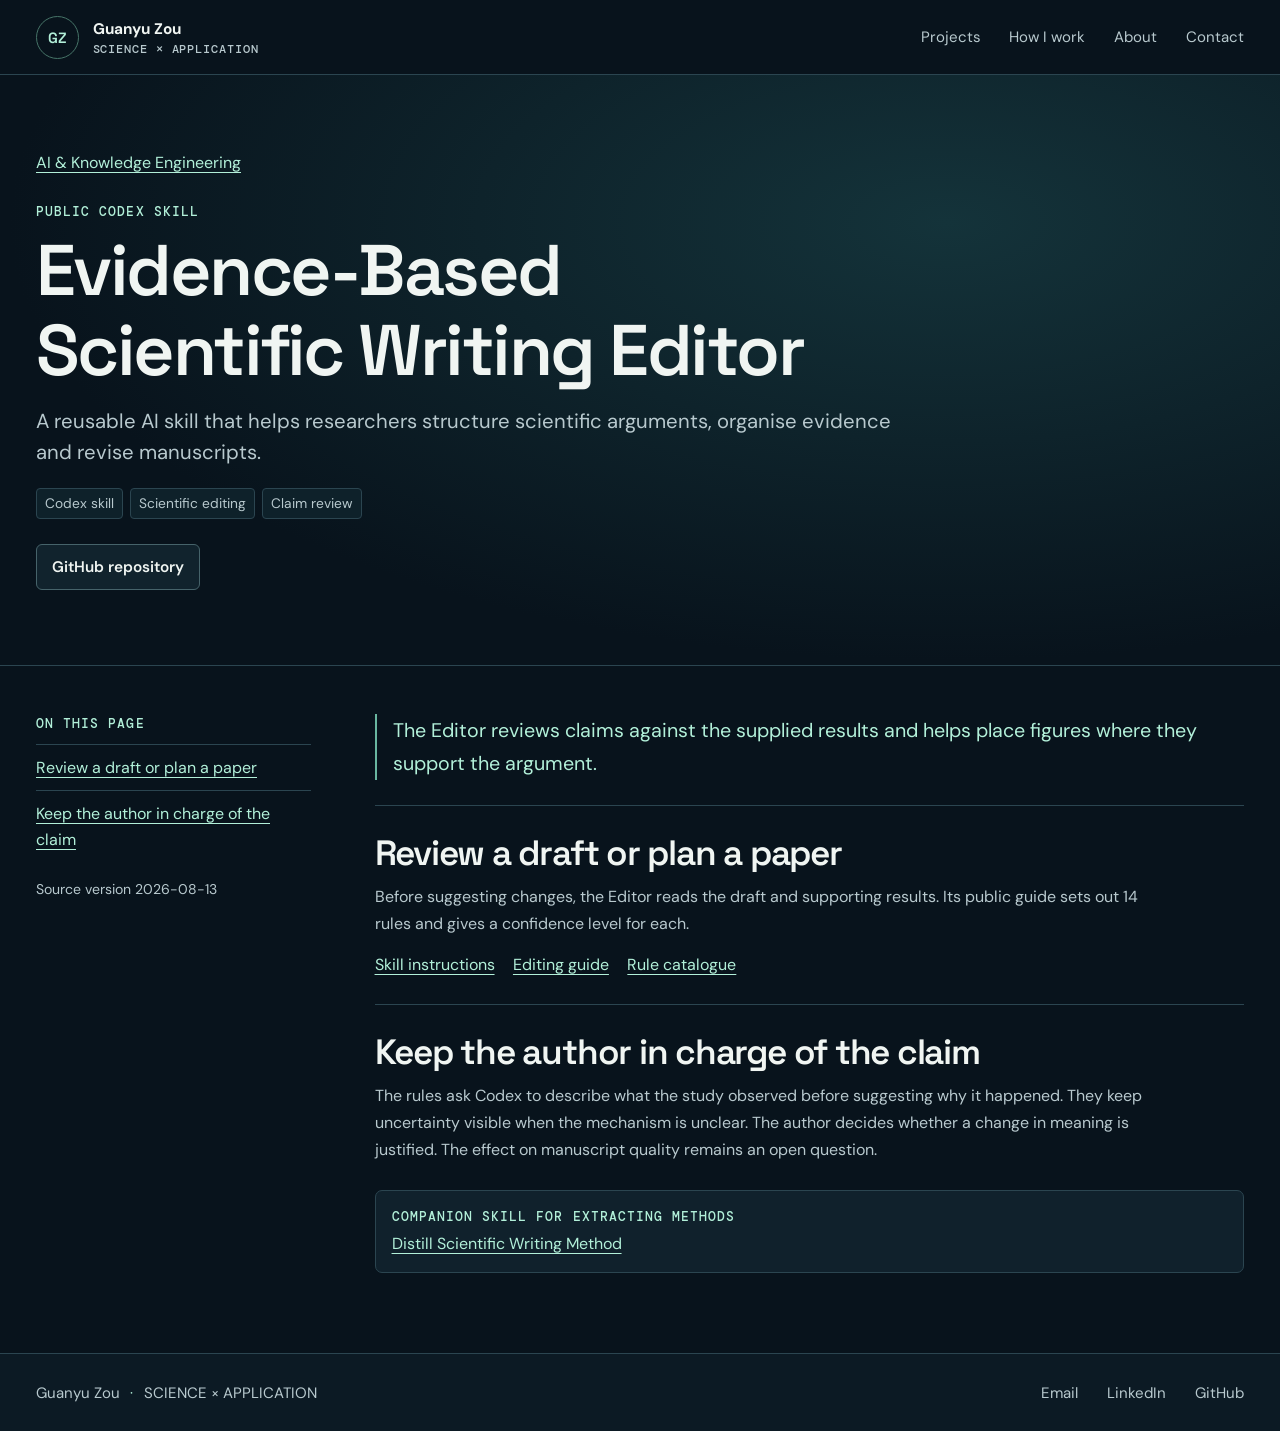
<file: writing-editor.html>
<!doctype html>
<html lang="en">
<head>
  <meta charset="utf-8">
  <meta name="viewport" content="width=device-width, initial-scale=1">
  <meta name="theme-color" content="#08131c">
  <title>Evidence-Based Scientific Writing Editor | Guanyu Zou</title>
  <meta name="description" content="A reusable AI skill that helps researchers structure scientific arguments, organise evidence and revise manuscripts.">
  <link rel="canonical" href="https://guanyuzooou.github.io/guanyu-zou-portfolio-public/writing-editor.html">
  <link rel="icon" href="assets/favicon.svg" type="image/svg+xml">
  <link rel="stylesheet" href="styles.css">
  <link rel="stylesheet" href="portfolio-v2.css">
  <meta property="og:type" content="website">
  <meta property="og:site_name" content="Guanyu Zou · Research &amp; Technology">
  <meta property="og:locale" content="en_GB">
  <meta property="og:title" content="Evidence-Based Scientific Writing Editor | Guanyu Zou">
  <meta property="og:description" content="A reusable AI skill that helps researchers structure scientific arguments, organise evidence and revise manuscripts.">
  <meta property="og:url" content="https://guanyuzooou.github.io/guanyu-zou-portfolio-public/writing-editor.html">
  <meta property="og:image" content="https://guanyuzooou.github.io/guanyu-zou-portfolio-public/assets/social-preview-v2.png">
  <meta property="og:image:width" content="1200">
  <meta property="og:image:height" content="630">
  <meta property="og:image:alt" content="Guanyu Zou, research and technology portfolio">
  <meta name="twitter:card" content="summary_large_image">
  <meta name="twitter:title" content="Evidence-Based Scientific Writing Editor | Guanyu Zou">
  <meta name="twitter:description" content="A reusable AI skill that helps researchers structure scientific arguments, organise evidence and revise manuscripts.">
  <meta name="twitter:image" content="https://guanyuzooou.github.io/guanyu-zou-portfolio-public/assets/social-preview-v2.png">
  <script src="portfolio-v2.js" defer></script>
</head>
<body class="v2-page">
<a class="skip-link" href="#main-content">Skip to main content</a>
<header class="v2-header">
  <div class="v2-wrap v2-header-inner">
    <a class="v2-brand" href="index.html" aria-label="Guanyu Zou home">
      <span class="v2-brand-mark" aria-hidden="true">GZ</span>
      <span><strong>Guanyu Zou</strong><small>SCIENCE × APPLICATION</small></span>
    </a>
    <button type="button" class="v2-menu-toggle" aria-expanded="false" aria-controls="portfolio-navigation" hidden>Menu</button>
    <nav id="portfolio-navigation" class="v2-nav" aria-label="Main navigation"><a href="index.html#work">Projects</a>
<a href="index.html#approach">How I work</a>
<a href="index.html#about">About</a>
<a href="index.html#contact">Contact</a></nav>
  </div>
</header>
<main id="main-content" tabindex="-1">
<header class="v2-case-header">
  <div class="v2-wrap">
    <a class="v2-text-link" href="index.html#knowledge">AI &amp; Knowledge Engineering</a>
    <p class="v2-kicker">Public Codex skill</p>
    <h1>Evidence-Based Scientific Writing Editor</h1>
    <p class="v2-lead">A reusable AI skill that helps researchers structure scientific arguments, organise evidence and revise manuscripts.</p>
    <ul class="v2-tags" aria-label="Technologies and methods"><li>Codex skill</li><li>Scientific editing</li><li>Claim review</li></ul>
    <div class="v2-actions"><a class="v2-button" href="https://github.com/GuanyuZooou/evidence-based-scientific-writing-editor">GitHub repository</a></div>
  </div>
</header>
<div class="v2-wrap v2-case-content">
  <aside class="v2-case-aside"><p class="v2-kicker">On this page</p><nav aria-label="Case sections"><ul><li><a href="#apply-an-editorial-method-to-a-new-manuscript">Review a draft or plan a paper</a></li><li><a href="#keep-editorial-decisions-accountable">Keep the author in charge of the claim</a></li></ul></nav>
    <p class="v2-reviewed">Source version <time datetime="2026-08-13">2026-08-13</time></p>
  </aside>
  <div class="v2-case-main">
    <p class="v2-case-outcome">The Editor reviews claims against the supplied results and helps place figures where they support the argument.</p>

    <section class="v2-case-section" id="apply-an-editorial-method-to-a-new-manuscript">
  <h2>Review a draft or plan a paper</h2>
  <p>Before suggesting changes, the Editor reads the draft and supporting results. Its public guide sets out 14 rules and gives a confidence level for each.</p>
  <ul class="v2-evidence-links"><li><a href="https://github.com/GuanyuZooou/evidence-based-scientific-writing-editor/blob/9421eb47414f88fedcc6c0d7bc4a332c2d5ea15b/skills/evidence-based-scientific-writing-editor/SKILL.md">Skill instructions</a></li><li><a href="https://github.com/GuanyuZooou/evidence-based-scientific-writing-editor/blob/9421eb47414f88fedcc6c0d7bc4a332c2d5ea15b/skills/evidence-based-scientific-writing-editor/references/editorial-method.md">Editing guide</a></li><li><a href="https://github.com/GuanyuZooou/evidence-based-scientific-writing-editor/blob/9421eb47414f88fedcc6c0d7bc4a332c2d5ea15b/skills/evidence-based-scientific-writing-editor/references/rule-catalog.csv">Rule catalogue</a></li></ul>
</section><section class="v2-case-section" id="keep-editorial-decisions-accountable">
  <h2>Keep the author in charge of the claim</h2>
  <p>The rules ask Codex to describe what the study observed before suggesting why it happened. They keep uncertainty visible when the mechanism is unclear. The author decides whether a change in meaning is justified. The effect on manuscript quality remains an open question.</p>

</section>

    <aside class="v2-related"><p class="v2-kicker">Companion skill for extracting methods</p><a href="writing-method.html">Distill Scientific Writing Method</a></aside>
  </div>
</div>
</main>
<footer class="v2-footer">
  <div class="v2-wrap"><span>Guanyu Zou <span class="v2-footer-separator">·</span> SCIENCE × APPLICATION</span>
    <nav aria-label="Contact links"><a href="mailto:guanyuuzouuu@outlook.com">Email</a>
<a href="https://www.linkedin.com/in/guanyu-zou/">LinkedIn</a>
<a href="https://github.com/GuanyuZooou">GitHub</a></nav>
  </div>
</footer>
</body>
</html>
</file>
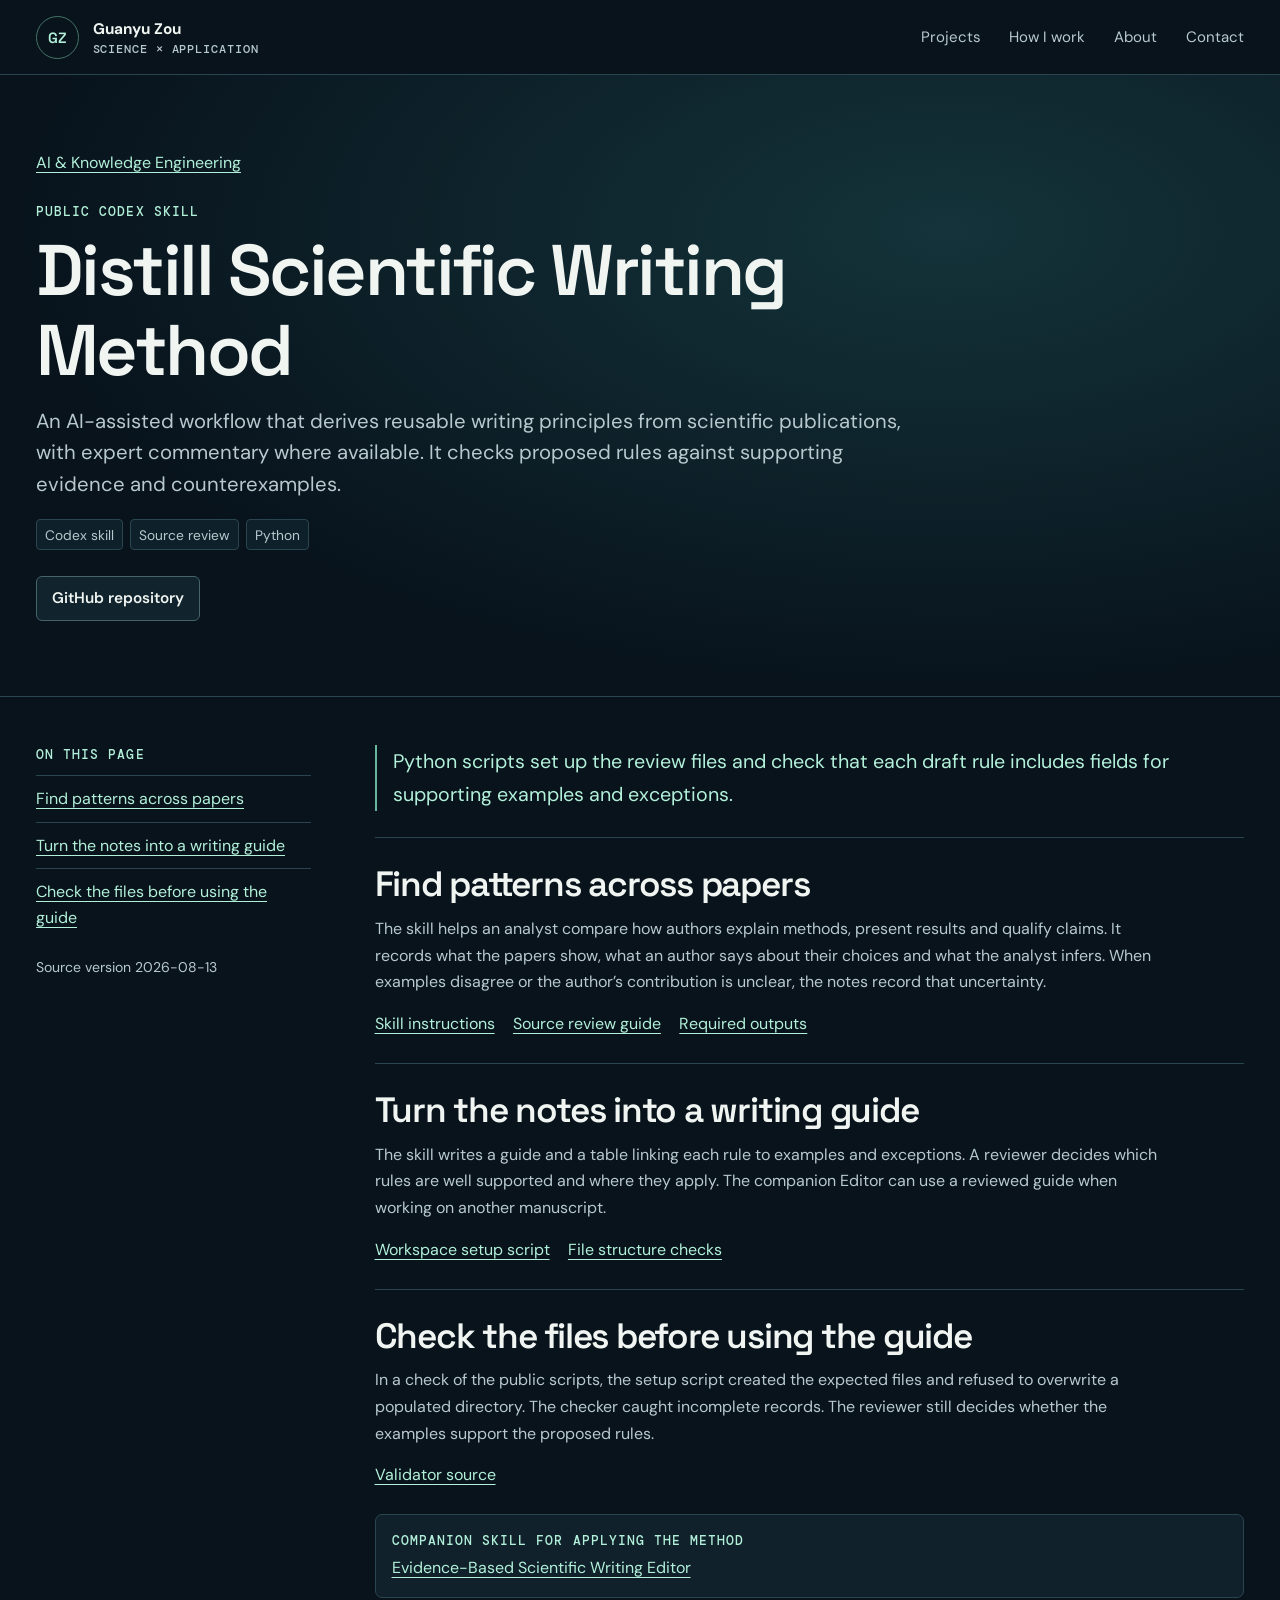
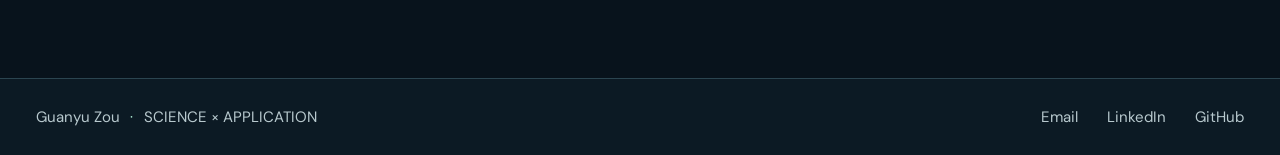
<file: writing-method.html>
<!doctype html>
<html lang="en">
<head>
  <meta charset="utf-8">
  <meta name="viewport" content="width=device-width, initial-scale=1">
  <meta name="theme-color" content="#08131c">
  <title>Distill Scientific Writing Method | Guanyu Zou</title>
  <meta name="description" content="An AI-assisted workflow that derives reusable writing principles from scientific publications, with expert commentary where available. It checks proposed rules against supporting evidence and counterexamples.">
  <link rel="canonical" href="https://guanyuzooou.github.io/guanyu-zou-portfolio-public/writing-method.html">
  <link rel="icon" href="assets/favicon.svg" type="image/svg+xml">
  <link rel="stylesheet" href="styles.css">
  <link rel="stylesheet" href="portfolio-v2.css">
  <meta property="og:type" content="website">
  <meta property="og:site_name" content="Guanyu Zou · Research &amp; Technology">
  <meta property="og:locale" content="en_GB">
  <meta property="og:title" content="Distill Scientific Writing Method | Guanyu Zou">
  <meta property="og:description" content="An AI-assisted workflow that derives reusable writing principles from scientific publications, with expert commentary where available. It checks proposed rules against supporting evidence and counterexamples.">
  <meta property="og:url" content="https://guanyuzooou.github.io/guanyu-zou-portfolio-public/writing-method.html">
  <meta property="og:image" content="https://guanyuzooou.github.io/guanyu-zou-portfolio-public/assets/social-preview-v2.png">
  <meta property="og:image:width" content="1200">
  <meta property="og:image:height" content="630">
  <meta property="og:image:alt" content="Guanyu Zou, research and technology portfolio">
  <meta name="twitter:card" content="summary_large_image">
  <meta name="twitter:title" content="Distill Scientific Writing Method | Guanyu Zou">
  <meta name="twitter:description" content="An AI-assisted workflow that derives reusable writing principles from scientific publications, with expert commentary where available. It checks proposed rules against supporting evidence and counterexamples.">
  <meta name="twitter:image" content="https://guanyuzooou.github.io/guanyu-zou-portfolio-public/assets/social-preview-v2.png">
  <script src="portfolio-v2.js" defer></script>
</head>
<body class="v2-page">
<a class="skip-link" href="#main-content">Skip to main content</a>
<header class="v2-header">
  <div class="v2-wrap v2-header-inner">
    <a class="v2-brand" href="index.html" aria-label="Guanyu Zou home">
      <span class="v2-brand-mark" aria-hidden="true">GZ</span>
      <span><strong>Guanyu Zou</strong><small>SCIENCE × APPLICATION</small></span>
    </a>
    <button type="button" class="v2-menu-toggle" aria-expanded="false" aria-controls="portfolio-navigation" hidden>Menu</button>
    <nav id="portfolio-navigation" class="v2-nav" aria-label="Main navigation"><a href="index.html#work">Projects</a>
<a href="index.html#approach">How I work</a>
<a href="index.html#about">About</a>
<a href="index.html#contact">Contact</a></nav>
  </div>
</header>
<main id="main-content" tabindex="-1">
<header class="v2-case-header">
  <div class="v2-wrap">
    <a class="v2-text-link" href="index.html#knowledge">AI &amp; Knowledge Engineering</a>
    <p class="v2-kicker">Public Codex skill</p>
    <h1>Distill Scientific Writing Method</h1>
    <p class="v2-lead">An AI-assisted workflow that derives reusable writing principles from scientific publications, with expert commentary where available. It checks proposed rules against supporting evidence and counterexamples.</p>
    <ul class="v2-tags" aria-label="Technologies and methods"><li>Codex skill</li><li>Source review</li><li>Python</li></ul>
    <div class="v2-actions"><a class="v2-button" href="https://github.com/GuanyuZooou/distill-scientific-writing-method">GitHub repository</a></div>
  </div>
</header>
<div class="v2-wrap v2-case-content">
  <aside class="v2-case-aside"><p class="v2-kicker">On this page</p><nav aria-label="Case sections"><ul><li><a href="#document-where-a-writing-rule-comes-from">Find patterns across papers</a></li><li><a href="#hand-the-method-to-an-editor">Turn the notes into a writing guide</a></li><li><a href="#verify-the-handoff-files">Check the files before using the guide</a></li></ul></nav>
    <p class="v2-reviewed">Source version <time datetime="2026-08-13">2026-08-13</time></p>
  </aside>
  <div class="v2-case-main">
    <p class="v2-case-outcome">Python scripts set up the review files and check that each draft rule includes fields for supporting examples and exceptions.</p>

    <section class="v2-case-section" id="document-where-a-writing-rule-comes-from">
  <h2>Find patterns across papers</h2>
  <p>The skill helps an analyst compare how authors explain methods, present results and qualify claims. It records what the papers show, what an author says about their choices and what the analyst infers. When examples disagree or the author’s contribution is unclear, the notes record that uncertainty.</p>
  <ul class="v2-evidence-links"><li><a href="https://github.com/GuanyuZooou/distill-scientific-writing-method/blob/d977c5486d41f8ed3246316ff082ca045a81a2ef/skills/distill-scientific-writing-method/SKILL.md">Skill instructions</a></li><li><a href="https://github.com/GuanyuZooou/distill-scientific-writing-method/blob/d977c5486d41f8ed3246316ff082ca045a81a2ef/skills/distill-scientific-writing-method/references/evidence-protocol.md">Source review guide</a></li><li><a href="https://github.com/GuanyuZooou/distill-scientific-writing-method/blob/d977c5486d41f8ed3246316ff082ca045a81a2ef/skills/distill-scientific-writing-method/references/output-contract.md">Required outputs</a></li></ul>
</section><section class="v2-case-section" id="hand-the-method-to-an-editor">
  <h2>Turn the notes into a writing guide</h2>
  <p>The skill writes a guide and a table linking each rule to examples and exceptions. A reviewer decides which rules are well supported and where they apply. The companion Editor can use a reviewed guide when working on another manuscript.</p>
  <ul class="v2-evidence-links"><li><a href="https://github.com/GuanyuZooou/distill-scientific-writing-method/blob/d977c5486d41f8ed3246316ff082ca045a81a2ef/skills/distill-scientific-writing-method/scripts/scaffold_extraction.py">Workspace setup script</a></li><li><a href="https://github.com/GuanyuZooou/distill-scientific-writing-method/blob/d977c5486d41f8ed3246316ff082ca045a81a2ef/skills/distill-scientific-writing-method/scripts/validate_extraction.py">File structure checks</a></li></ul>
</section><section class="v2-case-section" id="verify-the-handoff-files">
  <h2>Check the files before using the guide</h2>
  <p>In a check of the public scripts, the setup script created the expected files and refused to overwrite a populated directory. The checker caught incomplete records. The reviewer still decides whether the examples support the proposed rules.</p>
  <ul class="v2-evidence-links"><li><a href="https://github.com/GuanyuZooou/distill-scientific-writing-method/blob/d977c5486d41f8ed3246316ff082ca045a81a2ef/skills/distill-scientific-writing-method/scripts/validate_extraction.py">Validator source</a></li></ul>
</section>

    <aside class="v2-related"><p class="v2-kicker">Companion skill for applying the method</p><a href="writing-editor.html">Evidence-Based Scientific Writing Editor</a></aside>
  </div>
</div>
</main>
<footer class="v2-footer">
  <div class="v2-wrap"><span>Guanyu Zou <span class="v2-footer-separator">·</span> SCIENCE × APPLICATION</span>
    <nav aria-label="Contact links"><a href="mailto:guanyuuzouuu@outlook.com">Email</a>
<a href="https://www.linkedin.com/in/guanyu-zou/">LinkedIn</a>
<a href="https://github.com/GuanyuZooou">GitHub</a></nav>
  </div>
</footer>
</body>
</html>
</file>
<file: styles.css>
@import url('https://fonts.googleapis.com/css2?family=DM+Mono:wght@400;500&family=DM+Sans:wght@400;500;600;700&family=Space+Grotesk:wght@400;500;600;700&display=swap');
:root{--bg:#08131c;--panel:#0e1d27;--panel2:#132733;--line:rgba(211,240,239,.16);--line2:rgba(211,240,239,.28);--text:#f0f5f2;--muted:#a5b4b5;--mint:#b5f1df;--mint2:#70dfc9;--yellow:#f0eea2;--lav:#c5bbfe;--sans:'DM Sans',Arial,sans-serif;--display:'Space Grotesk',var(--sans);--mono:'DM Mono',Consolas,monospace;--page:1260px;--navh:78px}
*{box-sizing:border-box}html{scroll-behavior:smooth}body{margin:0;background:var(--bg);color:var(--text);font-family:var(--sans);-webkit-font-smoothing:antialiased}body::selection{background:var(--mint2);color:#061318}a{color:inherit;text-decoration:none}button{font:inherit}button,a{ -webkit-tap-highlight-color:transparent}a:focus-visible,button:focus-visible{outline:2px solid var(--mint);outline-offset:5px}svg,img{max-width:100%}p{line-height:1.68}.mono,.eyebrow,.tag,.kicker,.overline,.card-number,.metrics-label,.stat-label{font-family:var(--mono);font-weight:400;letter-spacing:.13em;text-transform:uppercase}.wrap{width:min(calc(100% - 112px),var(--page));margin-inline:auto}.section{padding:122px 0}.section-title{font-family:var(--display);font-size:clamp(43px,5.4vw,75px);letter-spacing:-.067em;font-weight:500;line-height:1.045;margin:16px 0 24px}.section-title i{font-style:normal;color:var(--mint)}.eyebrow{font-size:11px;color:var(--mint);display:flex;align-items:center;gap:11px}.eyebrow::before{content:'';width:22px;height:1px;background:var(--mint)}.thin-rule{height:1px;background:var(--line)}
.site-header{height:var(--navh);position:sticky;top:0;z-index:80;background:rgba(8,19,28,.86);border-bottom:1px solid rgba(224,248,238,.1);backdrop-filter:blur(24px);-webkit-backdrop-filter:blur(24px)}.nav-inner{height:100%;display:flex;align-items:center;justify-content:space-between;gap:34px}.brand{display:flex;align-items:center;gap:13px;white-space:nowrap}.brand-mark{display:inline-grid;place-items:center;border:1px solid var(--mint2);width:43px;height:43px;border-radius:50%;font:600 17px var(--display);letter-spacing:-.12em;color:var(--mint)}.brand-name{font:500 12px var(--mono);letter-spacing:.08em;color:#e0ebe9;line-height:1.6}.nav-links{display:flex;align-items:center;gap:34px}.nav-links a{font-size:12px;font-weight:600;color:#d8e5e3;transition:color .2s}.nav-links a:hover{color:var(--mint)}.nav-cta{border:1px solid var(--line2);padding:12px 16px;font:400 10px var(--mono);text-transform:uppercase;letter-spacing:.07em;display:flex;align-items:center;gap:14px;white-space:nowrap}.nav-cta:hover{background:rgba(184,244,226,.08)}.menu-button{display:none;border:1px solid var(--line2);border-radius:6px;background:transparent;color:var(--text);padding:10px 12px;font-size:18px;cursor:pointer}
.hero{padding:94px 0 44px;position:relative;overflow:hidden}.hero::before{content:'';position:absolute;inset:-90px -20px auto auto;width:900px;height:850px;background:radial-gradient(ellipse at 62% 35%,rgba(33,94,110,.3),transparent 58%);pointer-events:none}.hero-grid{display:grid;grid-template-columns:1.03fr .97fr;align-items:center;gap:3%;min-height:640px;position:relative}.hero-copy{position:relative;z-index:2}.hero .kicker{font-size:11px;color:var(--mint);margin:0 0 34px}.hero-title{font:500 clamp(67px,7.05vw,106px)/.99 var(--display);letter-spacing:-.085em;margin:0 0 27px;max-width:800px}.hero-title .light{font-weight:400;color:var(--mint);display:block}.hero-desc{font-size:17px;line-height:1.72;color:#bdcdcc;max-width:550px;margin:0 0 33px}.hero-actions{display:flex;gap:20px;flex-wrap:wrap;align-items:center}.btn{display:inline-flex;align-items:center;justify-content:center;gap:27px;padding:16px 22px;border-radius:3px;cursor:pointer;font-size:12px;font-weight:700;line-height:1.2;transition:transform .22s,background .22s,border-color .22s}.btn:hover{transform:translateY(-2px)}.btn-primary{background:var(--mint);color:#0b2027;border:1px solid var(--mint)}.btn-primary:hover{background:#def8ee}.btn-outline{background:transparent;border:1px solid var(--line2);color:#eef7f4}.btn-outline:hover{border-color:var(--mint)}.tiny-caption{font:10px var(--mono);letter-spacing:.02em;line-height:1.5;color:var(--muted)}.hero-note{margin-top:43px}.hero-note strong{color:#edf7ee;font-weight:500}
.science-console{border:1px solid rgba(175,231,223,.22);background:linear-gradient(138deg,#132832 0%,#0c1e29 52%,#0a202b 100%);min-height:548px;position:relative;overflow:hidden;box-shadow:0 30px 110px rgba(0,0,0,.22);border-radius:7px}.science-console:before{content:'';position:absolute;inset:0;background-image:linear-gradient(rgba(190,246,235,.035) 1px,transparent 1px),linear-gradient(90deg,rgba(190,246,235,.035) 1px,transparent 1px);background-size:38px 38px;mask-image:linear-gradient(90deg,transparent,black 35%,black);pointer-events:none}.console-top{display:flex;align-items:center;justify-content:space-between;padding:22px 25px 0;position:relative;z-index:2}.console-top .mono{font-size:10px;color:#b7d7d4}.signal{display:flex;align-items:center;gap:8px;font:9px var(--mono);letter-spacing:.08em;color:var(--mint)}.signal:before{content:'';width:7px;height:7px;background:#86edc7;border-radius:50%;box-shadow:0 0 16px #86edc7}.console-visual{position:relative;padding:12px 7px;height:392px}.console-visual svg{height:100%;width:100%;overflow:visible;filter:drop-shadow(0 0 10px rgba(95,203,214,.1))}.console-label{position:absolute;left:25px;top:42px;color:#a7c0c5;font:9px var(--mono);letter-spacing:.1em}.console-chip{position:absolute;right:24px;bottom:42px;background:rgba(6,17,26,.78);border:1px solid rgba(156,229,212,.25);backdrop-filter:blur(6px);font:10px/1.9 var(--mono);padding:15px 18px;color:#b4d1ce}.console-chip strong{color:#e7f8ef;font-weight:400}.console-footer{border-top:1px solid var(--line);padding:20px 25px 17px;display:flex;justify-content:space-between;gap:10px;font:9px var(--mono);letter-spacing:.08em;color:#92adad}.console-footer span:first-child{color:var(--mint)}
.hero-stats{border-top:1px solid var(--line);margin-top:42px;display:grid;grid-template-columns:repeat(3,1fr)}.hero-stat{padding:29px 25px;border-right:1px solid var(--line)}.hero-stat:first-child{padding-left:0}.hero-stat:last-child{border:0}.stat-value{font:500 clamp(30px,3vw,40px)/1 var(--display);letter-spacing:-.05em;color:#f2f9f5}.stat-label{color:var(--muted);font-size:10px;line-height:1.8;margin-top:10px;letter-spacing:.065em}
.ticker{border-block:1px solid var(--line);overflow:hidden;background:#0d222c}.ticker-inner{padding:17px 0;display:flex;gap:48px;align-items:center;justify-content:space-between;white-space:nowrap}.ticker span{color:#97b2b2;font:10px var(--mono);text-transform:uppercase;letter-spacing:.09em}.ticker b{color:var(--mint2);font-weight:400;margin-right:20px}
.intro-section{background:#e9eee8;color:#092027}.intro-grid{display:grid;grid-template-columns:.7fr 1.3fr;gap:80px;align-items:start}.intro-section .eyebrow{color:#396e66}.intro-section .eyebrow::before{background:#396e66}.intro-title{font:500 clamp(43px,5.0vw,72px)/1.06 var(--display);letter-spacing:-.065em;max-width:830px;margin:0 0 24px}.intro-title em{font-style:normal;color:#4f817b}.intro-description{font-size:17px;color:#47636a;max-width:700px;margin:0 0 42px}.method-row{border-top:1px solid #c6d2d0;padding:24px 0;display:grid;grid-template-columns:60px 1fr;gap:24px}.method-row:last-child{border-bottom:1px solid #c6d2d0}.method-index{font:12px var(--mono);color:#65817c}.method-row h3{font:500 22px var(--display);letter-spacing:-.035em;margin:0 0 5px}.method-row p{color:#526970;font-size:14px;line-height:1.65;margin:0}
.work-heading{display:flex;align-items:end;justify-content:space-between;gap:40px;margin-bottom:41px}.work-heading .section-title{margin-bottom:0}.section-lead{color:var(--muted);max-width:450px;font-size:15px;margin:0 0 7px}.work-filters{display:flex;align-items:center;gap:8px;margin-bottom:25px;flex-wrap:wrap}.filter-button{background:transparent;color:#8facab;font:10px var(--mono);padding:11px 15px;border:1px solid var(--line);border-radius:25px;cursor:pointer;letter-spacing:.02em}.filter-button[aria-pressed="true"],.filter-button:hover{color:var(--mint);border-color:var(--mint2);background:rgba(172,239,217,.07)}.project-grid{display:grid;grid-template-columns:repeat(2,minmax(0,1fr));gap:20px}.project-card{border-radius:6px;display:flex;flex-direction:column;min-height:580px;position:relative;overflow:hidden;transition:transform .25s,box-shadow .25s}.project-card:hover{transform:translateY(-5px);box-shadow:0 15px 40px rgba(0,0,0,.17)}.project-card.is-hidden{display:none}.card-dark{background:#102a35;border:1px solid #254650;color:#f0f6f1}.card-lav{background:#dcdaf0;color:#172331}.card-sand{background:#e7e9db;color:#182b30}.card-ai{background:#132f34;border:1px solid #396657;color:#f4f6e6}.card-inner{padding:32px 36px 0}.card-top{display:flex;justify-content:space-between;align-items:center;gap:12px}.card-number{font-size:10px;opacity:.72}.card-icon{font-size:25px;line-height:1}.project-card h3{font:500 clamp(27px,3vw,39px)/1.12 var(--display);letter-spacing:-.06em;max-width:500px;margin:36px 0 13px}.project-card p{max-width:440px;font-size:14px;line-height:1.66;opacity:.76;margin:0}.card-art{flex:1;min-height:245px;position:relative;display:flex;align-items:center;justify-content:center;margin:11px 16px 0;overflow:hidden}.card-art img{width:100%;height:100%;max-height:270px;object-fit:contain;transition:transform .5s}.project-card:hover .card-art img{transform:scale(1.055)}.card-bottom{border-top:1px solid currentColor;opacity:.9;margin:0 36px 30px;padding-top:18px;display:flex;align-items:center;justify-content:space-between;gap:10px}.card-bottom span{font:10px/1.5 var(--mono);text-transform:uppercase;letter-spacing:.045em}.card-bottom b{font:500 20px var(--display)}.card-ai .card-art:after{content:'EXPLORATORY RESEARCH';position:absolute;bottom:8px;left:8px;color:#bee9ca;font:9px var(--mono);letter-spacing:.05em}.small-disclaimer{color:#92adaf;font:11px/1.6 var(--mono);margin-top:18px}
.principle-section{background:#10242d;border-block:1px solid var(--line)}.principle-top{display:grid;grid-template-columns:1fr 1fr;gap:110px;align-items:center}.principle-quote{font:500 clamp(32px,4.5vw,57px)/1.18 var(--display);letter-spacing:-.06em}.principle-quote em{color:var(--mint);font-style:normal}.principle-text{font-size:15px;color:#b2c3c3}.principle-chain{display:grid;grid-template-columns:repeat(3,1fr);gap:14px;margin-top:58px}.chain-node{background:#16323b;border:1px solid #29505a;padding:26px 28px;min-height:176px;position:relative}.chain-node .mono{font-size:10px;color:var(--mint)}.chain-node h3{font:500 21px var(--display);letter-spacing:-.035em;margin:26px 0 8px}.chain-node p{font-size:13px;color:#9fbbbc;margin:0}.chain-node:not(:last-child):after{content:'→';font-size:20px;color:var(--mint);position:absolute;right:-18px;top:50%;z-index:2}
.lab-section{overflow:hidden}.lab-layout{display:grid;grid-template-columns:1fr 1fr;gap:60px;align-items:center}.lab-visual{background:#122c32;border:1px solid #29525c;border-radius:9px;padding:30px;position:relative;min-height:500px;display:grid;place-items:center;background-image:radial-gradient(circle at 35% 40%,rgba(98,231,208,.1),transparent 60%)}.lab-visual img{width:100%}.lab-visual small{position:absolute;left:26px;bottom:20px;color:#8fa9aa;font:10px var(--mono)}.status-pill{display:inline-flex;align-items:center;gap:8px;color:var(--yellow);background:#273527;padding:8px 13px;font:10px var(--mono);letter-spacing:.04em;border-radius:20px}.status-pill:before{content:'';width:6px;height:6px;background:var(--yellow);border-radius:50%}.lab-desc{color:#acc4c4;font-size:16px}.skill-pills{display:flex;flex-wrap:wrap;gap:9px;margin:27px 0 34px}.skill-pills span{padding:9px 12px;border:1px solid var(--line2);font:10px var(--mono);color:#b7cbcc;border-radius:2px}.link-arrow{display:inline-flex;align-items:center;gap:15px;font:500 13px var(--display);border-bottom:1px solid var(--mint2);padding-bottom:10px;color:var(--mint)}.link-arrow:hover{gap:22px}
.about-section{background:#e9eee8;color:#102832}.about-layout{display:grid;grid-template-columns:.8fr 1.2fr;gap:70px}.about-monogram{font:500 clamp(120px,20vw,270px)/.77 var(--display);letter-spacing:-.13em;color:#bed4cb;margin:38px 0 22px}.about-subtitle{font:400 14px var(--mono);letter-spacing:.04em;color:#416961}.about-content .section-title{margin-top:12px}.about-content p{color:#49636a;max-width:700px;font-size:16px}.about-facts{display:grid;grid-template-columns:1fr 1fr;gap:23px;margin-top:37px}.about-fact{border-top:1px solid #bdcdca;padding-top:14px}.about-fact .mono{font-size:10px;color:#4c7b71}.about-fact strong{display:block;font:500 15px/1.4 var(--display);margin-top:12px}.contact-section{text-align:center;padding:130px 0 110px;background:radial-gradient(ellipse at 50% 0%,#153a40,#08131c 60%)}.contact-section .eyebrow{justify-content:center}.contact-section .section-title{max-width:900px;margin-inline:auto}.contact-section p{max-width:585px;margin:0 auto 30px;color:#aebfc1;font-size:15px}.contact-actions{display:flex;justify-content:center;align-items:center;gap:12px;flex-wrap:wrap}.contact-links{margin:24px auto 0;display:flex;align-items:center;justify-content:center;gap:24px;font:12px var(--mono);color:var(--mint)}.contact-links a{text-decoration:underline;text-underline-offset:6px}.contact-draft{font:10px var(--mono);color:#8caaa9;margin-top:25px}.footer{border-top:1px solid var(--line);padding:25px 0 35px}.footer-inner{display:flex;align-items:center;justify-content:space-between;gap:20px}.footer span{font:10px var(--mono);color:#779394}.footer a{color:var(--mint)}

.case-hero{padding:78px 0 70px;border-bottom:1px solid var(--line);overflow:hidden;position:relative;background:radial-gradient(ellipse at 80% 25%,rgba(50,104,104,.19),transparent 50%)}.back-link{display:inline-flex;align-items:center;gap:14px;color:#a7c2c1;font:11px var(--mono);margin-bottom:66px}.back-link:hover{color:var(--mint)}.case-kicker{font:11px var(--mono);color:var(--mint);letter-spacing:.09em}.case-title{font:500 clamp(54px,7.5vw,110px)/1.02 var(--display);letter-spacing:-.075em;max-width:1040px;margin:22px 0 24px}.case-intro{font-size:19px;color:#b6c9c9;max-width:800px;line-height:1.68}.case-status{font:10px var(--mono);border:1px solid var(--line2);display:inline-block;padding:9px 12px;margin-top:23px;color:#b4d6cb}.case-metrics{display:grid;grid-template-columns:repeat(3,1fr);border-block:1px solid var(--line);margin-top:63px}.metric{padding:28px 25px;border-right:1px solid var(--line)}.metric:first-child{padding-left:0}.metric:last-child{border-right:0}.metric strong{font:500 clamp(36px,5vw,65px) var(--display);letter-spacing:-.065em;display:block;color:var(--mint)}.metric span{font:10px/1.8 var(--mono);color:#a2b6b7;display:block;max-width:240px;margin-top:7px}.case-story{display:grid;grid-template-columns:270px 1fr;gap:60px;align-items:start}.case-side{position:sticky;top:115px}.case-side .mono{font-size:10px;color:var(--mint)}.case-side a{display:block;border-top:1px solid var(--line);padding:16px 0;color:#acc5c1;font:12px var(--mono)}.case-side a:hover{color:var(--mint)}.case-main h2{font:500 clamp(29px,3.7vw,49px)/1.1 var(--display);letter-spacing:-.055em;margin:0 0 20px}.case-main p{font-size:16px;color:#b7c9c9;max-width:810px}.case-chapter{padding:25px 0 55px;scroll-margin-top:100px}.case-chapter+.case-chapter{border-top:1px solid var(--line);padding-top:52px}.case-figure{background:#142b36;border:1px solid #2c5357;border-radius:5px;padding:26px;margin:26px 0 22px;min-height:270px}.case-figure img{max-height:400px;width:100%;object-fit:contain;display:block}.figure-note{font:10px/1.65 var(--mono);color:#8ca9a9;margin:0}.case-details{margin-top:22px;display:grid;grid-template-columns:1fr 1fr;gap:16px}.detail-box{border:1px solid var(--line);padding:20px}.detail-box b{display:block;font:10px var(--mono);color:var(--mint);letter-spacing:.08em;margin-bottom:12px}.detail-box p{font-size:13px;line-height:1.65;margin:0}.case-list{padding-left:22px;color:#b6cccc;line-height:1.9;font-size:15px}.case-list li{padding-left:6px;margin:10px 0}.case-highlight{border-left:2px solid var(--mint);padding:8px 0 8px 26px;margin:32px 0;font:400 clamp(21px,2.5vw,30px)/1.45 var(--display);letter-spacing:-.026em;color:#f2f8f5}.case-next{display:grid;grid-template-columns:1fr auto;gap:25px;align-items:center;background:#122a31;border:1px solid #315157;padding:27px 34px;margin:60px 0 10px}.case-next .mono{color:var(--mint);font-size:10px}.case-next h3{font:500 27px var(--display);letter-spacing:-.04em;margin:8px 0}.case-next a{font-size:24px;color:var(--mint)}
.lab-steps{display:grid;grid-template-columns:repeat(5,1fr);gap:8px;margin:30px 0 16px}.lab-step{border:1px solid var(--line);background:#152b34;color:#9fb8b9;min-height:106px;text-align:left;padding:17px 12px;cursor:pointer;font:11px/1.6 var(--mono);transition:background .2s,border-color .2s}.lab-step b{display:block;color:var(--mint);margin-bottom:12px;font-weight:400}.lab-step[aria-pressed="true"]{border-color:var(--mint);background:#234746;color:#f1f9f4}.step-description{background:#e5ebe4;color:#233d40;padding:22px 24px;min-height:115px;font-size:15px;line-height:1.65}.demo-panel{display:flex;align-items:center;gap:14px;flex-wrap:wrap;padding:20px 0}.demo-panel button{padding:9px 13px;color:#b6cdcc;background:transparent;border:1px solid var(--line2);cursor:pointer;font:11px var(--mono)}.demo-panel button[aria-pressed="true"]{border-color:var(--mint);color:var(--mint)}.schematic-resolution{width:100%;height:240px;background:#0b202b;display:grid;place-items:center;overflow:hidden;position:relative}.schematic-resolution svg{width:100%;height:100%}.schematic-resolution.pixel svg{filter:url(#pixelate) blur(1px)}.schematic-resolution.coarse svg{filter:blur(6px) contrast(2)}.demo-label{color:#a9cbca;font:11px var(--mono)}
@media(max-width:1100px){.wrap{width:min(calc(100% - 70px),var(--page))}.hero-grid{gap:20px}.hero-title{font-size:clamp(60px,7.8vw,84px)}.science-console{min-height:490px}.console-visual{height:332px}.intro-grid{gap:40px}.principle-top{gap:45px}.nav-links{gap:23px}.nav-cta{display:none}}
@media(max-width:820px){.wrap{width:min(calc(100% - 42px),var(--page))}.site-header{height:69px}.nav-cta{display:none}.menu-button{display:block}.nav-links{display:none;position:absolute;top:69px;left:0;right:0;background:#0d202a;border-bottom:1px solid var(--line2);padding:20px 24px 26px;flex-direction:column;align-items:flex-start;gap:21px}.nav-links.open{display:flex}.hero{padding:64px 0 40px}.hero-grid{display:block;min-height:0}.hero-copy{margin-bottom:47px}.hero-title{font-size:clamp(58px,10vw,90px)}.science-console{min-height:480px}.console-visual{height:340px}.hero-stats{margin-top:30px}.section{padding:85px 0}.intro-grid,.principle-top,.lab-layout,.about-layout{grid-template-columns:1fr;gap:35px}.intro-description{max-width:850px}.work-heading{display:block}.work-heading .section-title{margin-bottom:23px}.lab-visual{min-height:320px}.lab-visual img{max-height:350px}.about-monogram{font-size:170px;margin-bottom:0}.case-story{grid-template-columns:1fr;gap:10px}.case-side{display:none}.case-hero{padding:46px 0 55px}.back-link{margin-bottom:45px}.case-title{font-size:clamp(52px,9vw,85px)}}
@media(max-width:600px){.wrap{width:min(calc(100% - 36px),var(--page))}.brand-mark{width:39px;height:39px}.brand-name{font-size:10px}.hero-title{font-size:clamp(57px,11vw,70px)}.hero-desc{font-size:15px}.hero-note{margin-top:29px}.science-console{min-height:370px}.console-top{padding:17px 17px 0}.console-visual{height:255px}.console-label{left:17px;top:30px;font-size:8px}.console-chip{right:14px;bottom:20px;padding:10px;font-size:8px}.console-footer{padding:13px 17px;font-size:8px}.hero-stats{grid-template-columns:1fr 1fr}.hero-stat{padding:19px 12px}.hero-stat:first-child{padding-left:0}.hero-stat:nth-child(2){border:0}.hero-stat:last-child{border-top:1px solid var(--line);grid-column:1/-1;padding-left:0}.stat-value{font-size:31px}.ticker-inner{gap:26px;overflow:hidden;justify-content:flex-start}.ticker span{font-size:9px}.section{padding:72px 0}.section-title{font-size:47px}.intro-title{font-size:clamp(42px,10vw,60px)}.method-row{grid-template-columns:40px 1fr;gap:14px}.project-grid{grid-template-columns:1fr}.project-card{min-height:505px}.card-inner{padding:25px 25px 0}.card-art{min-height:200px}.card-bottom{margin:0 25px 24px}.project-card h3{font-size:33px;margin:28px 0 12px}.principle-chain{grid-template-columns:1fr;gap:10px}.chain-node{min-height:auto;padding:23px}.chain-node h3{margin:14px 0 7px}.chain-node:not(:last-child):after{content:'↓';right:50%;top:calc(100% - 6px)}.lab-layout{gap:28px}.lab-visual{padding:12px;min-height:260px}.about-facts{grid-template-columns:1fr}.about-monogram{font-size:150px}.contact-section{padding:75px 0}.footer-inner{align-items:start;flex-direction:column}.case-title{font-size:clamp(48px,11vw,69px)}.case-intro{font-size:16px}.case-metrics{grid-template-columns:1fr 1fr;margin-top:42px}.metric{padding:20px 14px}.metric:nth-child(2){border:0}.metric:last-child{border-top:1px solid var(--line);grid-column:1/-1;padding-left:0}.metric strong{font-size:44px}.case-chapter{padding-bottom:30px}.case-chapter+.case-chapter{padding-top:33px}.case-details{grid-template-columns:1fr}.lab-steps{grid-template-columns:repeat(2,1fr)}.lab-step{min-height:80px}.case-figure{padding:12px}.case-next{padding:20px}.case-next h3{font-size:22px}}
@media(prefers-reduced-motion:reduce){html{scroll-behavior:auto}*,*:after,*:before{animation-duration:.01ms!important;transition-duration:.01ms!important}}

.science-console{display:flex;flex-direction:column}
.console-visual{flex:1}


.skills-section{background:#102630;border-top:1px solid #26424c;border-bottom:1px solid #26424c;padding-top:85px;padding-bottom:88px}
.skills-header{display:flex;align-items:end;justify-content:space-between;gap:40px;margin-bottom:26px}
.skills-header .section-title{margin-bottom:0;max-width:850px}
.skills-grid{display:grid;grid-template-columns:repeat(2,minmax(0,1fr));gap:13px}
.skill-card{display:flex;flex-direction:column;min-height:273px;background:#182f3a;border:1px solid #315360;padding:26px 28px 22px;border-radius:7px;transition:background .18s,transform .18s,border-color .18s}
.skill-card:hover{background:#1e3b45;border-color:#abecd8;transform:translateY(-3px)}
.skill-top{display:flex;align-items:center;justify-content:space-between;color:#a9e9d5;font:10px var(--mono);letter-spacing:.09em}
.skill-top>span:last-child{font-size:21px;line-height:1}
.skill-card h3{font:500 clamp(23px,3vw,31px)/1.15 var(--display);letter-spacing:-.035em;margin:27px 0 9px;color:#e9f8f4}
.skill-focus{font-size:14px!important;color:#b8d8d7;margin:0 0 16px!important;line-height:1.4!important}
.skill-detail{color:#96b3b9;font-size:12px;line-height:1.75;margin-bottom:23px}
.skill-proof{font:10px var(--mono);color:#a9e9d5;margin-top:auto;border-top:1px solid #39545e;padding-top:15px;letter-spacing:.03em}
.skills-footnote{color:#a6bfc2;font:11px/1.65 var(--mono);margin:22px 0 0}
.hero-title{font-size:clamp(57px,6.4vw,94px)}
.hero-note{line-height:1.8}
.project-card h3{margin-top:28px}
.card-bottom strong{font-weight:600;letter-spacing:0;display:inline-block;margin-top:5px;font-size:10px}
#approach{padding:92px 0}
.case-toolkit{margin:27px 0 0;display:grid;grid-template-columns:repeat(3,minmax(0,1fr));gap:12px}
.case-toolkit-item{padding:17px 19px;border:1px solid #36505a;border-radius:6px;background:#18313b;min-height:114px;display:flex;flex-direction:column;gap:11px}
.case-toolkit-item span{font:10px var(--mono);letter-spacing:.085em;color:#a5e1ca}
.case-toolkit-item strong{font:500 14px/1.5 var(--sans);color:#f0f4ed}
@media(max-width:820px){.skills-header{display:block}.skills-header .section-title{margin-bottom:14px}.case-toolkit{grid-template-columns:1fr 1fr}}
@media(max-width:600px){.skills-section{padding:62px 0}.skills-grid{grid-template-columns:1fr}.skill-card{min-height:235px;padding:22px}.skill-card h3{margin-top:17px}.skill-detail{margin-bottom:15px}.case-toolkit{grid-template-columns:1fr}.case-toolkit-item{min-height:88px}.hero-title{font-size:clamp(57px,10.2vw,71px)}}


.skip-link{position:absolute;left:-10000px;top:8px;z-index:1000;background:#b5f1df;color:#08131c;padding:10px 18px}.skip-link:focus{left:8px}
.proof-note{color:#a8bcbc;font-size:13px;margin:-17px 0 24px;max-width:940px}
.hero .hero-note{line-height:1.85;max-width:650px}
.hero .hero-note strong{font-weight:500}
@media (min-width:821px){.hero{padding-top:66px}.hero-grid{min-height:560px}.hero-title{font-size:clamp(56px,6.2vw,90px)}.science-console{min-height:460px}.console-visual{min-height:290px}}
@media(max-width:820px){.hero{padding:43px 0 32px}.hero-copy{margin-bottom:22px}.hero-title{font-size:clamp(43px,9vw,72px);max-width:630px}.hero .kicker{margin:0 0 18px;line-height:1.6}.hero-desc{margin-bottom:21px}.hero-note{margin-top:21px}.science-console{display:none}.hero-stats{margin-top:28px}.skills-section{padding-top:55px}.skills-header .section-title{margin-top:8px}.proof-note{margin:0 0 20px}}
@media(max-width:600px){.hero-title{font-size:clamp(40px,10vw,57px)}.hero-desc{line-height:1.56}.btn{padding:13px 14px;gap:10px}.hero-actions{gap:9px}.hero-note{font-size:9px}.stat-label{font-size:9px}.skills-section{padding-top:45px}.skills-header .section-title{font-size:39px}.skills-grid{gap:13px}}


.hero-evidence{margin:0;background:#fff;border:1px solid #315360;border-radius:7px;overflow:hidden;align-self:center}
.evidence-label{font:10px/1.6 var(--mono);letter-spacing:.06em;padding:14px 18px;background:#142b36;color:var(--mint)}
.hero-evidence img{display:block;width:100%;height:auto;padding:14px}
.hero-evidence figcaption{display:flex;flex-wrap:wrap;gap:10px;justify-content:space-between;padding:14px 18px;background:#142b36;font-size:11px;color:#c3d6d4;line-height:1.6}
.hero-evidence figcaption a{color:var(--mint)}
.hero-tools{font:11px/1.8 var(--mono);color:var(--mint);margin:0 0 22px;max-width:560px}
.hero-grid{min-height:0;gap:48px;grid-template-columns:1fr 1fr}
.hero-title{font-size:clamp(44px,4.5vw,66px);line-height:1.03;letter-spacing:-.06em}
.hero{padding-top:48px}.hero .kicker{margin-bottom:23px}.hero-note{margin-top:25px}
.hero-stats{margin-top:30px}.hero-stat{padding-top:21px;padding-bottom:21px}.stat-value{font-size:32px}
.research-figure{padding:0;min-height:0;background:white;overflow:hidden;border-color:#315360}
.research-image-link{display:block;color:#1b505b}
.research-figure img{display:block;width:100%;height:auto;max-height:none;padding:14px;object-fit:contain}
.image-expand{display:block;padding:0 18px 14px;text-align:right;font:11px var(--mono);color:#28606a;text-decoration:underline;text-underline-offset:3px}
.research-figure figcaption{background:#142b36;color:#bdcfce;padding:17px 20px;font-size:12px;line-height:1.75;border-top:1px solid #315360}
.case-title{font-size:clamp(40px,5.2vw,72px);letter-spacing:-.05em;max-width:1000px}
.case-hero{padding-top:46px;padding-bottom:40px}.back-link{margin-bottom:34px}.case-metrics{margin-top:32px}
@media(max-width:820px){.hero-grid{display:block}.hero-evidence{display:none}.hero{padding-top:32px}.hero-title{font-size:clamp(38px,7vw,58px)}.hero .hero-note{margin-top:18px}.hero-tools{font-size:10px}.hero-stats{grid-template-columns:repeat(3,minmax(0,1fr));margin-top:20px}.hero-stat{padding:16px 10px;border-right:1px solid var(--line)}.hero-stat:last-child{grid-column:auto;border-top:0;padding-left:10px}.stat-value{font-size:24px}.stat-label{font-size:8px;letter-spacing:0;overflow-wrap:anywhere}.skills-section{padding-top:30px}.case-title{font-size:clamp(38px,6.5vw,56px)}.case-figure{margin-inline:0}}
@media(max-width:600px){.hero-title{font-size:38px}.hero-desc{font-size:14px;margin-bottom:16px}.hero .kicker{font-size:9px;margin-bottom:16px}.hero-note{font-size:8px}.hero-tools{margin-bottom:17px}.hero-actions{gap:8px}.hero-stat{padding-block:14px}.stat-value{font-size:23px}.research-figure img{padding:8px}.research-figure figcaption{padding:14px;font-size:11px}.case-title{font-size:39px}.back-link{margin-bottom:28px}}


.validation-metric{font-size:24px;line-height:1.3;max-width:270px;letter-spacing:-.03em}
.research-thumbnail{margin:18px 25px;background:#fff;border-radius:4px;padding:12px;display:flex;flex-direction:column;justify-content:center;gap:10px;min-height:300px}
.card-art.research-thumbnail img{width:100%;height:280px;max-height:none;object-fit:contain;transform:none;opacity:1;filter:none}
.thumbnail-label{font:10px/1.55 var(--mono);color:#32545c;display:block;border-top:1px solid #dce4e5;padding-top:10px;letter-spacing:0}
.project-card:hover .research-thumbnail img{transform:none}
.proof-note a{text-decoration:underline;text-underline-offset:4px;color:var(--mint)}
.contribution-note{border-left:2px solid var(--mint2);padding:2px 0 2px 20px;margin:24px 0 30px}
.case-main .contribution-note h3,.case-main .validation-note h3{font:500 17px/1.4 var(--sans);color:var(--mint);margin:12px 0 8px;letter-spacing:0}
.case-main .contribution-note p,.case-main .validation-note p{font-size:14px;line-height:1.75;margin:8px 0 18px}
.validation-note{padding:10px 22px;border:1px solid var(--line);margin:25px 0}
@media(max-width:820px){
  body:has(.hero) main{display:flex;flex-direction:column}
  body:has(.hero) main>*{order:3}
  body:has(.hero) main>.hero{order:0}
  body:has(.hero) main>#work{order:1}
  body:has(.hero) main>#skills{order:2}
  #work{padding-top:30px;padding-bottom:50px;scroll-margin-top:80px}
  #skills{scroll-margin-top:85px}
  #work .work-heading{margin-bottom:22px}
  #work .section-title{font-size:clamp(33px,5.5vw,44px);margin:12px 0 16px}
  #work .section-lead{font-size:14px}
  #work .proof-note{font-size:12px;margin-bottom:18px}
  .validation-metric{font-size:18px}
  .card-art.research-thumbnail img{height:245px}
  .research-thumbnail{min-height:0;padding:10px}
}
@media(max-width:600px){
  .validation-metric{font-size:15px;line-height:1.3;max-width:110px}
  .hero-stat .stat-label{font-size:8px;line-height:1.65}
  .hero-stats{margin-top:14px}.hero{padding-bottom:20px}
  #work .work-heading .section-lead{display:none}
  #work .work-filters{gap:6px;margin-bottom:18px}
  #work .filter-button{font-size:10px;padding:9px 11px}
  .card-art.research-thumbnail img{height:auto;max-height:290px;min-height:0}
  .research-thumbnail{margin:14px 18px;padding:10px}
  .project-card:has(.research-thumbnail){min-height:0}
  .project-card:has(.research-thumbnail) .card-inner{padding:22px 22px 0}
  .project-card:has(.research-thumbnail) h3{font-size:28px;margin:20px 0 12px}
  .thumbnail-label{font-size:9px}
  .validation-note{padding:8px 15px}
}


.exploration-page .case-metrics .metric strong{font-size:clamp(24px,3vw,40px);line-height:1.25;overflow-wrap:anywhere}


.tools-section{border-block:1px solid var(--line);background:#0d2029;scroll-margin-top:90px}
.tools-section .section-title{font-size:clamp(38px,4.5vw,62px);max-width:720px}
.tools-grid{display:grid;grid-template-columns:repeat(2,minmax(0,1fr));gap:18px}
.tool-card{display:flex;flex-direction:column;padding:30px 32px;border:1px solid #31505a;border-radius:6px;background:#122b35;transition:border-color .2s,background .2s}
.tool-card:hover{border-color:var(--mint2);background:#17343e}
.tool-kicker{display:flex;justify-content:space-between;gap:12px;font:10px/1.5 var(--mono);letter-spacing:.06em;color:#a5d8cd}
.tool-card h3{font:500 29px/1.15 var(--display);letter-spacing:-.04em;color:var(--text);margin:22px 0 14px}
.tool-card p{font-size:14px;color:#b5c9c9;margin:0 0 22px;line-height:1.7}
.tool-flow{font:11px/1.8 var(--mono);color:var(--mint);padding:14px 0;border-top:1px solid var(--line);margin-top:auto}
.tool-stack{font:10px/1.7 var(--mono);color:#93b1b6}
.tools-more{display:inline-flex;margin-top:26px}
.workflow-strip{display:grid;grid-template-columns:repeat(3,minmax(0,1fr));gap:10px;margin:25px 0 30px}
.workflow-strip>span{display:block;padding:17px 15px;border:1px solid #31505a;border-radius:4px;background:#112c35;color:#a2bfc1;font:11px/1.6 var(--mono)}
.workflow-strip b{display:block;font:500 15px/1.5 var(--sans);color:var(--mint);margin-top:9px}
.case-main .tool-subhead{font:500 18px/1.4 var(--sans);color:var(--mint);margin:29px 0 10px}
.tool-details{margin:25px 0;padding:0 18px;border:1px solid var(--line);border-radius:4px}
.tool-details summary{padding:17px 0;cursor:pointer;font-size:13px;color:#c8e5dd;line-height:1.6}
.tool-details summary:focus-visible{outline:2px solid var(--mint);outline-offset:5px}
.tool-details p{font-size:14px;line-height:1.75}
.tool-links{display:flex;align-items:center;gap:22px;flex-wrap:wrap;margin:24px 0}
@media(max-width:1100px){.nav-links{gap:15px}.nav-links a{font-size:11px}.nav-inner{gap:20px}}
@media(max-width:820px){
 body:has(.hero) main>*{order:4}
 body:has(.hero) main>.hero{order:0}
 body:has(.hero) main>#work{order:1}
 body:has(.hero) main>#tools{order:2}
 body:has(.hero) main>#skills{order:3}
 .tools-section{padding:55px 0}.tools-section .work-heading{margin-bottom:25px}
 .tools-section .section-title{font-size:40px}.tool-card{padding:25px}.tool-card h3{font-size:25px}
}
@media(max-width:600px){
 .tools-grid{grid-template-columns:1fr;gap:13px}.tools-section .section-title{font-size:36px}
 .tool-card{padding:23px}.tool-card h3{margin-top:17px}.tool-flow{font-size:10px}
 .workflow-strip{gap:7px}.workflow-strip>span{padding:12px 9px;font-size:9px}.workflow-strip b{font-size:12px}
 .tool-links{gap:16px}.tool-links .link-arrow{font-size:12px}
}

/* Public-review presentation rules. */
.concept-figure{margin:0;border:1px solid #315360;border-radius:7px;overflow:hidden;background:#102630;align-self:center}
.concept-figure img{display:block;width:100%;height:auto}
.concept-figure figcaption{font:11px/1.7 var(--mono);color:#b7ceca;padding:16px 20px;border-top:1px solid var(--line)}
.publication-note{border-left:2px solid var(--mint2);padding:3px 0 3px 21px;color:var(--muted);font-size:13px;max-width:850px;margin:30px 0}
.public-visual{padding:0;min-height:0;background:#102630;overflow:hidden}
.public-visual img{width:100%;height:auto;max-height:none;display:block}
.public-visual figcaption{padding:15px 19px;color:var(--muted);font:11px/1.7 var(--mono);border-top:1px solid var(--line)}
.card-art.concept-art{margin:18px 24px 10px;padding:0;min-height:0;border:1px solid var(--line);border-radius:5px;overflow:hidden;background:#102630}
.card-art.concept-art img{display:block;width:100%;height:auto;max-height:none;opacity:1;transform:none}
.project-card{min-height:0}.project-card .card-bottom{margin-top:auto}.project-card h3{margin-top:25px}
.concept-label{font:9px/1.7 var(--mono);color:#94bcb5;letter-spacing:.03em;padding:0 25px 18px}
.capability-strip{display:grid;grid-template-columns:repeat(3,minmax(0,1fr));border-block:1px solid var(--line);margin-top:30px}
.capability-strip>div{padding:20px 16px;border-right:1px solid var(--line)}.capability-strip>div:first-child{padding-left:0}.capability-strip>div:last-child{border:0}
.capability-strip b{display:block;color:var(--mint);font:500 20px/1.4 var(--display)}.capability-strip span{font:10px/1.7 var(--mono);color:var(--muted);display:block;margin-top:8px}
.case-side a[aria-current]{color:var(--mint)}.case-chapter{scroll-margin-top:95px}
.contact-links:empty{display:none}.contact-section .contact-links{margin-top:20px}
@media(max-width:820px){.concept-figure{display:none}.hero-grid{display:block}.capability-strip b{font-size:18px}.capability-strip>div{padding:17px 10px}}
@media(max-width:600px){.capability-strip{grid-template-columns:1fr}.capability-strip>div{padding:13px 0;border-right:0;border-bottom:1px solid var(--line)}.capability-strip span{margin-top:3px}.card-art.concept-art{margin-inline:20px}.project-card h3{font-size:28px}.case-side{display:block;position:static}.case-side a{font-size:11px;padding:11px 0}.case-side .mono{margin-top:0}.workflow-strip{grid-template-columns:1fr}.workflow-strip>span{padding:14px;font-size:11px}.workflow-strip b{font-size:15px}.concept-label{padding-inline:22px}}
</file>
<file: portfolio-v2.css>
/* Shared portfolio presentation. Legacy research pages retain their original body styles. */
:root {
  --v2-bg: #08131c;
  --v2-panel: #10212c;
  --v2-border: #2b4550;
  --v2-text: #f0f5f2;
  --v2-muted: #b8c9ce;
  --v2-accent: #b2f0d9;
  --v2-width: 1216px;
}

.v2-page { color: var(--v2-text); background: var(--v2-bg); font-size: 1rem; line-height: 1.6; }
.v2-page h1, .v2-page h2, .v2-page h3, .v2-page h4 {
  font-family: var(--display, system-ui);
  font-weight: 600;
  line-height: 1.12;
  letter-spacing: -.035em;
  margin: 0;
}
.v2-page p { margin: 0; }
.v2-page em { color: var(--v2-accent); font-style: normal; }
.v2-page img { max-width: 100%; height: auto; display: block; }
.v2-page [id], .v2-wrap [id] { scroll-margin-top: 92px; }
.v2-page :is(a, button):focus-visible, .v2-header :is(a, button):focus-visible, .v2-footer a:focus-visible {
  outline: 2px solid var(--v2-accent);
  outline-offset: 4px;
}
.v2-page [hidden], .v2-header [hidden] { display: none !important; }
.v2-wrap { width: min(var(--v2-width), calc(100% - 72px)); margin-inline: auto; }

.v2-header { position: sticky; z-index: 5; top: 0; background: #08131c; border-bottom: 1px solid var(--v2-border); }
.v2-header-inner { min-height: 74px; display: flex; align-items: center; justify-content: space-between; gap: 1.25rem; }
.v2-brand { display: inline-flex; align-items: center; gap: .85rem; }
.v2-brand-mark { display: grid; place-items: center; width: 43px; height: 43px; font: 600 .93rem var(--display, system-ui); border: 1px solid #467468; border-radius: 50%; color: var(--v2-accent); }
.v2-brand strong { display: block; font-size: .96rem; color: var(--v2-text); }
.v2-brand small { display: block; font: 500 .75rem var(--mono, monospace); letter-spacing: .075em; color: var(--v2-muted); }
.v2-nav, .v2-footer nav { display: flex; gap: 1.8rem; align-items: center; flex-wrap: wrap; }
.v2-nav a, .v2-footer a { font-size: .94rem; color: var(--v2-muted); }
.v2-nav a:hover, .v2-footer a:hover { color: var(--v2-accent); }
.v2-menu-toggle { padding: .52rem .85rem; font: inherit; color: var(--v2-text); background: var(--v2-panel); border: 1px solid var(--v2-border); border-radius: 6px; cursor: pointer; }
.v2-footer { background: #0c1a24; border-top: 1px solid var(--v2-border); }
.v2-footer .v2-wrap { display: flex; flex-wrap: wrap; justify-content: space-between; gap: 1.25rem; align-items: center; padding-block: 1.65rem; font-size: .94rem; color: var(--v2-muted); }
.v2-footer-separator { color: var(--v2-accent); padding-inline: .4rem; }

.v2-hero { background: #0b1821; border-bottom: 1px solid var(--v2-border); }
.v2-hero-grid { display: grid; grid-template-columns: 1.08fr .92fr; gap: clamp(2rem, 4.3vw, 4.2rem); align-items: center; padding-block: clamp(3.3rem, 6.1vw, 5.7rem); }
.v2-kicker { font: 500 .82rem/1.5 var(--mono, monospace); letter-spacing: .08em; text-transform: uppercase; color: var(--v2-accent); }
.v2-kicker span { padding-inline: .25rem; }
.v2-hero h1 { margin: .8rem 0 1.35rem; font-size: clamp(3.15rem, 5.3vw, 5.45rem); letter-spacing: -.063em; line-height: .99; }
.v2-page .v2-lead { font-size: clamp(1.1rem, 1.6vw, 1.27rem); line-height: 1.55; max-width: 63ch; color: var(--v2-muted); }
.v2-actions { display: flex; flex-wrap: wrap; gap: .7rem; align-items: center; margin-top: 1.6rem; }
.v2-button { display: inline-flex; min-height: 44px; align-items: center; justify-content: center; border: 1px solid #46636a; border-radius: 6px; padding: .58rem .95rem; background: #11232d; color: var(--v2-text); font-size: .96rem; font-weight: 600; }
.v2-button:hover { border-color: var(--v2-accent); }
.v2-button-primary { background: var(--v2-accent); color: #102921; border-color: var(--v2-accent); }
.v2-button-primary:hover { background: #d9ffef; color: #102921; }
.v2-practice-grid {
  display: grid;
  grid-template-columns: repeat(2, minmax(0, 1fr));
  gap: .67rem;
  min-width: 0;
}
.v2-practice-tile {
  display: flex;
  flex-direction: column;
  min-width: 0;
  padding: .52rem;
  border: 1px solid var(--v2-border);
  border-radius: 8px;
  background: #10212a;
}
.v2-practice-tile:is(:hover, :focus-visible) { border-color: #70ab97; background: #152c34; }
.v2-practice-tile span {
  display: block;
  margin: .56rem .35rem .22rem;
  color: var(--v2-text);
  font-size: .95rem;
  font-weight: 600;
  line-height: 1.3;
}
.v2-practice-tile small { display: block; margin-top: .15rem; color: var(--v2-muted); font-size: .78rem; font-weight: 400; }
.v2-practice-tile:is(:hover, :focus-visible) span { color: var(--v2-accent); }
.v2-practice-engineering { grid-column: 1 / -1; }
.v2-practice-media {
  display: grid;
  place-items: center;
  height: clamp(80px, 8vw, 112px);
  background: #0a171f;
  border-radius: 4px;
  overflow: hidden;
}
.v2-practice-engineering .v2-practice-media {
  height: auto;
  aspect-ratio: 3.7;
  background: #e7ece9;
}
.v2-practice-colour .v2-practice-media { background: #e7ece9; }
.v2-practice-media img {
  width: 100%;
  height: 100%;
  min-height: 0;
  object-fit: contain;
}
.v2-text-link, .v2-method a, .v2-case-aside a, .v2-case-figure figcaption a, .v2-evidence-links a, .v2-related a { color: var(--v2-accent); text-decoration: underline; text-underline-offset: .22em; }
.v2-text-link:hover, .v2-method a:hover, .v2-case-aside a:hover, .v2-case-figure figcaption a:hover, .v2-evidence-links a:hover, .v2-related a:hover { color: #e4fff5; }

.v2-section { padding-block: clamp(2.8rem, 5.8vw, 5.1rem); }
.v2-section-head { display: grid; grid-template-columns: 1.2fr .8fr; align-items: end; gap: 1.5rem; margin-bottom: 2rem; }
.v2-section-head h2, .v2-about h2, .v2-contact h2 { font-size: clamp(2.3rem, 4.2vw, 3.8rem); margin-top: .32rem; }
.v2-section-head > p { color: var(--v2-muted); max-width: 44ch; }
.v2-feature-grid { display: grid; grid-template-columns: repeat(3, minmax(0, 1fr)); gap: 1rem; }
.v2-feature-card {
  display: flex;
  flex-direction: column;
  min-width: 0;
  border: 1px solid var(--v2-border);
  border-radius: 8px;
  background: var(--v2-panel);
}
.v2-feature-card:focus-within { border-color: #70ab97; }
.v2-feature-image {
  margin: .55rem .55rem 0;
  background: #182a33;
  border-radius: 4px;
  overflow: hidden;
}
.v2-feature-image img { width: 100%; aspect-ratio: 16 / 9; object-fit: contain; }
.v2-feature-body { display: flex; flex: 1; flex-direction: column; gap: .65rem; padding: .95rem 1.05rem 1.05rem; }
.v2-feature-body h3 { font-size: 1.34rem; }
.v2-feature-problem { color: var(--v2-muted); line-height: 1.48; }
.v2-feature-proof { padding: .65rem .75rem; border-left: 2px solid #70ab97; background: #0d1c25; color: #d7f3e7; line-height: 1.45; }
.v2-feature-actions { display: flex; flex-wrap: wrap; gap: .9rem; margin-top: auto; }
.v2-feature-actions a { display: inline-flex; min-height: 44px; align-items: center; color: var(--v2-accent); text-decoration: underline; text-underline-offset: .22em; }
.v2-feature-actions a:hover { color: #e4fff5; }

.v2-doctoral {
  margin-bottom: clamp(2.8rem, 5.8vw, 5.1rem);
  padding-block: 1.25rem;
  border-block: 1px solid var(--v2-border);
}
.v2-doctoral h2 { font-size: clamp(1.55rem, 2.6vw, 2.15rem); margin-bottom: .35rem; }
.v2-doctoral p { color: var(--v2-muted); }
.v2-doctoral > p { max-width: 68ch; }
.v2-page .v2-doctoral .v2-research-question {
  margin: .4rem 0 .55rem;
  color: var(--v2-accent);
  font: 600 clamp(1.18rem, 2.1vw, 1.62rem)/1.35 var(--display, system-ui);
}
.v2-research-nav { padding-block: .6rem; border-bottom: 1px solid var(--v2-border); background: #0e202a; }
.v2-research-nav .v2-wrap { display: flex; align-items: center; flex-wrap: wrap; gap: .35rem 1.15rem; }
.v2-research-nav ul { display: flex; flex-wrap: wrap; gap: .25rem .9rem; list-style: none; padding: 0; margin: 0; }
.v2-research-nav a {
  display: inline-flex;
  min-height: 36px;
  align-items: center;
  color: var(--v2-accent);
  font-size: .93rem;
  text-decoration: underline;
  text-underline-offset: .23em;
}
.v2-research-nav .v2-wrap > a { font-weight: 600; }
.v2-research-nav a[aria-current="page"] { color: var(--v2-text); font-weight: 600; text-decoration: none; }
.v2-research-nav a:focus-visible { outline: 2px solid var(--v2-accent); outline-offset: 3px; }
.v2-doctoral ul {
  display: grid;
  grid-template-columns: repeat(3, minmax(0, 1fr));
  list-style: none;
  padding: 0;
  margin: .95rem 0 0;
}
.v2-doctoral li { padding-inline: 1rem; border-left: 1px solid var(--v2-border); }
.v2-doctoral li:first-child { border: 0; padding-left: 0; }
.v2-doctoral li:last-child { padding-right: 0; }
.v2-doctoral h3 { font-size: 1.08rem; margin-bottom: .3rem; }
.v2-doctoral h3 a { color: var(--v2-accent); text-decoration: underline; text-underline-offset: .2em; }
.v2-doctoral li p { font-size: .94rem; line-height: 1.48; }

.v2-directory { border-block: 1px solid var(--v2-border); background: #0e1d27; }
.v2-project-group {
  display: grid;
  grid-template-columns: minmax(0, .33fr) minmax(0, .67fr);
  gap: 1.55rem;
  padding: 1.25rem 1.3rem;
  border: 1px solid var(--v2-border);
  border-radius: 8px;
  background: #10222c;
}
.v2-project-group + .v2-project-group { margin-top: .7rem; }
.v2-project-group h3 { color: var(--v2-accent); font-size: 1.43rem; }
.v2-project-group p { color: var(--v2-muted); font-size: .94rem; line-height: 1.45; }
.v2-project-group-intro p { max-width: 32ch; margin-top: .45rem; }
.v2-project-group ul, .v2-case-aside ul { list-style: none; padding: 0; margin: 0; }
.v2-project-row { display: flex; justify-content: space-between; align-items: start; gap: .85rem; padding-block: .62rem; }
.v2-project-row:first-child { padding-top: 0; }
.v2-project-row:last-child { padding-bottom: 0; }
.v2-project-row + .v2-project-row { border-top: 1px solid var(--v2-border); }
.v2-project-row h4 { margin-bottom: .18rem; font-size: 1.07rem; }
.v2-project-row h4 a { text-decoration: underline; text-underline-offset: .18em; text-decoration-color: #759c96; }
.v2-project-row h4 a:hover { color: var(--v2-accent); }
.v2-project-state { flex: 0 0 9.5rem; text-align: right; color: #b5d9cf; font-size: .82rem; line-height: 1.45; }
.v2-category-toggle {
  display: flex;
  width: 100%;
  min-height: 48px;
  align-items: center;
  justify-content: space-between;
  gap: 1rem;
  padding: .5rem 0;
  color: inherit;
  background: transparent;
  border: 0;
  text-align: left;
  font: inherit;
  cursor: pointer;
}
.v2-category-toggle span { flex: 0 0 .5em; height: .5em; border: solid currentColor; border-width: 0 2px 2px 0; transform: translate(-2px, -2px) rotate(45deg); }
.v2-category-toggle[aria-expanded="true"] span { transform: translate(-2px, 2px) rotate(225deg); }
.v2-category-toggle:hover { color: #e4fff5; }
.v2-disclosure { border-left: 2px solid #508d7e; padding: .4rem 1.1rem; max-width: 78ch; margin-top: 1.6rem; color: var(--v2-muted); }
.v2-disclosure h3 { color: var(--v2-text); font-size: 1rem; margin-bottom: .25rem; }

.v2-method {
  display: grid;
  grid-template-columns: repeat(3, minmax(0, 1fr));
  row-gap: 1.5rem;
  padding: 1.45rem 1.3rem;
  margin: 0;
  list-style: none;
  border: 1px solid var(--v2-border);
  border-radius: 8px;
  background: #0d1c25;
}
.v2-method li {
  position: relative;
  display: flex;
  flex-direction: column;
  padding: 1.02rem 1rem 0 0;
  border-top: 1px solid #41645e;
}
.v2-method li::before {
  position: absolute;
  inset: -.28rem auto auto 0;
  width: .5rem;
  height: .5rem;
  background: #8bd5be;
  border-radius: 50%;
  content: "";
}
.v2-method h3 { color: var(--v2-accent); font-size: 1.32rem; margin-bottom: .38rem; }
.v2-method p { color: var(--v2-muted); margin-bottom: .4rem; line-height: 1.48; }
.v2-method a { width: fit-content; margin-top: auto; font-size: .94rem; }
.v2-about { background: #11242c; border-block: 1px solid var(--v2-border); }
.v2-about-grid { display: grid; grid-template-columns: .37fr .63fr; gap: 1.5rem; }
.v2-about-copy > p + p { margin-top: 1rem; }
.v2-collaboration { grid-column: 1 / -1; border-top: 1px solid var(--v2-border); padding-top: 1.1rem; }
.v2-collaboration h3 { font-size: 1.3rem; margin-bottom: .8rem; }
.v2-collaboration ul { display: grid; grid-template-columns: repeat(3, minmax(0, 1fr)); gap: 1rem; list-style: none; padding: 0; margin: 0; }
.v2-collaboration li + li { border-left: 1px solid var(--v2-border); padding-left: 1rem; }
.v2-collaboration h4 { font-size: 1rem; margin-bottom: .35rem; }
.v2-collaboration p { font-size: .95rem; color: var(--v2-muted); }
.v2-collaboration a { color: var(--v2-accent); text-decoration: underline; text-underline-offset: .2em; }
.v2-viva { background: var(--v2-bg); padding: .88rem 1rem; border-left: 2px solid #508d7e; }
.v2-contact { display: flex; justify-content: space-between; gap: 1.5rem; align-items: center; flex-wrap: wrap; }
.v2-contact .v2-actions { margin-top: 0; }

.v2-case-header { background: radial-gradient(ellipse at 74% 25%, #14333a, var(--v2-bg) 70%); border-bottom: 1px solid var(--v2-border); padding-block: clamp(2.7rem, 6.1vw, 4.7rem); }
.v2-case-header .v2-kicker { margin-top: 1.65rem; }
.v2-case-header h1 { font-size: clamp(2.5rem, 5.6vw, 5rem); max-width: 18ch; margin: .5rem 0 .95rem; }
.v2-tags { padding: 0; margin: 1.2rem 0 0; display: flex; flex-wrap: wrap; gap: .45rem; list-style: none; }
.v2-tags li { color: var(--v2-muted); background: #0e212a; border: 1px solid var(--v2-border); border-radius: 4px; padding: .22rem .5rem; font-size: .86rem; }
.v2-case-content { display: grid; grid-template-columns: minmax(180px, .24fr) minmax(0, .76fr); gap: clamp(1.7rem, 5vw, 5rem); padding-block: 3rem 5rem; }
.v2-case-aside { position: sticky; top: 100px; align-self: start; }
.v2-case-aside li { border-top: 1px solid var(--v2-border); padding: .62rem 0; }
.v2-case-aside ul { margin-top: .65rem; }
.v2-page .v2-reviewed { font-size: .88rem; color: var(--v2-muted); margin-top: 1rem; }
.v2-page .v2-case-outcome { border-left: 2px solid #69b6a0; padding-left: 1rem; font-size: 1.23rem; color: var(--v2-accent); margin-bottom: 1.6rem; }
.v2-case-figure { border: 1px solid var(--v2-border); border-radius: 8px; background: var(--v2-panel); overflow: hidden; margin: 0 0 1.8rem; }
.v2-case-figure img { width: 100%; }
.v2-case-figure figcaption { color: var(--v2-muted); padding: .75rem 1rem; font-size: .94rem; }
.v2-case-figure figcaption > span { display: block; }
.v2-case-section { border-top: 1px solid var(--v2-border); padding: 1.65rem 0; }
.v2-case-section h2 { margin-bottom: .75rem; font-size: clamp(1.55rem, 2.75vw, 2.2rem); }
.v2-case-section p { color: var(--v2-muted); max-width: 72ch; }
.v2-evidence-links { display: flex; flex-wrap: wrap; gap: .5rem 1.15rem; list-style: none; padding: 0; margin: .9rem 0 0; }
.v2-related { border: 1px solid var(--v2-border); background: var(--v2-panel); border-radius: 7px; padding: 1rem; }
.v2-related a { display: inline-block; margin-top: .25rem; }

@media (max-width: 940px) {
  .v2-wrap { width: calc(100% - 48px); }
  .v2-hero-grid { gap: 2.2rem; }
  .v2-hero h1 { font-size: clamp(2.95rem, 6vw, 4.3rem); }
  .v2-feature-grid { gap: .75rem; }
  .v2-feature-body { padding-inline: .85rem; }
}
@media (max-width: 700px) {
  .v2-wrap { width: calc(100% - 36px); }
  .v2-header-inner { min-height: 64px; flex-wrap: wrap; gap: .45rem 1rem; padding-block: .62rem; }
  .v2-brand-mark { width: 39px; height: 39px; }
  .v2-nav { width: 100%; justify-content: space-between; gap: .4rem; padding-top: .35rem; }
  .v2-nav a { padding-block: .4rem; }
  .v2-hero-grid, .v2-section-head, .v2-project-group, .v2-about-grid, .v2-case-content { grid-template-columns: 1fr; }
  .v2-hero-grid { padding-block: 2.1rem 1.35rem; gap: 1.45rem; }
  .v2-hero h1 { margin-bottom: .85rem; }
  .v2-hero .v2-actions { margin-top: 1.15rem; }
  .v2-practice-grid { width: 100%; max-width: 510px; gap: .46rem; }
  .v2-practice-tile { padding: .36rem; border-radius: 6px; }
  .v2-practice-tile span { margin: .36rem .22rem .12rem; font-size: .86rem; }
  .v2-practice-media { height: clamp(56px, 17vw, 90px); }
  .v2-practice-engineering .v2-practice-media { aspect-ratio: 4.1; }
  .v2-feature-grid { grid-template-columns: repeat(2, minmax(0, 1fr)); }
  .v2-feature-body { padding: .75rem .87rem .65rem; gap: .48rem; }
  .v2-hero h1 { font-size: clamp(2.85rem, 9.9vw, 4.35rem); }
  .v2-section-head { gap: .85rem; }
  .v2-doctoral ul { grid-template-columns: 1fr; gap: .7rem; }
  .v2-doctoral li { padding: .7rem 0 0; border-left: 0; border-top: 1px solid var(--v2-border); }
  .v2-doctoral li:first-child { padding-top: 0; }
  .v2-collaboration ul { grid-template-columns: 1fr; gap: .8rem; }
  .v2-collaboration li + li { border-left: 0; border-top: 1px solid var(--v2-border); padding: .75rem 0 0; }
  .v2-project-group { gap: .7rem; padding: .65rem .9rem; }
  .v2-project-group-intro:has(button:not([hidden])) p { display: none; }
  .v2-project-group-intro:has(button[aria-expanded="true"]:not([hidden])) p { display: block; margin-top: .1rem; }
  .v2-project-group ul { padding: .3rem 0 .45rem; }
  .v2-project-state { flex-basis: 7.25rem; }
  .v2-method { grid-template-columns: 1fr; gap: 0; padding: 1.05rem .95rem; }
  .v2-method li { padding: 0 0 1.15rem 1rem; border-top: 0; border-left: 1px solid #41645e; }
  .v2-method li:last-child { padding-bottom: 0; }
  .v2-method li::before { inset: .4rem auto auto -.27rem; }
  .v2-case-aside { position: static; }
}
@media (max-width: 460px) {
  .v2-feature-grid { grid-template-columns: 1fr; }
  .v2-project-row { display: block; }
  .v2-project-state { display: inline-block; margin-top: .3rem; text-align: left; }
  .v2-case-content { padding-block: 2rem 3rem; }
}
</file>
